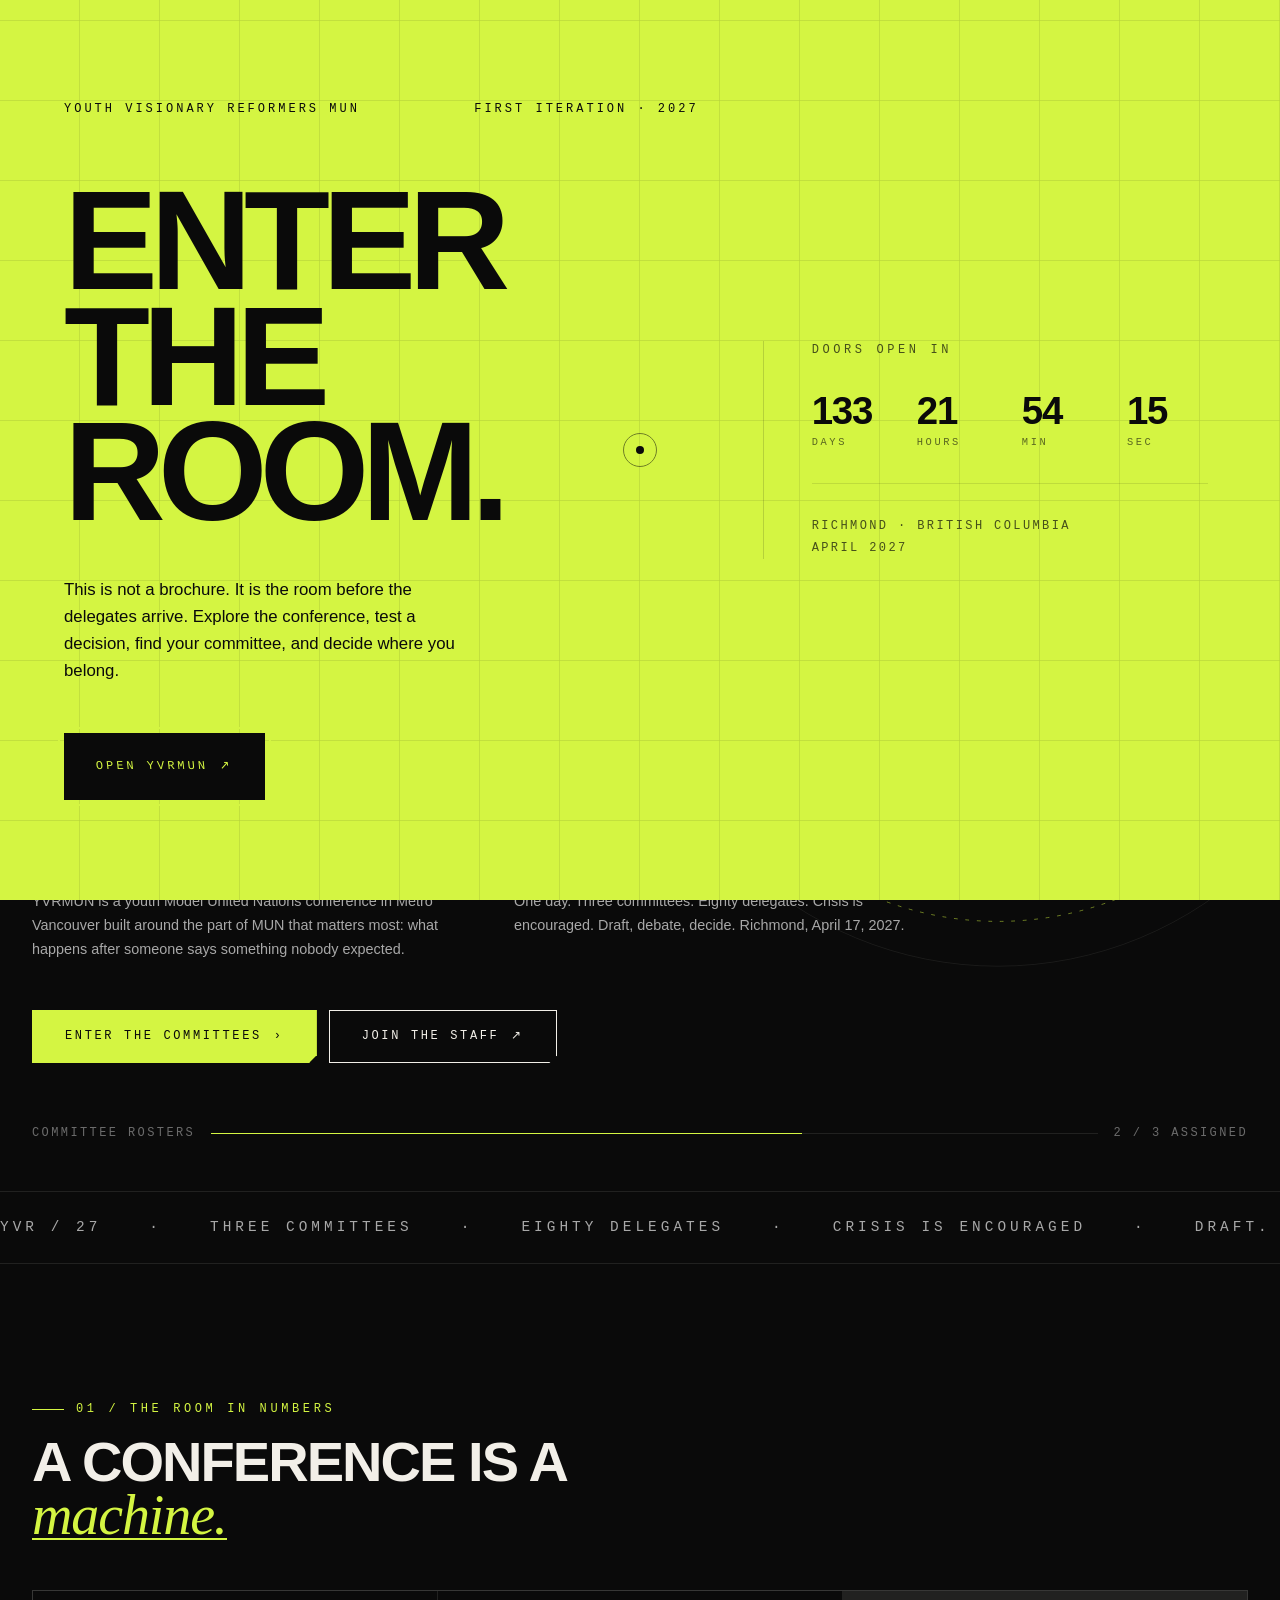
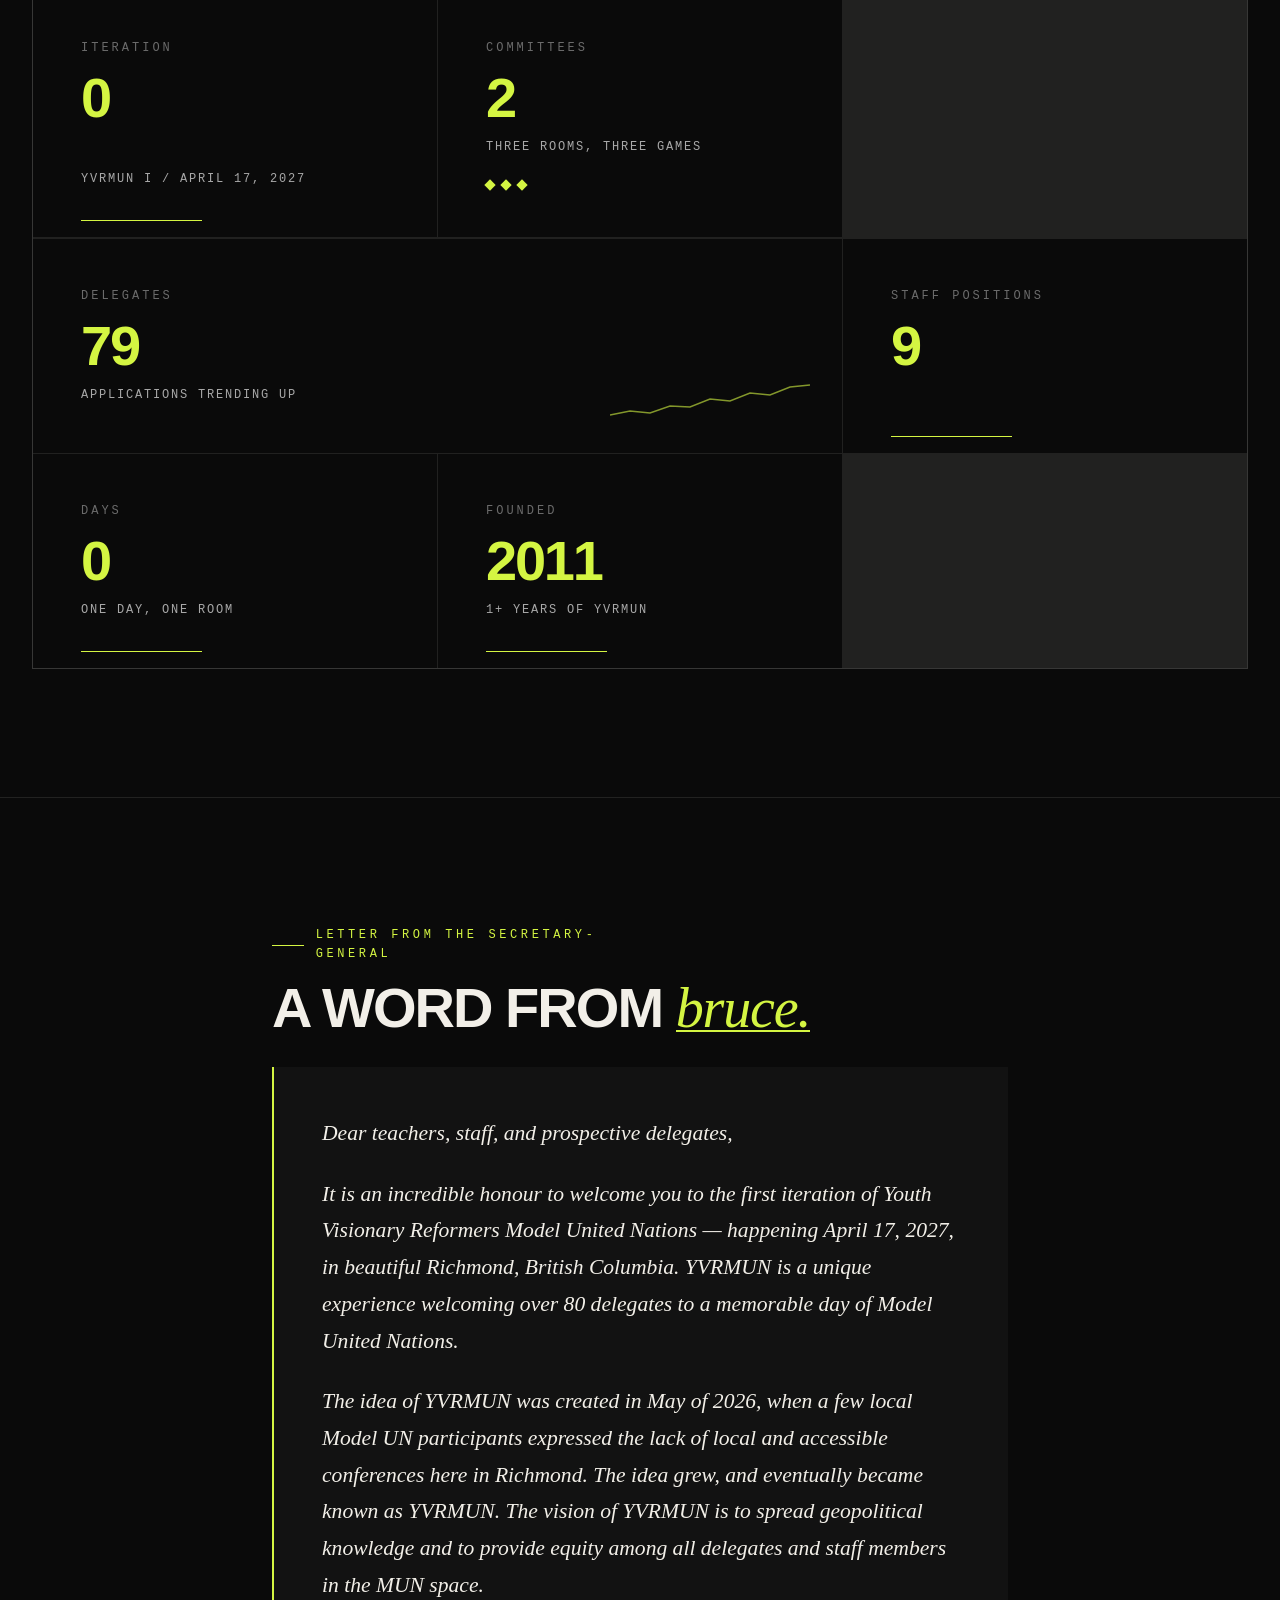
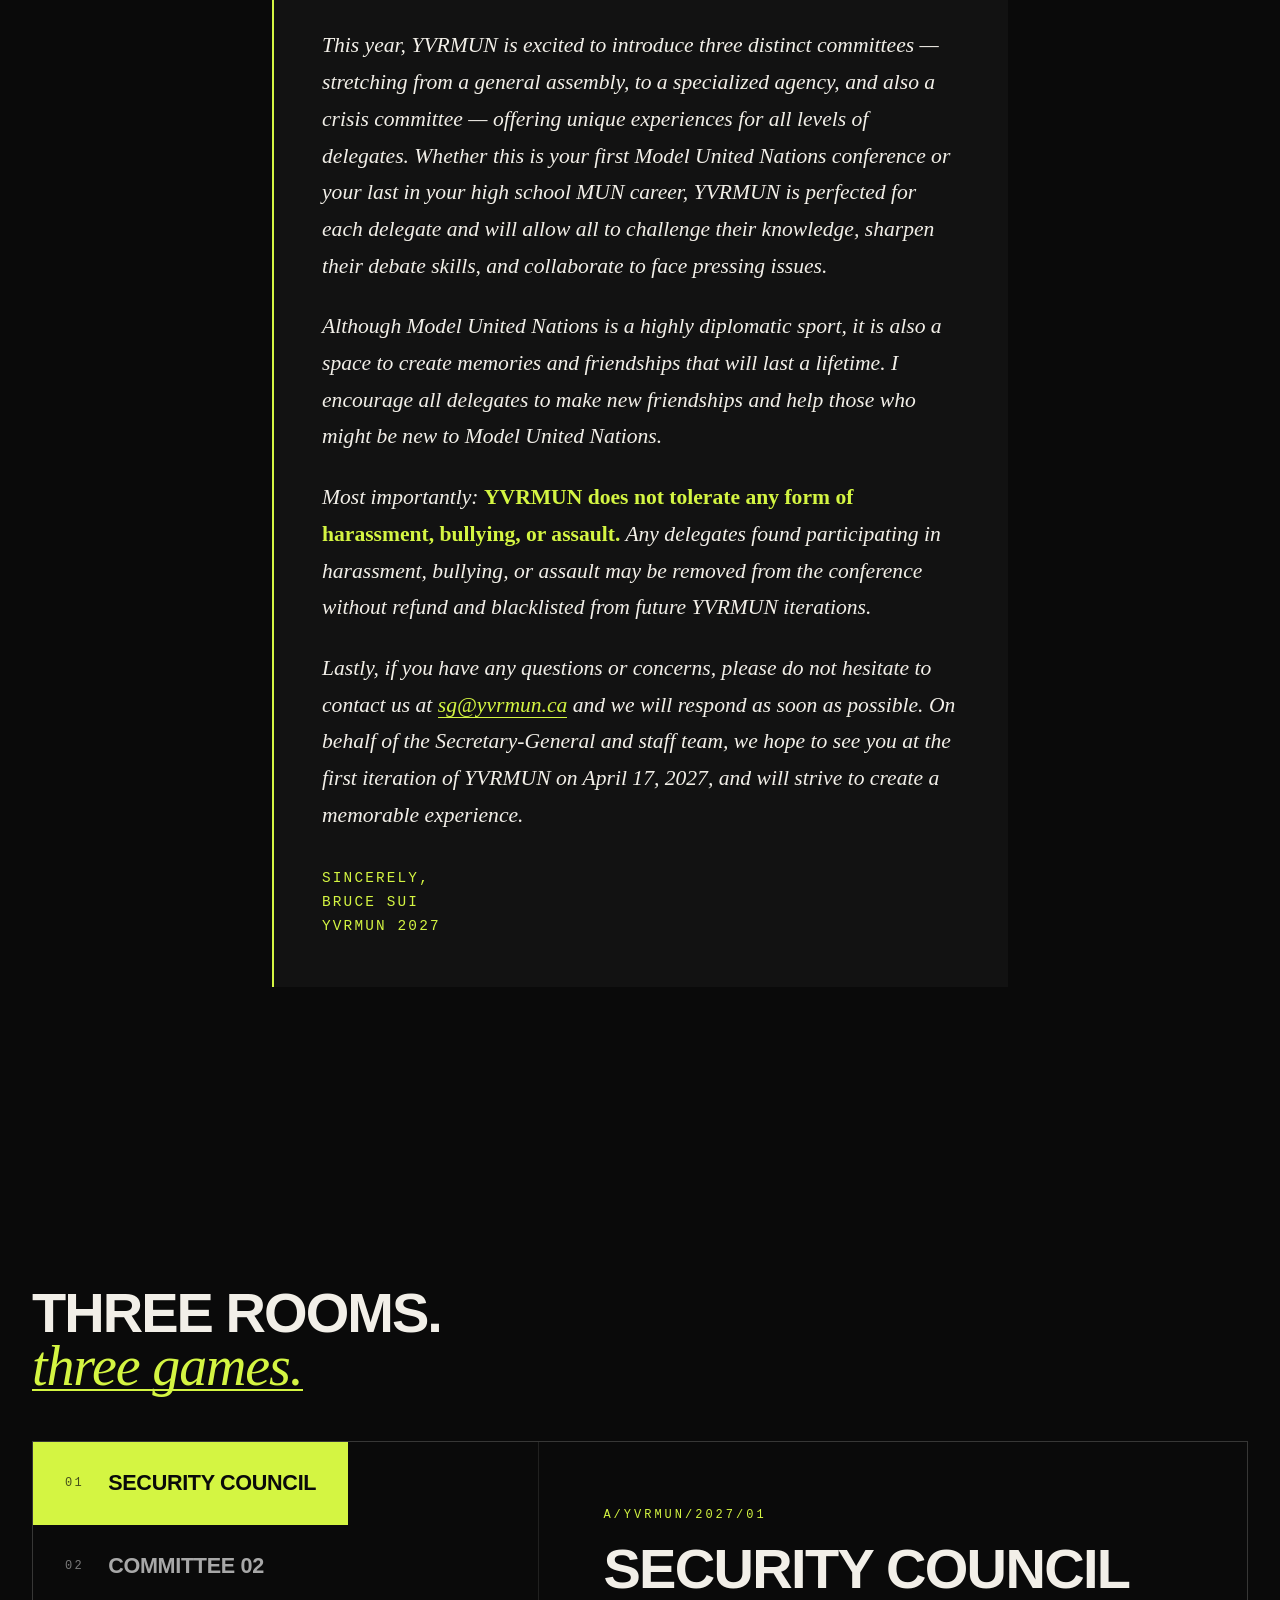
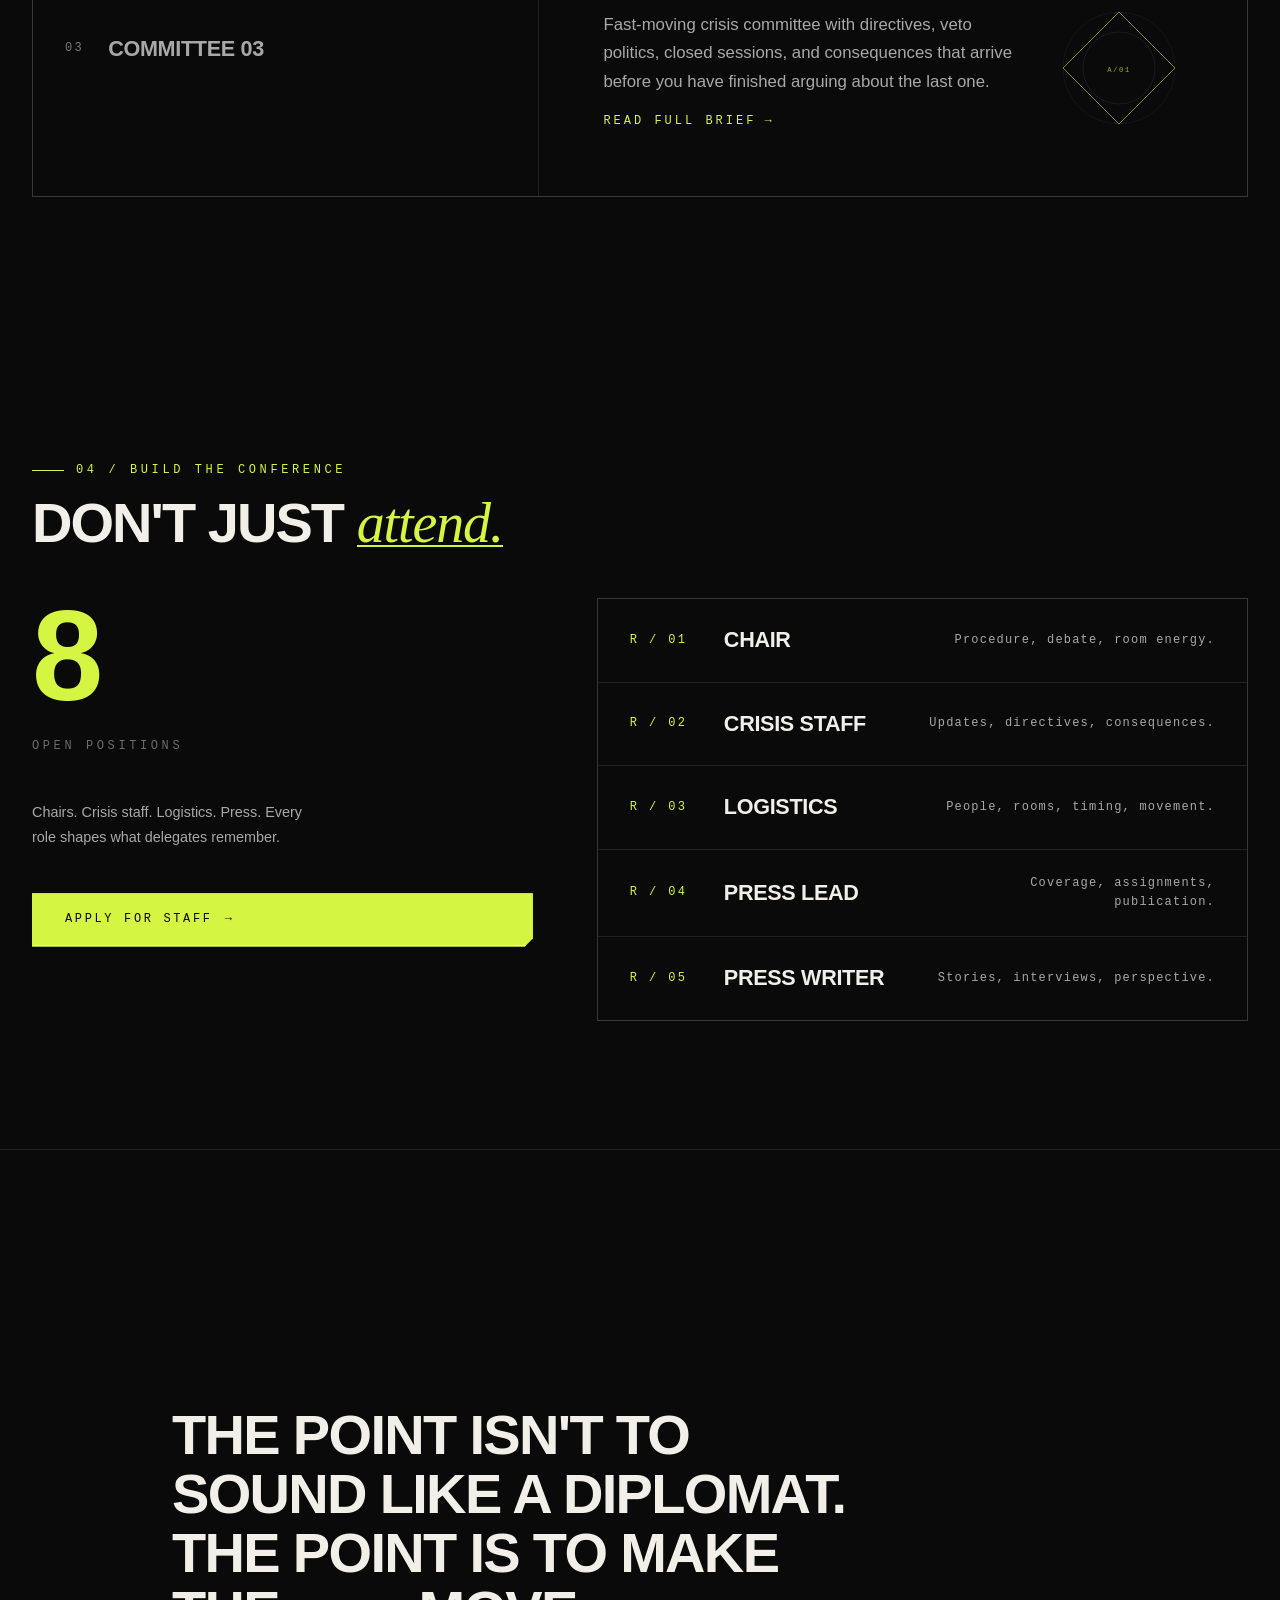
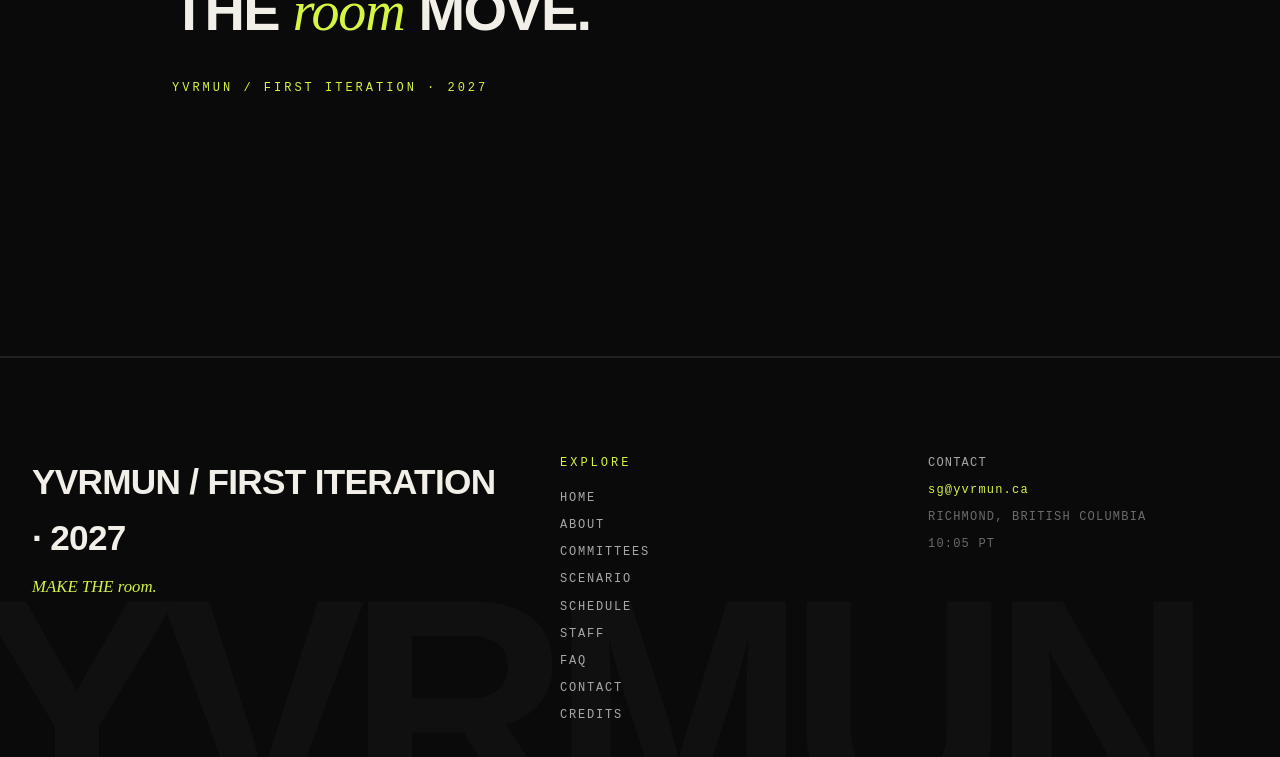
<file: index.html>
<!DOCTYPE html>
<html lang="en">
<head>
  <meta charset="UTF-8" />
  <meta name="viewport" content="width=device-width, initial-scale=1.0" />
  <title>YVRMUN — First Iteration · 2027</title>
  <link rel="icon" type="image/png" href="/images/logo.png" />
  <meta name="description" content="YVRMUN is a youth Model United Nations conference in Metro Vancouver. First Iteration takes over Richmond, BC in April 2027. Three committees. Eighty delegates." />
  <meta name="theme-color" content="#0a0a0a" />
  <meta property="og:title" content="YVRMUN — MAKE THE room." />
  <meta property="og:description" content="First Iteration · April 17, 2027. Richmond, BC. Three committees. Eighty delegates." />
  <meta property="og:type" content="website" />
  <link rel="stylesheet" href="/css/styles.css" />
  <link rel="stylesheet" href="/css/animations.css" />
</head>
<body class="has-lockscreen">

  <div class="lockscreen" id="lockscreen" data-feature="lockscreen">
    <div class="lockscreen__grid" aria-hidden="true"></div>

    <div class="lockscreen__inner">

      <div class="lockscreen__left">
        <div class="lockscreen__top" data-lock-reveal>
          <span>Youth Visionary Reformers MUN</span>
          <span>First Iteration · 2027</span>
        </div>

        <h1 class="lockscreen__title" data-lock-split>
          <span class="lockscreen__title-line">Enter</span>
          <span class="lockscreen__title-line">the</span>
          <span class="lockscreen__title-line">room.</span>
        </h1>

        <p class="lockscreen__lede" data-lock-reveal>
          This is not a brochure. It is the room before the delegates
          arrive. Explore the conference, test a decision, find your
          committee, and decide where you belong.
        </p>

        <button type="button"
                class="lockscreen__enter"
                id="enter-room"
                data-lock-reveal>
          <span>Open YVRMUN</span>
          <span class="lockscreen__arrow" aria-hidden="true">↗</span>
        </button>
      </div>

      <aside class="lockscreen__right" data-lock-reveal>
        <p class="lockscreen__countdown-label">Doors open in</p>
        <div class="lockscreen__countdown" data-countdown>
          <div class="lockscreen__countdown-cell">
            <span class="lockscreen__countdown-value" data-countdown-days>000</span>
            <span class="lockscreen__countdown-key">Days</span>
          </div>
          <div class="lockscreen__countdown-cell">
            <span class="lockscreen__countdown-value" data-countdown-hours>00</span>
            <span class="lockscreen__countdown-key">Hours</span>
          </div>
          <div class="lockscreen__countdown-cell">
            <span class="lockscreen__countdown-value" data-countdown-minutes>00</span>
            <span class="lockscreen__countdown-key">Min</span>
          </div>
          <div class="lockscreen__countdown-cell">
            <span class="lockscreen__countdown-value" data-countdown-seconds>00</span>
            <span class="lockscreen__countdown-key">Sec</span>
          </div>
        </div>
        <p class="lockscreen__stamp">
          Richmond · British Columbia<br>
          April 2027
        </p>
      </aside>

    </div>
  </div>

  <header class="site-header" data-feature="header">
    <div class="site-header__inner">

      <a class="site-header__brand" href="/index.html" aria-label="YVRMUN home">
        <span class="site-header__mark" aria-hidden="true"><img src="/images/logo.png" alt="" width="34" height="34" /></span>
        <span>YVRMUN / 27</span>
      </a>

      <nav class="site-header__nav" aria-label="Primary">
        <span class="site-header__nav-pill" aria-hidden="true"></span>
        
        <a href="/index.html" class="is-active">Home</a>
        <a href="/committees.html">Committees</a>
        <a href="/scenario.html">Experience</a>
        <a href="/schedule.html">Schedule</a>
        <a href="/staff.html">Staff</a>
        <a href="/faq.html">FAQ</a>
      </nav>

      <a class="site-header__cta" href="/staff.html">Apply for Staff</a>

      <button class="site-header__toggle" aria-label="Toggle navigation" aria-expanded="false">
        <span></span><span></span><span></span>
      </button>
    </div>

    <div class="scroll-progress" aria-hidden="true">
      <div class="scroll-progress__bar" data-scroll-progress></div>
    </div>
  </header>

  <main>

    <section class="hero" aria-labelledby="hero-title">

      <div class="hero__art-bg" data-sway aria-hidden="true">
        <svg viewBox="0 0 600 600" xmlns="http://www.w3.org/2000/svg">
          <circle class="art-circle" cx="300" cy="300" r="290" />
          <circle class="art-circle" cx="300" cy="300" r="220" />
          <circle class="art-circle art-circle--inner" cx="300" cy="300" r="150" />
          <circle class="art-orbit" cx="300" cy="300" r="255" />
          <polygon class="art-diamond-dashed"
                   points="300,200 400,300 300,400 200,300" />
          <polygon class="art-diamond"
                   points="300,150 450,300 300,450 150,300" />
          <text class="art-label" x="300" y="305" text-anchor="middle">
            YVR / 27
          </text>
          <circle class="art-dot" cx="300" cy="80" r="4" />
          <circle class="art-dot" cx="300" cy="300" r="4" />
        </svg>
      </div>

      <div class="hero__inner">
        <p class="hero__kicker" data-reveal>First Iteration · April 17, 2027</p>

        <h1 class="hero__title" id="hero-title">
          <span class="hero__title-line" data-split>MAKE</span>
          <span class="hero__title-line" data-split>THE</span>
          <span class="hero__title-line">
            <span class="hero__title-accent" data-split>room.</span>
          </span>
        </h1>

        <div class="hero__grid">
          <div class="hero__col" data-reveal>
            <h3>The point</h3>
            <p>
              YVRMUN is a youth Model United Nations conference in Metro
              Vancouver built around the part of MUN that matters most:
              what happens after someone says something nobody expected.
            </p>
          </div>
          <div class="hero__col" data-reveal>
            <h3>The plan</h3>
            <p>
              One day. Three committees. Eighty delegates. Crisis is
              encouraged. Draft, debate, decide. Richmond, April 17, 2027.
            </p>
          </div>
        </div>

        <div class="hero__cta" data-reveal>
          <a class="btn btn--primary" href="/committees.html">
            Enter the committees <span aria-hidden="true">›</span>
          </a>
          <a class="btn btn--ghost" href="/staff.html">
            Join the staff <span aria-hidden="true">↗</span>
          </a>
        </div>
      </div>

      <div class="hero__progress" data-reveal>
        <span>Committee rosters</span>
        <span class="hero__progress-bar"><span class="hero__progress-fill"></span></span>
        <span>2 / 3 assigned</span>
      </div>

    </section>

    <div class="marquee" aria-hidden="true">
      <div class="marquee__track">
        <span>YVR / 27</span><span>·</span>
        <span>Three committees</span><span>·</span>
        <span>Eighty delegates</span><span>·</span>
        <span>Crisis is encouraged</span><span>·</span>
        <span>Draft. Debate. Decide.</span><span>·</span>
        <span>Richmond · April 17, 2027</span><span>·</span>
        <span>YVR / 27</span><span>·</span>
        <span>Three committees</span><span>·</span>
        <span>Eighty delegates</span><span>·</span>
        <span>Crisis is encouraged</span><span>·</span>
        <span>Draft. Debate. Decide.</span><span>·</span>
        <span>Richmond · April 17, 2027</span><span>·</span>
      </div>
    </div>

    <section class="section" id="numbers" aria-labelledby="numbers-title">
      <div class="section__inner">

        <p class="section__label" data-reveal>01 / THE ROOM IN NUMBERS</p>
        <h2 class="section__title" id="numbers-title" data-reveal>
          A conference is a <span class="section__title-accent">machine.</span>
        </h2>

        <div class="dashboard">

          <div class="dash-tile" data-reveal>
            <p class="dash-tile__label">Iteration</p>
            <p class="dash-tile__value" data-count="1">1</p>
            <p class="dash-tile__note">YVRMUN I / April 17, 2027</p>
            <span class="dash-tile__tick"></span>
          </div>

          <div class="dash-tile" data-reveal>
            <p class="dash-tile__label">Committees</p>
            <p class="dash-tile__value" data-count="3">3</p>
            <p class="dash-tile__note">Three rooms, three games</p>
            <div class="dash-tile__dots" aria-hidden="true">
              <span></span><span></span><span></span>
            </div>
          </div>

          <div class="dash-tile dash-tile--wide" data-reveal>
            <p class="dash-tile__label">Delegates</p>
            <p class="dash-tile__value" data-count="80" data-suffix="+">80+</p>
            <p class="dash-tile__note">Applications trending up</p>
            <svg class="dash-tile__sparkline" viewBox="0 0 200 40" preserveAspectRatio="none" aria-hidden="true">
              <polyline points="0,34 20,30 40,32 60,25 80,26 100,18 120,20 140,12 160,14 180,6 200,4"
                        fill="none" stroke="currentColor" stroke-width="1.5" />
            </svg>
          </div>

          <div class="dash-tile" data-reveal>
            <p class="dash-tile__label">Staff positions</p>
            <p class="dash-tile__value" data-count="10" data-suffix="+">10+</p>
            <p class="dash-tile__note"></p>
            <span class="dash-tile__tick"></span>
          </div>

          <div class="dash-tile" data-reveal>
            <p class="dash-tile__label">Days</p>
            <p class="dash-tile__value" data-count="1">1</p>
            <p class="dash-tile__note">One day, one room</p>
            <span class="dash-tile__tick"></span>
          </div>

          <div class="dash-tile" data-reveal>
            <p class="dash-tile__label">Founded</p>
            <p class="dash-tile__value" data-count="2026">2026</p>
            <p class="dash-tile__note">1+ years of YVRMUN</p>
            <span class="dash-tile__tick"></span>
          </div>

        </div>
      </div>
    </section>

    
    
    <section class="section section--letter" aria-labelledby="letter-title">
      <div class="section__inner section__inner--narrow">

        <p class="section__label" data-reveal>Letter from the Secretary-General</p>

        <h2 class="section__title" id="letter-title" data-reveal>
          A word from <span class="section__title-accent">Bruce.</span>
        </h2>

        <div class="letter" data-reveal>
          <p>
            Dear teachers, staff, and prospective delegates,
          </p>
          <p>
            It is an incredible honour to welcome you to the first iteration of Youth Visionary Reformers Model United Nations — happening April 17, 2027, in beautiful Richmond, British Columbia. YVRMUN is a unique experience welcoming over 80 delegates to a memorable day of Model United Nations.
          </p>
          <p>
            The idea of YVRMUN was created in May of 2026, when a few local Model UN participants expressed the lack of local and accessible conferences here in Richmond. The idea grew, and eventually became known as YVRMUN. The vision of YVRMUN is to spread geopolitical knowledge and to provide equity among all delegates and staff members in the MUN space.
          </p>
          <p>
            This year, YVRMUN is excited to introduce three distinct committees — stretching from a general assembly, to a specialized agency, and also a crisis committee — offering unique experiences for all levels of delegates. Whether this is your first Model United Nations conference or your last in your high school MUN career, YVRMUN is perfected for each delegate and will allow all to challenge their knowledge, sharpen their debate skills, and collaborate to face pressing issues.
          </p>
          <p>
            Although Model United Nations is a highly diplomatic sport, it is also a space to create memories and friendships that will last a lifetime. I encourage all delegates to make new friendships and help those who might be new to Model United Nations.
          </p>
          <p>
            Most importantly: <strong>YVRMUN does not tolerate any form of harassment, bullying, or assault.</strong> Any delegates found participating in harassment, bullying, or assault may be removed from the conference without refund and blacklisted from future YVRMUN iterations.
          </p>
          <p>
            Lastly, if you have any questions or concerns, please do not hesitate to contact us at <a href="mailto:sg@yvrmun.ca">sg@yvrmun.ca</a> and we will respond as soon as possible. On behalf of the Secretary-General and staff team, we hope to see you at the first iteration of YVRMUN on April 17, 2027, and will strive to create a memorable experience.
          </p>
          <p class="letter__sign">
            Sincerely,<br>
            Bruce Sui<br>
            YVRMUN 2027
          </p>
        </div>

      </div>
    </section>

    <section class="section" id="committees" aria-labelledby="committees-title">
      <div class="section__inner">

        <p class="section__label" data-reveal>03 / CHOOSE YOUR ROOM</p>
        <h2 class="section__title" id="committees-title" data-reveal>
          Three rooms. <span class="section__title-accent">Three games.</span>
        </h2>

        <div class="room-selector" data-feature="room-selector">

          <ul class="room-list" role="tablist">
            <li>
              <button type="button" class="room-list__item is-active" data-room="01">
                <span class="room-list__num">01</span>
                <span class="room-list__name">Security Council</span>
              </button>
            </li>
            <li>
              <button type="button" class="room-list__item" data-room="02">
                <span class="room-list__num">02</span>
                <span class="room-list__name">Committee 02</span>
              </button>
            </li>
            <li>
              <button type="button" class="room-list__item" data-room="03">
                <span class="room-list__num">03</span>
                <span class="room-list__name">Committee 03</span>
              </button>
            </li>
          </ul>

          <div class="room-preview">
            <p class="room-preview__code" data-room-code>A/YVRMUN/2027/01</p>
            <h3 class="room-preview__title" data-room-title>Security Council</h3>
            <p class="room-preview__desc" data-room-desc>
              Fast-moving crisis committee with directives, veto politics,
              closed sessions, and consequences that arrive before you have
              finished arguing about the last one.
            </p>
            <a class="room-preview__cta" href="/committees.html">
              Read full brief <span aria-hidden="true">→</span>
            </a>

            <div class="room-preview__diagram" aria-hidden="true">
              <svg viewBox="0 0 200 200">
                <circle cx="100" cy="100" r="70" fill="none"
                        stroke="rgba(242,239,232,0.18)" stroke-width="0.5"/>
                <circle cx="100" cy="100" r="45" fill="none"
                        stroke="rgba(242,239,232,0.25)" stroke-width="0.5"/>
                <polygon points="100,30 170,100 100,170 30,100"
                         fill="none" stroke="currentColor" stroke-width="1"/>
                <text x="100" y="105" text-anchor="middle"
                      font-family="ui-monospace, monospace" font-size="9"
                      fill="currentColor" letter-spacing="2">A/01</text>
              </svg>
            </div>
          </div>

        </div>
      </div>
    </section>

    <section class="section section--dark" id="staff-cta" aria-labelledby="staff-cta-title">
      <div class="section__inner">

        <p class="section__label" data-reveal>04 / BUILD THE CONFERENCE</p>
        <h2 class="section__title" id="staff-cta-title" data-reveal>
          Don't just <span class="section__title-accent">attend.</span>
        </h2>

        <div class="staff-cta">

          <div class="staff-cta__big" data-reveal>
            <p class="staff-cta__number" data-count="10" data-suffix="+">10+</p>
            <p class="staff-cta__number-label">Open positions</p>
            <p class="staff-cta__sub">Chairs. Crisis staff. Logistics. Press. Every role shapes what delegates remember.</p>
            <a class="btn btn--primary staff-cta__btn" href="/staff.html">
              Apply for staff <span aria-hidden="true">→</span>
            </a>
          </div>

          <ul class="staff-roles" data-feature="staff-roles">
            <li>
              <button type="button" class="staff-role" data-role="chair">
                <span class="staff-role__num">R / 01</span>
                <span class="staff-role__name">Chair</span>
                <span class="staff-role__desc">Procedure, debate, room energy.</span>
              </button>
            </li>
            <li>
              <button type="button" class="staff-role" data-role="crisis">
                <span class="staff-role__num">R / 02</span>
                <span class="staff-role__name">Crisis Staff</span>
                <span class="staff-role__desc">Updates, directives, consequences.</span>
              </button>
            </li>
            <li>
              <button type="button" class="staff-role" data-role="logistics">
                <span class="staff-role__num">R / 03</span>
                <span class="staff-role__name">Logistics</span>
                <span class="staff-role__desc">People, rooms, timing, movement.</span>
              </button>
            </li>
            <li>
              <button type="button" class="staff-role" data-role="press-lead">
                <span class="staff-role__num">R / 04</span>
                <span class="staff-role__name">Press Lead</span>
                <span class="staff-role__desc">Coverage, assignments, publication.</span>
              </button>
            </li>
            <li>
              <button type="button" class="staff-role" data-role="press-writer">
                <span class="staff-role__num">R / 05</span>
                <span class="staff-role__name">Press Writer</span>
                <span class="staff-role__desc">Stories, interviews, perspective.</span>
              </button>
            </li>
          </ul>

        </div>
      </div>
    </section>

    <section class="pull-quote-section">
      <blockquote class="pull-quote" data-reveal>
        <p>
          The point isn't to sound like a diplomat. The point is to make
          the <span class="pull-quote__accent">room</span> move.
        </p>
        <cite>YVRMUN / First Iteration · 2027</cite>
      </blockquote>
    </section>

  </main>

  <footer class="site-footer">
    <div class="site-footer__watermark" aria-hidden="true">YVRMUN</div>

    <div class="site-footer__inner">

      <div class="site-footer__brand-block">
        <p class="site-footer__brand">YVRMUN / First Iteration · 2027</p>
        <p class="site-footer__tagline">MAKE THE room.</p>
      </div>

      <div class="site-footer__links-block">
        <p class="site-footer__heading">Explore</p>
        <ul class="site-footer__links">
          <li><a href="/index.html">Home</a></li>
          <li><a href="/about.html">About</a></li>
          <li><a href="/committees.html">Committees</a></li>
          <li><a href="/scenario.html">Scenario</a></li>
          <li><a href="/schedule.html">Schedule</a></li>
          <li><a href="/staff.html">Staff</a></li>
          <li><a href="/faq.html">FAQ</a></li>
          <li><a href="/contact.html">Contact</a></li>
          <li><a href="/credits.html">Credits</a></li>
        </ul>
      </div>

      <div class="site-footer__contact-block">
        <p class="site-footer__heading">Contact</p>
        <p><a href="mailto:sg@yvrmun.ca">sg@yvrmun.ca</a></p>
        <p class="site-footer__location">Richmond, British Columbia</p>
        <p class="site-footer__clock" data-clock>--:-- PT</p>
      </div>

    </div>

  </footer>

  <button class="back-to-top" aria-label="Back to top" data-back-to-top>
    <span aria-hidden="true">↑</span>
  </button>

  <div class="cursor-dot" aria-hidden="true"></div>
  <div class="cursor-ring" aria-hidden="true"></div>
  <div class="cursor-corners" aria-hidden="true">
    <span></span><span></span><span></span><span></span>
  </div>

  <script src="/js/config.js"></script>
  <script src="/js/main.js"></script>
  <script src="/js/lockscreen.js"></script>
  <script src="/js/animations.js"></script>
</body>
</html>
</file>
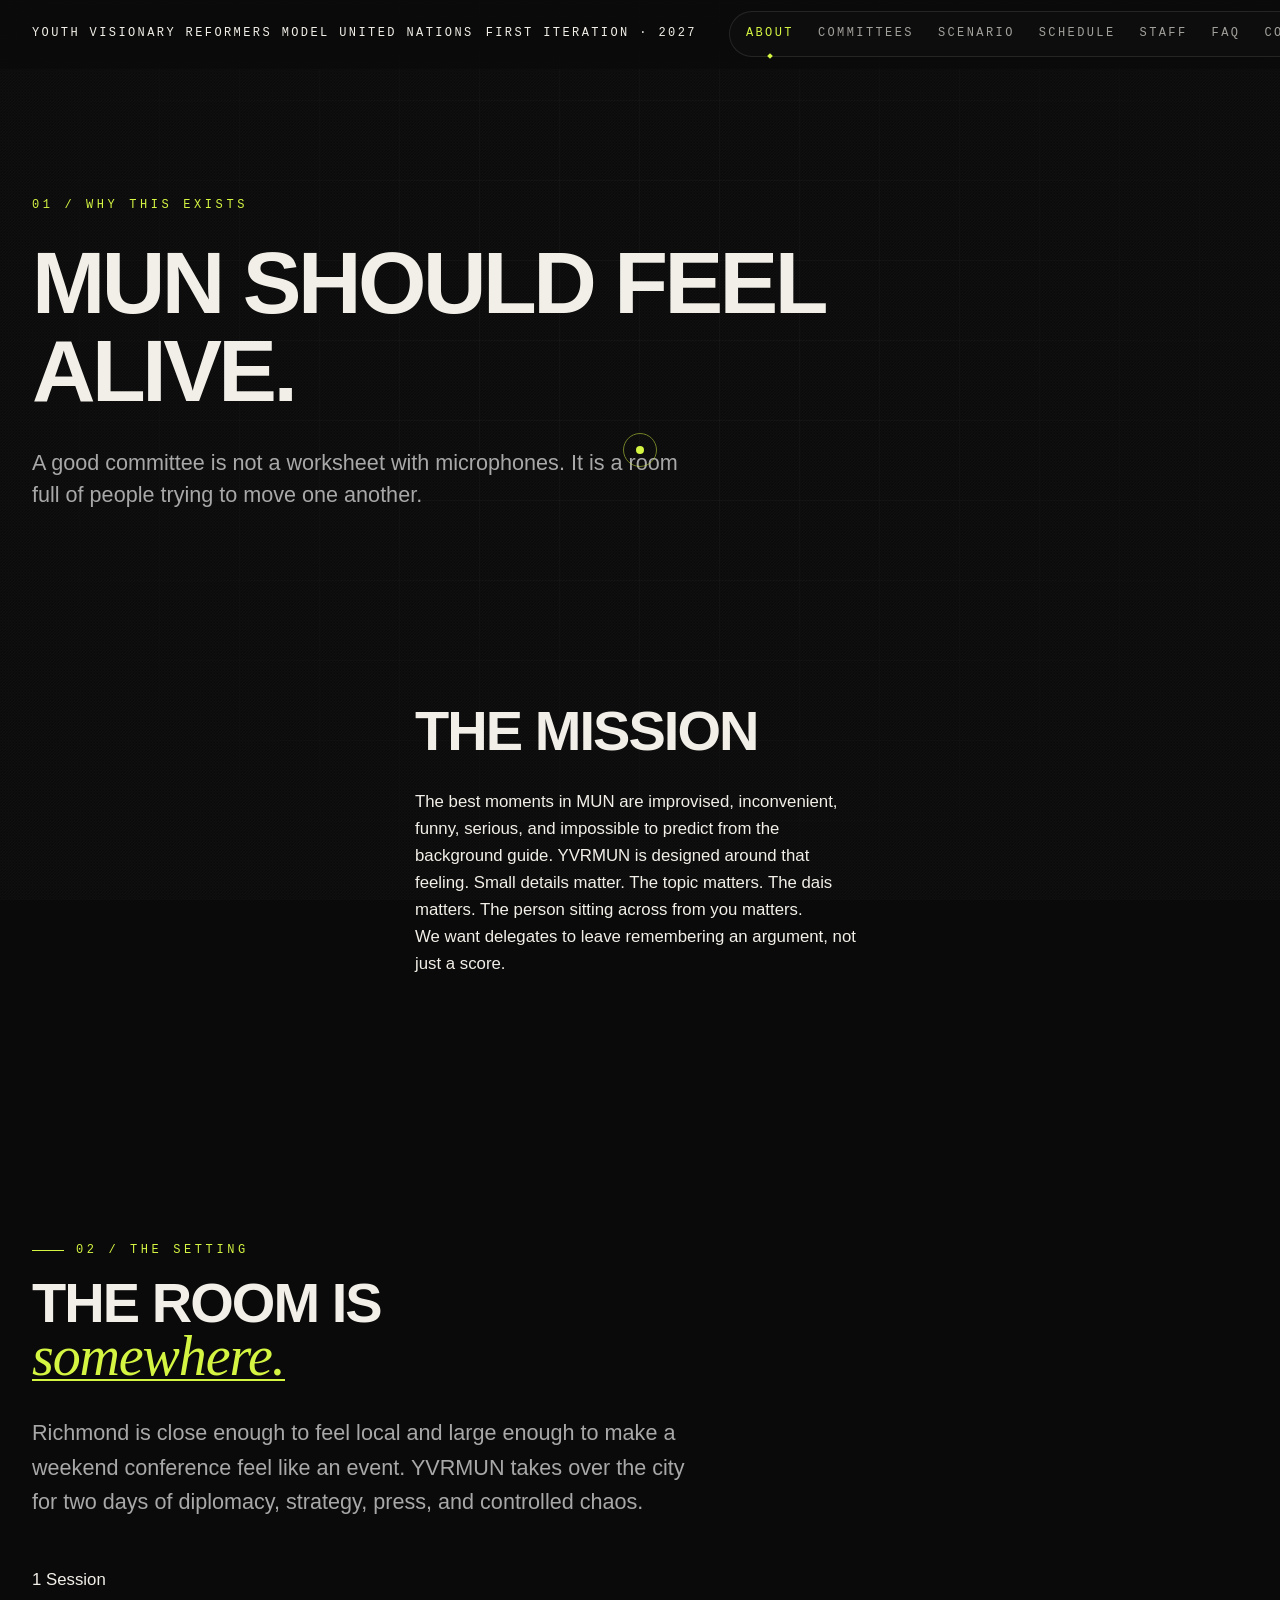
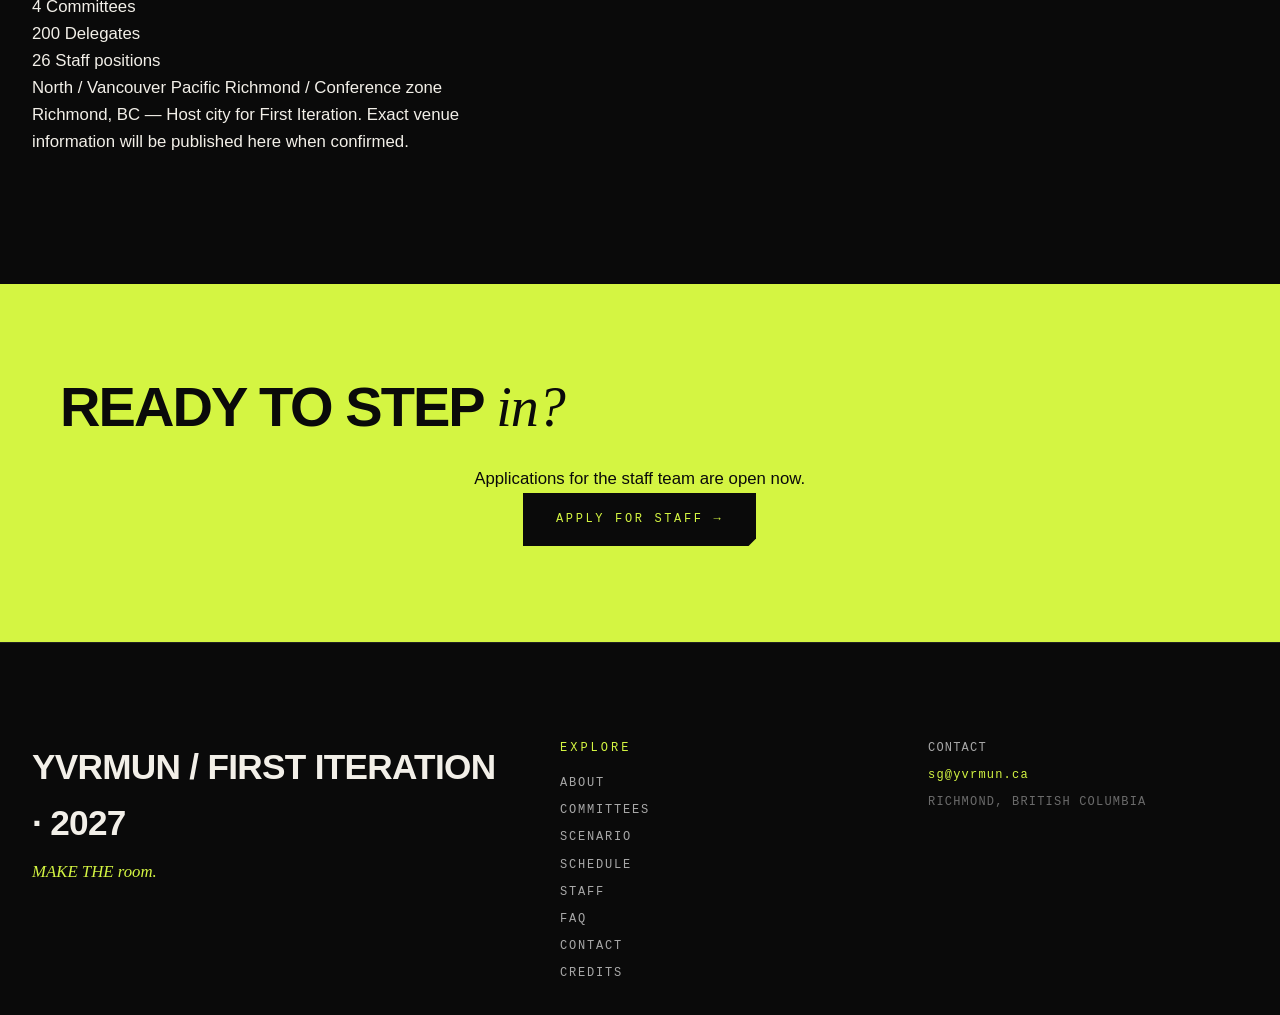
<file: about.html>
<!DOCTYPE html>
<html lang="en">
<head>
  <meta charset="UTF-8" />
  <meta name="viewport" content="width=device-width, initial-scale=1.0" />
  <title>About — YVRMUN First Iteration · 2027</title>
  <link rel="icon" type="image/png" href="/images/logo.png" />
  <meta name="description" content="Why YVRMUN exists, what makes it different, and where First Iteration takes place. A youth Model UN conference in Richmond, BC — April 2027." />
  <meta name="theme-color" content="#0a0a0a" />
  <link rel="stylesheet" href="/css/styles.css" />
  <link rel="stylesheet" href="/css/animations.css" />
</head>
<body>

  <header class="site-header" data-feature="header">
    <div class="site-header__inner">
      <a class="site-header__brand" href="/index.html" aria-label="YVRMUN home">
        <span class="site-header__org">Youth Visionary Reformers Model United Nations</span>
        <span class="site-header__session">First Iteration · 2027</span>
      </a>
      <nav class="site-header__nav" aria-label="Primary">
        <span class="site-header__nav-pill" aria-hidden="true"></span>
        <a href="/about.html" class="is-active">About</a>
        <a href="/committees.html">Committees</a>
        <a href="/scenario.html">Scenario</a>
        <a href="/schedule.html">Schedule</a>
        <a href="/staff.html">Staff</a>
        <a href="/faq.html">FAQ</a>
        <a href="/contact.html">Contact</a>
      </nav>
      <a class="site-header__cta" href="/staff.html">ENTER THE ROOM.</a>
      <button class="site-header__toggle" aria-label="Toggle navigation" aria-expanded="false">
        <span></span><span></span><span></span>
      </button>
    </div>
    <div class="scroll-progress" aria-hidden="true">
      <div class="scroll-progress__bar" data-scroll-progress></div>
    </div>
  </header>

  <main>

    <section class="page-hero" aria-labelledby="page-title">
      <div class="page-hero__inner">
        <p class="page-hero__kicker" data-reveal>01 / WHY THIS EXISTS</p>
        <h1 class="page-hero__title" id="page-title" data-split>
          MUN should feel <span class="page-hero__accent">alive.</span>
        </h1>
        <p class="page-hero__lede" data-reveal>
          A good committee is not a worksheet with microphones. It is a room
          full of people trying to move one another.
        </p>
      </div>
    </section>

    <section class="section" aria-labelledby="why-title">
      <div class="section__inner section__inner--prose">
        <h2 class="section__title section__title--left" id="why-title" data-reveal>The mission</h2>
        <p data-reveal>
          The best moments in MUN are improvised, inconvenient, funny,
          serious, and impossible to predict from the background guide.
          YVRMUN is designed around that feeling. Small details matter.
          The topic matters. The dais matters. The person sitting across
          from you matters.
        </p>
        <p data-reveal>
          We want delegates to leave remembering an argument, not just
          a score.
        </p>
      </div>
    </section>

    <section class="section section--dark" aria-labelledby="setting-title">
      <div class="section__inner">
        <p class="section__label" data-scramble>02 / THE SETTING</p>
        <h2 class="section__title" id="setting-title" data-reveal>
          The room is <span class="section__title-accent">somewhere.</span>
        </h2>
        <p class="section__body" data-reveal>
          Richmond is close enough to feel local and large enough to make
          a weekend conference feel like an event. YVRMUN takes over the
          city for two days of diplomacy, strategy, press, and controlled
          chaos.
        </p>

        <div class="setting-grid">
          <div class="setting-grid__stats">
            <div class="stat" data-count="2">
              <span class="stat__value">0</span>
              <span class="stat__label">Session</span>
            </div>
            <div class="stat" data-count="6">
              <span class="stat__value">0</span>
              <span class="stat__label">Committees</span>
            </div>
            <div class="stat" data-count="300" data-suffix="+">
              <span class="stat__value">0</span>
              <span class="stat__label">Delegates</span>
            </div>
            <div class="stat" data-count="40">
              <span class="stat__value">0</span>
              <span class="stat__label">Staff positions</span>
            </div>
          </div>

          <div class="location-map" aria-label="Location overview">
            <span class="location-map__north">North / Vancouver</span>
            <span class="location-map__pacific">Pacific</span>
            <span class="location-map__zone">Richmond / Conference zone</span>
          </div>
        </div>

        <p class="section__note" data-reveal>
          Richmond, BC — Host city for First Iteration.
          Exact venue information will be published here when confirmed.
        </p>
      </div>
    </section>

    <section class="section section--cta">
      <div class="section__inner section__inner--center">
        <h2 class="section__title" data-reveal>
          Ready to step <span class="section__title-accent">in?</span>
        </h2>
        <p data-reveal>Applications for the staff team are open now.</p>
        <a class="btn btn--primary" href="/staff.html" data-reveal>Apply for staff →</a>
      </div>
    </section>

  </main>

  <footer class="site-footer">
    <div class="site-footer__inner">
      <div class="site-footer__brand-block">
        <p class="site-footer__brand">YVRMUN / First Iteration · 2027</p>
        <p class="site-footer__tagline">MAKE THE room.</p>
      </div>
      <div class="site-footer__links-block">
        <p class="site-footer__heading">Explore</p>
        <ul class="site-footer__links">
          <li><a href="/about.html">About</a></li>
          <li><a href="/committees.html">Committees</a></li>
          <li><a href="/scenario.html">Scenario</a></li>
          <li><a href="/schedule.html">Schedule</a></li>
          <li><a href="/staff.html">Staff</a></li>
          <li><a href="/faq.html">FAQ</a></li>
          <li><a href="/contact.html">Contact</a></li>
          <li><a href="/credits.html">Credits</a></li>
        </ul>
      </div>
      <div class="site-footer__contact-block">
        <p class="site-footer__heading">Contact</p>
        <p><a href="mailto:sg@yvrmun.ca">sg@yvrmun.ca</a></p>
        <p class="site-footer__location">Richmond, British Columbia</p>
      </div>
    </div>
  </footer>

  <button class="back-to-top" aria-label="Back to top" data-back-to-top>
    <span aria-hidden="true">↑</span>
  </button>

  <script src="/js/config.js"></script>
  <script src="/js/main.js"></script>
  <script src="/js/animations.js"></script>
  <div class="cursor-dot" aria-hidden="true"></div>
  <div class="cursor-ring" aria-hidden="true"></div>
  <div class="cursor-corners" aria-hidden="true">
    <span></span><span></span><span></span><span></span>
  </div>

</body>
</html>
</file>
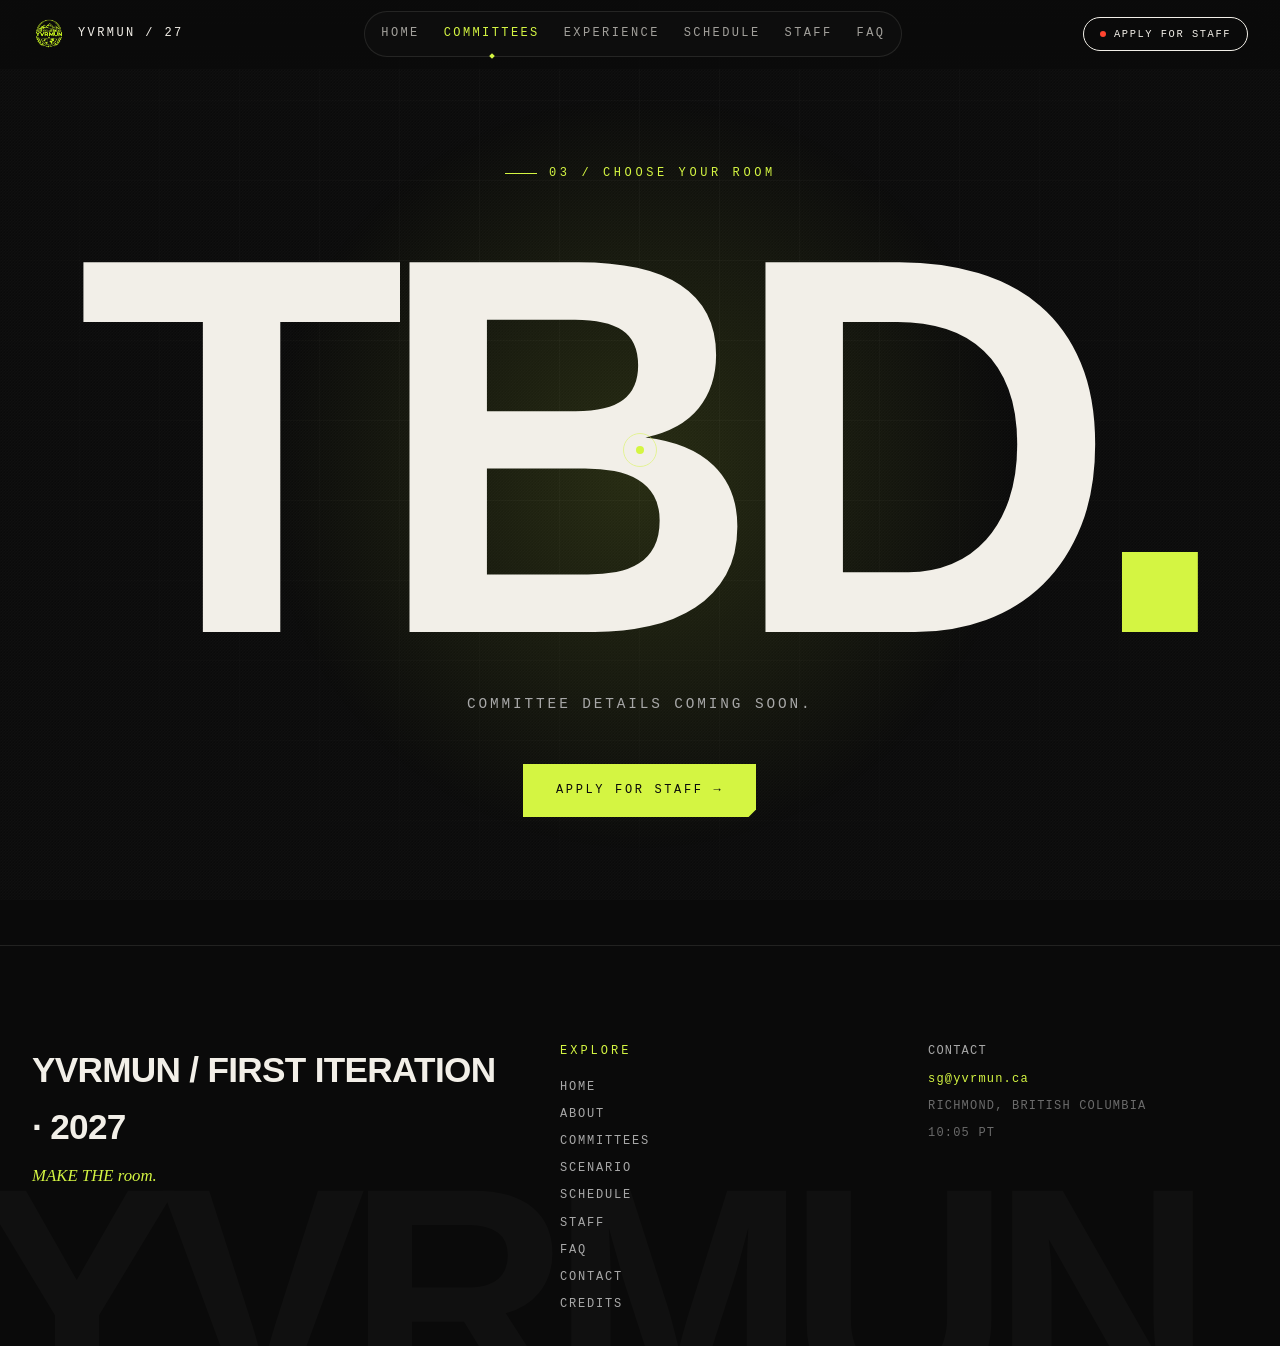
<file: committees.html>
<!DOCTYPE html>
<html lang="en">
<head>
  <meta charset="UTF-8" />
  <meta name="viewport" content="width=device-width, initial-scale=1.0" />
  <title>Committees — YVRMUN First Iteration · 2027</title>
  <link rel="icon" type="image/png" href="/images/logo.png" />
  <meta name="description" content="Committees for YVRMUN First Iteration — coming soon." />
  <meta name="theme-color" content="#0a0a0a" />
  <link rel="stylesheet" href="/css/styles.css" />
  <link rel="stylesheet" href="/css/animations.css" />
</head>
<body>

  <header class="site-header" data-feature="header">
    <div class="site-header__inner">
      <a class="site-header__brand" href="/index.html" aria-label="YVRMUN home">
        <span class="site-header__mark" aria-hidden="true"><img src="/images/logo.png" alt="" width="34" height="34" /></span>
        <span>YVRMUN / 27</span>
      </a>
      <nav class="site-header__nav" aria-label="Primary">
        <span class="site-header__nav-pill" aria-hidden="true"></span>
        
        <a href="/index.html">Home</a>
        <a href="/committees.html" class="is-active">Committees</a>
        <a href="/scenario.html">Experience</a>
        <a href="/schedule.html">Schedule</a>
        <a href="/staff.html">Staff</a>
        <a href="/faq.html">FAQ</a>
      </nav>
      <a class="site-header__cta" href="/staff.html">Apply for Staff</a>
      <button class="site-header__toggle" aria-label="Toggle navigation" aria-expanded="false">
        <span></span><span></span><span></span>
      </button>
    </div>
    <div class="scroll-progress" aria-hidden="true">
      <div class="scroll-progress__bar" data-scroll-progress></div>
    </div>
  </header>

  <main>

    <section class="section--tbd" aria-labelledby="tbd-title">
      <div class="section__inner section__inner--center">

        <p class="section__label" data-reveal>03 / CHOOSE YOUR ROOM</p>

        <h1 class="tbd" id="tbd-title" aria-label="To be determined">
          <span class="tbd__letter" aria-hidden="true">T</span>
          <span class="tbd__letter" aria-hidden="true">B</span>
          <span class="tbd__letter" aria-hidden="true">D</span>
          <span class="tbd__dot" aria-hidden="true">.</span>
        </h1>

        <p class="tbd__sub" data-reveal>
          Committee details coming soon.
        </p>

        <a class="btn btn--primary tbd__cta" href="/staff.html" data-reveal>
          Apply for staff →
        </a>

      </div>
    </section>

  </main>

  <footer class="site-footer">
    <div class="site-footer__watermark" aria-hidden="true">YVRMUN</div>

    <div class="site-footer__inner">
      <div class="site-footer__brand-block">
        <p class="site-footer__brand">YVRMUN / First Iteration · 2027</p>
        <p class="site-footer__tagline">MAKE THE room.</p>
      </div>
      <div class="site-footer__links-block">
        <p class="site-footer__heading">Explore</p>
        <ul class="site-footer__links">
          <li><a href="/index.html">Home</a></li>
          <li><a href="/about.html">About</a></li>
          <li><a href="/committees.html">Committees</a></li>
          <li><a href="/scenario.html">Scenario</a></li>
          <li><a href="/schedule.html">Schedule</a></li>
          <li><a href="/staff.html">Staff</a></li>
          <li><a href="/faq.html">FAQ</a></li>
          <li><a href="/contact.html">Contact</a></li>
          <li><a href="/credits.html">Credits</a></li>
        </ul>
      </div>
      <div class="site-footer__contact-block">
        <p class="site-footer__heading">Contact</p>
        <p><a href="mailto:sg@yvrmun.ca">sg@yvrmun.ca</a></p>
        <p class="site-footer__location">Richmond, British Columbia</p>
        <p class="site-footer__clock" data-clock>--:-- PT</p>
      </div>
    </div>

  </footer>

  <button class="back-to-top" aria-label="Back to top" data-back-to-top>
    <span aria-hidden="true">↑</span>
  </button>

  <div class="cursor-dot" aria-hidden="true"></div>
  <div class="cursor-ring" aria-hidden="true"></div>
  <div class="cursor-corners" aria-hidden="true">
    <span></span><span></span><span></span><span></span>
  </div>

  <script src="/js/config.js"></script>
  <script src="/js/main.js"></script>
  <script src="/js/animations.js"></script>
</body>
</html>
</file>
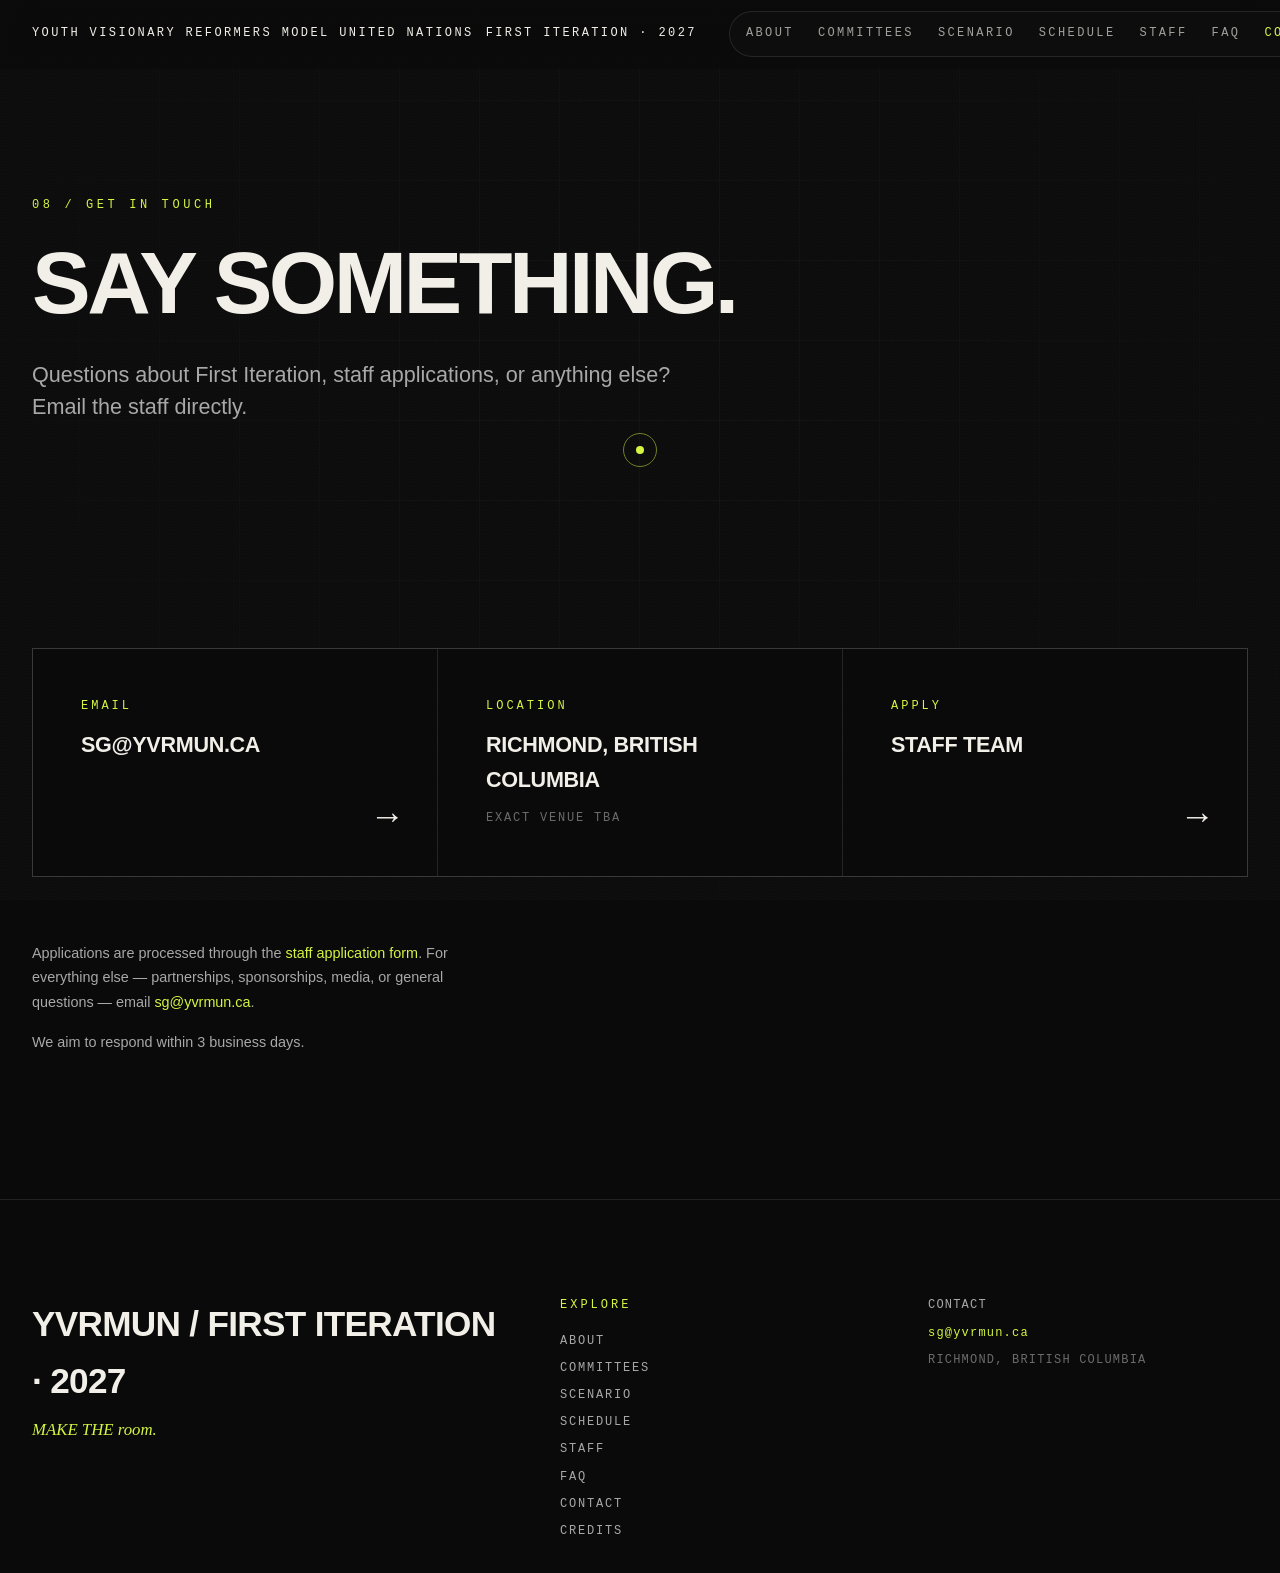
<file: contact.html>
<!DOCTYPE html>
<html lang="en">
<head>
  <meta charset="UTF-8" />
  <meta name="viewport" content="width=device-width, initial-scale=1.0" />
  <title>Contact — YVRMUN First Iteration · 2027</title>
  <link rel="icon" type="image/png" href="/images/logo.png" />
  <meta name="description" content="Get in touch with the YVRMUN staff team. Email sg@yvrmun.ca for questions about First Iteration." />
  <meta name="theme-color" content="#0a0a0a" />
  <link rel="stylesheet" href="/css/styles.css" />
  <link rel="stylesheet" href="/css/animations.css" />
</head>
<body>

  <header class="site-header" data-feature="header">
    <div class="site-header__inner">
      <a class="site-header__brand" href="/index.html" aria-label="YVRMUN home">
        <span class="site-header__org">Youth Visionary Reformers Model United Nations</span>
        <span class="site-header__session">First Iteration · 2027</span>
      </a>
      <nav class="site-header__nav" aria-label="Primary">
        <span class="site-header__nav-pill" aria-hidden="true"></span>
        <a href="/about.html">About</a>
        <a href="/committees.html">Committees</a>
        <a href="/scenario.html">Scenario</a>
        <a href="/schedule.html">Schedule</a>
        <a href="/staff.html">Staff</a>
        <a href="/faq.html">FAQ</a>
        <a href="/contact.html" class="is-active">Contact</a>
      </nav>
      <a class="site-header__cta" href="/staff.html">ENTER THE ROOM.</a>
      <button class="site-header__toggle" aria-label="Toggle navigation" aria-expanded="false">
        <span></span><span></span><span></span>
      </button>
    </div>
    <div class="scroll-progress" aria-hidden="true">
      <div class="scroll-progress__bar" data-scroll-progress></div>
    </div>
  </header>

  <main>

    <section class="page-hero" aria-labelledby="page-title">
      <div class="page-hero__inner">
        <p class="page-hero__kicker" data-reveal>08 / GET IN TOUCH</p>
        <h1 class="page-hero__title" id="page-title" data-split>
          Say <span class="page-hero__accent">something.</span>
        </h1>
        <p class="page-hero__lede" data-reveal>
          Questions about First Iteration, staff applications, or anything else?
          Email the staff directly.
        </p>
      </div>
    </section>

    <section class="section" aria-labelledby="contact-info">
      <div class="section__inner">
        <h2 class="sr-only" id="contact-info">Contact information</h2>

        <div class="contact-grid">

          <a class="contact-card" href="mailto:sg@yvrmun.ca" data-tilt>
            <span class="contact-card__label">Email</span>
            <span class="contact-card__value">sg@yvrmun.ca</span>
            <span class="contact-card__arrow" aria-hidden="true">→</span>
          </a>

          <div class="contact-card contact-card--static">
            <span class="contact-card__label">Location</span>
            <span class="contact-card__value">Richmond, British Columbia</span>
            <span class="contact-card__note">Exact venue TBA</span>
          </div>

          <a class="contact-card" href="/staff.html" data-tilt>
            <span class="contact-card__label">Apply</span>
            <span class="contact-card__value">Staff team</span>
            <span class="contact-card__arrow" aria-hidden="true">→</span>
          </a>

        </div>

        <div class="contact-note" data-reveal>
          <p>
            Applications are processed through the
            <a href="/staff.html">staff application form</a>. For everything
            else — partnerships, sponsorships, media, or general questions —
            email <a href="mailto:sg@yvrmun.ca">sg@yvrmun.ca</a>.
          </p>
          <p>
            We aim to respond within 3 business days.
          </p>
        </div>

      </div>
    </section>

  </main>

  <footer class="site-footer">
    <div class="site-footer__inner">
      <div class="site-footer__brand-block">
        <p class="site-footer__brand">YVRMUN / First Iteration · 2027</p>
        <p class="site-footer__tagline">MAKE THE room.</p>
      </div>
      <div class="site-footer__links-block">
        <p class="site-footer__heading">Explore</p>
        <ul class="site-footer__links">
          <li><a href="/about.html">About</a></li>
          <li><a href="/committees.html">Committees</a></li>
          <li><a href="/scenario.html">Scenario</a></li>
          <li><a href="/schedule.html">Schedule</a></li>
          <li><a href="/staff.html">Staff</a></li>
          <li><a href="/faq.html">FAQ</a></li>
          <li><a href="/contact.html">Contact</a></li>
          <li><a href="/credits.html">Credits</a></li>
        </ul>
      </div>
      <div class="site-footer__contact-block">
        <p class="site-footer__heading">Contact</p>
        <p><a href="mailto:sg@yvrmun.ca">sg@yvrmun.ca</a></p>
        <p class="site-footer__location">Richmond, British Columbia</p>
      </div>
    </div>
  </footer>

  <button class="back-to-top" aria-label="Back to top" data-back-to-top>
    <span aria-hidden="true">↑</span>
  </button>

  <script src="/js/config.js"></script>
  <script src="/js/main.js"></script>
  <script src="/js/animations.js"></script>
  <div class="cursor-dot" aria-hidden="true"></div>
  <div class="cursor-ring" aria-hidden="true"></div>
  <div class="cursor-corners" aria-hidden="true">
    <span></span><span></span><span></span><span></span>
  </div>

</body>
</html>
</file>
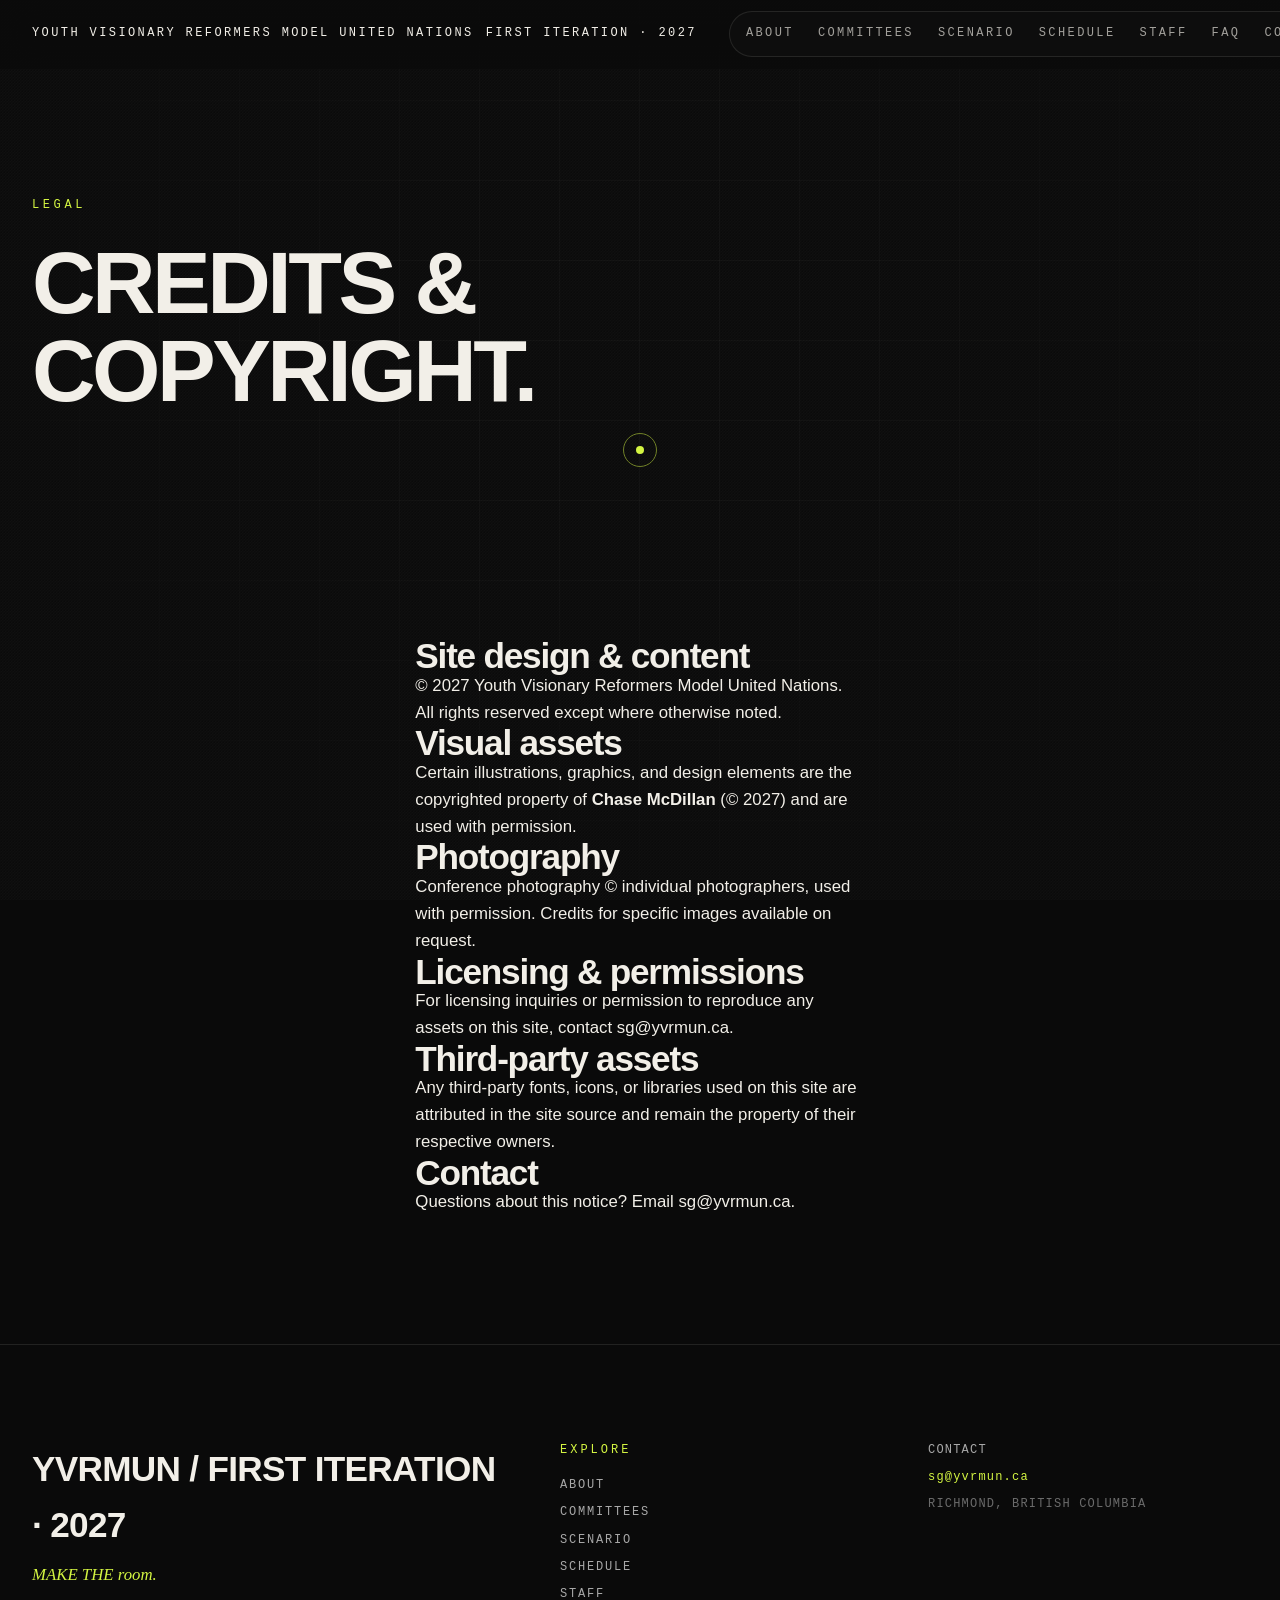
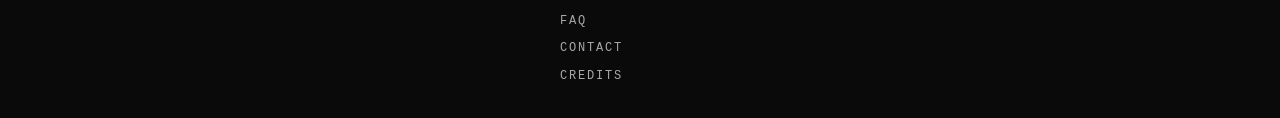
<file: credits.html>
<!DOCTYPE html>
<html lang="en">
<head>
  <meta charset="UTF-8" />
  <meta name="viewport" content="width=device-width, initial-scale=1.0" />
  <title>Credits & Copyright — YVRMUN First Iteration · 2027</title>
  <link rel="icon" type="image/png" href="/images/logo.png" />
  <meta name="description" content="Credits, copyright, and asset licensing for the YVRMUN First Iteration website." />
  <meta name="theme-color" content="#0a0a0a" />
  <link rel="stylesheet" href="/css/styles.css" />
  <link rel="stylesheet" href="/css/animations.css" />
</head>
<body>

  <header class="site-header" data-feature="header">
    <div class="site-header__inner">
      <a class="site-header__brand" href="/index.html" aria-label="YVRMUN home">
        <span class="site-header__org">Youth Visionary Reformers Model United Nations</span>
        <span class="site-header__session">First Iteration · 2027</span>
      </a>
      <nav class="site-header__nav" aria-label="Primary">
        <span class="site-header__nav-pill" aria-hidden="true"></span>
        <a href="/about.html">About</a>
        <a href="/committees.html">Committees</a>
        <a href="/scenario.html">Scenario</a>
        <a href="/schedule.html">Schedule</a>
        <a href="/staff.html">Staff</a>
        <a href="/faq.html">FAQ</a>
        <a href="/contact.html">Contact</a>
      </nav>
      <a class="site-header__cta" href="/staff.html">ENTER THE ROOM.</a>
      <button class="site-header__toggle" aria-label="Toggle navigation" aria-expanded="false">
        <span></span><span></span><span></span>
      </button>
    </div>
    <div class="scroll-progress" aria-hidden="true">
      <div class="scroll-progress__bar" data-scroll-progress></div>
    </div>
  </header>

  <main>

    <section class="page-hero" aria-labelledby="page-title">
      <div class="page-hero__inner">
        <p class="page-hero__kicker" data-reveal>LEGAL</p>
        <h1 class="page-hero__title" id="page-title" data-split>
          Credits & <span class="page-hero__accent">copyright.</span>
        </h1>
      </div>
    </section>

    <section class="section" aria-labelledby="credits-body">
      <div class="section__inner section__inner--prose">
        <h2 class="sr-only" id="credits-body">Credits and copyright information</h2>

        <h3>Site design & content</h3>
        <p>
          © 2027 Youth Visionary Reformers Model United Nations. All rights reserved
          except where otherwise noted.
        </p>

        <h3>Visual assets</h3>
        <p>
          Certain illustrations, graphics, and design elements are the
          copyrighted property of <strong>Chase McDillan</strong>
          (© 2027) and are used with permission.
        </p>

        <h3>Photography</h3>
        <p>
          Conference photography © individual photographers, used with
          permission. Credits for specific images available on request.
        </p>

        <h3>Licensing & permissions</h3>
        <p>
          For licensing inquiries or permission to reproduce any assets
          on this site, contact
          <a href="mailto:sg@yvrmun.ca">sg@yvrmun.ca</a>.
        </p>

        <h3>Third-party assets</h3>
        <p>
          Any third-party fonts, icons, or libraries used on this site are
          attributed in the site source and remain the property of their
          respective owners.
        </p>

        <h3>Contact</h3>
        <p>
          Questions about this notice?
          Email <a href="mailto:sg@yvrmun.ca">sg@yvrmun.ca</a>.
        </p>
      </div>
    </section>

  </main>

  <footer class="site-footer">
    <div class="site-footer__inner">
      <div class="site-footer__brand-block">
        <p class="site-footer__brand">YVRMUN / First Iteration · 2027</p>
        <p class="site-footer__tagline">MAKE THE room.</p>
      </div>
      <div class="site-footer__links-block">
        <p class="site-footer__heading">Explore</p>
        <ul class="site-footer__links">
          <li><a href="/about.html">About</a></li>
          <li><a href="/committees.html">Committees</a></li>
          <li><a href="/scenario.html">Scenario</a></li>
          <li><a href="/schedule.html">Schedule</a></li>
          <li><a href="/staff.html">Staff</a></li>
          <li><a href="/faq.html">FAQ</a></li>
          <li><a href="/contact.html">Contact</a></li>
          <li><a href="/credits.html">Credits</a></li>
        </ul>
      </div>
      <div class="site-footer__contact-block">
        <p class="site-footer__heading">Contact</p>
        <p><a href="mailto:sg@yvrmun.ca">sg@yvrmun.ca</a></p>
        <p class="site-footer__location">Richmond, British Columbia</p>
      </div>
    </div>
  </footer>

  <button class="back-to-top" aria-label="Back to top" data-back-to-top>
    <span aria-hidden="true">↑</span>
  </button>

  <script src="/js/config.js"></script>
  <script src="/js/main.js"></script>
  <script src="/js/animations.js"></script>
  <div class="cursor-dot" aria-hidden="true"></div>
  <div class="cursor-ring" aria-hidden="true"></div>
  <div class="cursor-corners" aria-hidden="true">
    <span></span><span></span><span></span><span></span>
  </div>

</body>
</html>
</file>
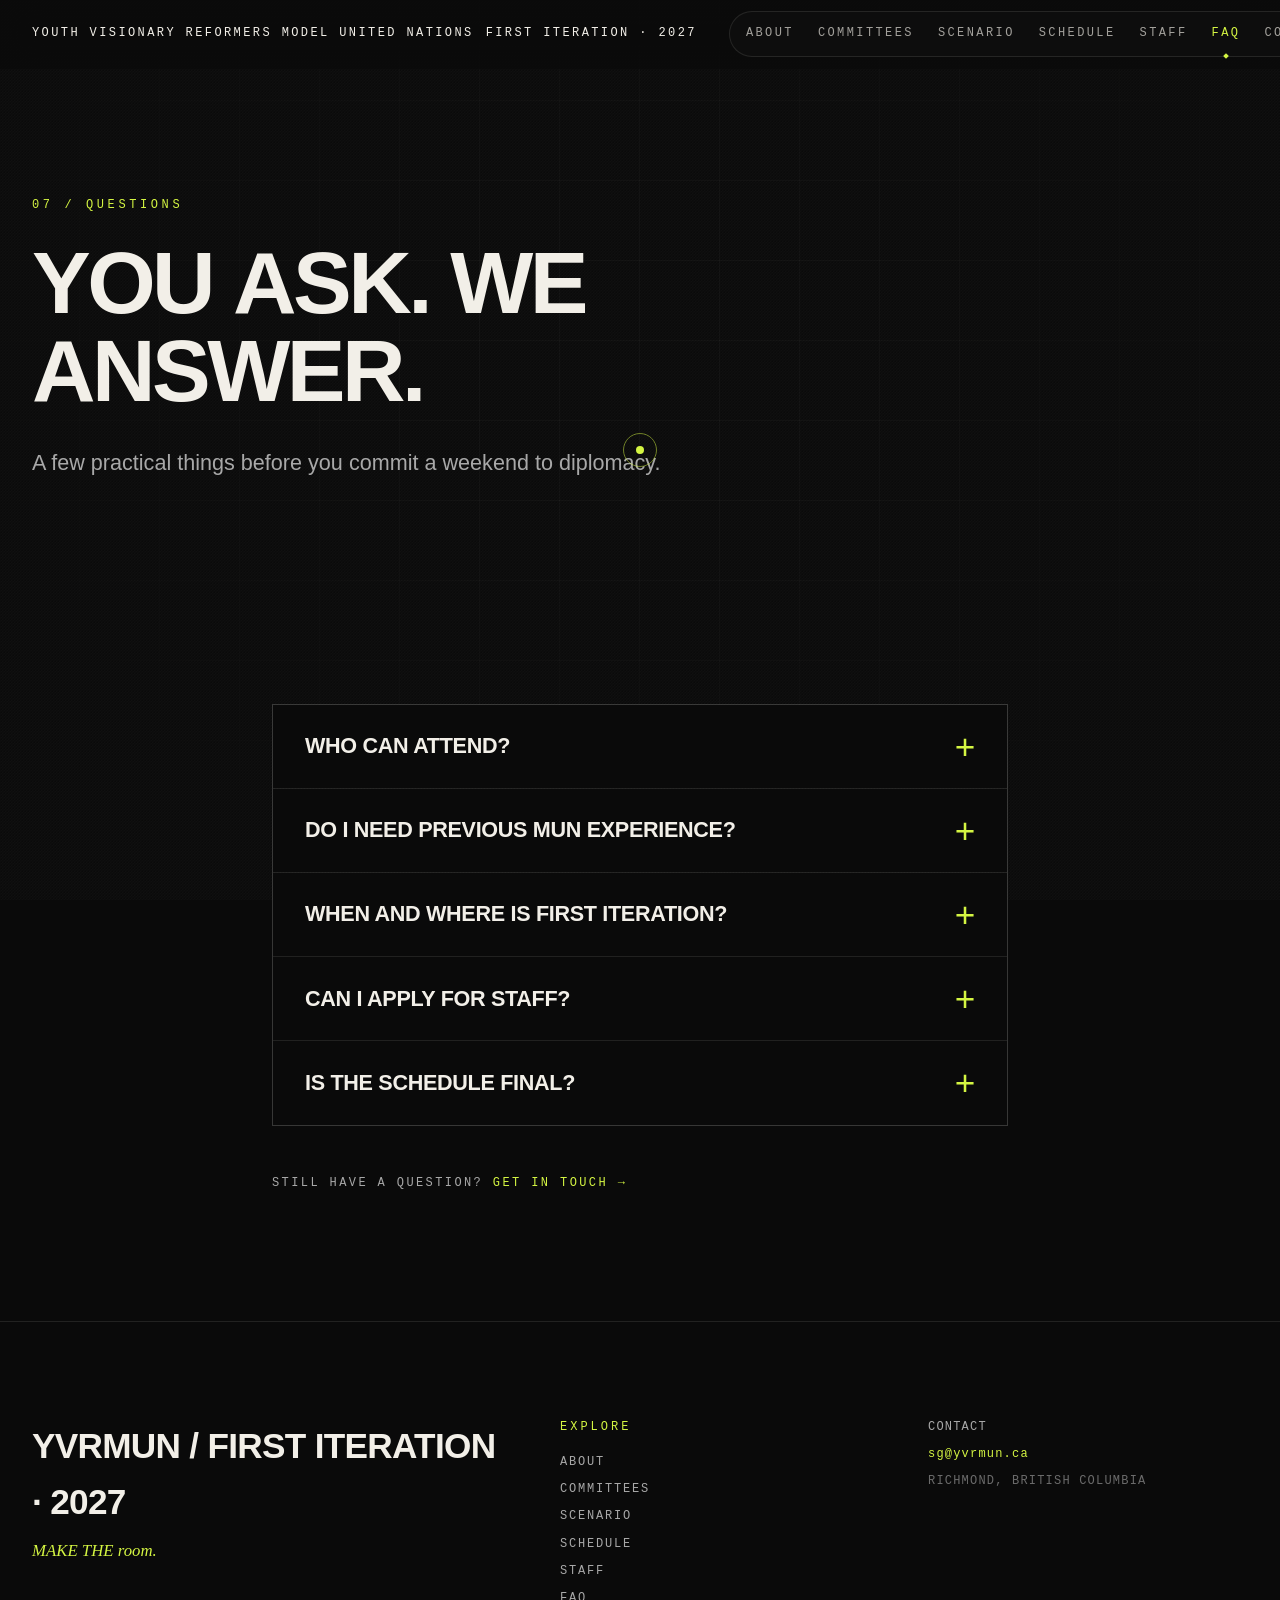
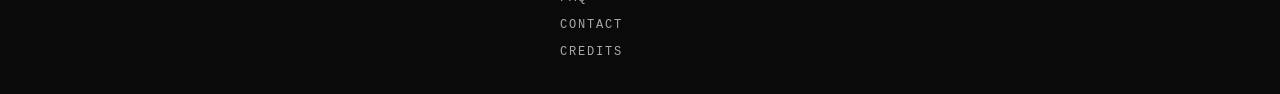
<file: faq.html>
<!DOCTYPE html>
<html lang="en">
<head>
  <meta charset="UTF-8" />
  <meta name="viewport" content="width=device-width, initial-scale=1.0" />
  <title>FAQ — YVRMUN First Iteration · 2027</title>
  <link rel="icon" type="image/png" href="/images/logo.png" />
  <meta name="description" content="Common questions about YVRMUN First Iteration — eligibility, experience, dates, staff applications, the Press Corps, and the schedule." />
  <meta name="theme-color" content="#0a0a0a" />
  <link rel="stylesheet" href="/css/styles.css" />
  <link rel="stylesheet" href="/css/animations.css" />
</head>
<body>

  <header class="site-header" data-feature="header">
    <div class="site-header__inner">
      <a class="site-header__brand" href="/index.html" aria-label="YVRMUN home">
        <span class="site-header__org">Youth Visionary Reformers Model United Nations</span>
        <span class="site-header__session">First Iteration · 2027</span>
      </a>
      <nav class="site-header__nav" aria-label="Primary">
        <span class="site-header__nav-pill" aria-hidden="true"></span>
        <a href="/about.html">About</a>
        <a href="/committees.html">Committees</a>
        <a href="/scenario.html">Scenario</a>
        <a href="/schedule.html">Schedule</a>
        <a href="/staff.html">Staff</a>
        <a href="/faq.html" class="is-active">FAQ</a>
        <a href="/contact.html">Contact</a>
      </nav>
      <a class="site-header__cta" href="/staff.html">ENTER THE ROOM.</a>
      <button class="site-header__toggle" aria-label="Toggle navigation" aria-expanded="false">
        <span></span><span></span><span></span>
      </button>
    </div>
    <div class="scroll-progress" aria-hidden="true">
      <div class="scroll-progress__bar" data-scroll-progress></div>
    </div>
  </header>

  <main>

    <section class="page-hero" aria-labelledby="page-title">
      <div class="page-hero__inner">
        <p class="page-hero__kicker" data-reveal>07 / QUESTIONS</p>
        <h1 class="page-hero__title" id="page-title" data-split>
          You ask. <span class="page-hero__accent">We answer.</span>
        </h1>
        <p class="page-hero__lede" data-reveal>
          A few practical things before you commit a weekend to diplomacy.
        </p>
      </div>
    </section>

    <section class="section" aria-labelledby="faq-list">
      <div class="section__inner section__inner--narrow">
        <h2 class="sr-only" id="faq-list">Frequently asked questions</h2>

        <div class="faq" data-feature="faq">

          <details class="faq__item">
            <summary class="faq__question">
              <span>Who can attend?</span>
              <span class="faq__icon" aria-hidden="true">+</span>
            </summary>
            <div class="faq__answer">
              <p>
                YVRMUN is designed as a youth Model United Nations
                conference for high school students in Metro Vancouver.
                <!-- TODO: confirm official eligibility range -->
                Exact eligibility range will be published here once
                registration policy is finalized.
              </p>
            </div>
          </details>

          <details class="faq__item">
            <summary class="faq__question">
              <span>Do I need previous MUN experience?</span>
              <span class="faq__icon" aria-hidden="true">+</span>
            </summary>
            <div class="faq__answer">
              <p>
                Not necessarily. Committee descriptions indicate experience
                levels, and staff prepare conference materials to help
                delegates get up to speed — whether it's your first
                committee or your tenth.
              </p>
            </div>
          </details>

          <details class="faq__item">
            <summary class="faq__question">
              <span>When and where is First Iteration?</span>
              <span class="faq__icon" aria-hidden="true">+</span>
            </summary>
            <div class="faq__answer">
              <p>
                First Iteration is planned for April 2027 in Richmond, British
                Columbia.
                <!-- TODO: publish exact dates and venue -->
                Exact dates and venue will be announced here once confirmed.
              </p>
            </div>
          </details>

          <details class="faq__item">
            <summary class="faq__question">
              <span>Can I apply for staff?</span>
              <span class="faq__icon" aria-hidden="true">+</span>
            </summary>
            <div class="faq__answer">
              <p>
                Yes. Use the <a href="/staff.html">staff application</a>.
                Open positions include Flex Staff, Assistant Director,
                Chair, and Director.
              </p>
            </div>
          </details>

          

          <details class="faq__item">
            <summary class="faq__question">
              <span>Is the schedule final?</span>
              <span class="faq__icon" aria-hidden="true">+</span>
            </summary>
            <div class="faq__answer">
              <p>
                No. The <a href="/schedule.html">schedule</a> is a working
                outline and will be replaced with the official timetable
                once conference logistics are finalized.
              </p>
            </div>
          </details>

        </div>

        <p class="faq__more" data-reveal>
          Still have a question?
          <a href="/contact.html">Get in touch →</a>
        </p>

      </div>
    </section>

  </main>

  <footer class="site-footer">
    <div class="site-footer__inner">
      <div class="site-footer__brand-block">
        <p class="site-footer__brand">YVRMUN / First Iteration · 2027</p>
        <p class="site-footer__tagline">MAKE THE room.</p>
      </div>
      <div class="site-footer__links-block">
        <p class="site-footer__heading">Explore</p>
        <ul class="site-footer__links">
          <li><a href="/about.html">About</a></li>
          <li><a href="/committees.html">Committees</a></li>
          <li><a href="/scenario.html">Scenario</a></li>
          <li><a href="/schedule.html">Schedule</a></li>
          <li><a href="/staff.html">Staff</a></li>
          <li><a href="/faq.html">FAQ</a></li>
          <li><a href="/contact.html">Contact</a></li>
          <li><a href="/credits.html">Credits</a></li>
        </ul>
      </div>
      <div class="site-footer__contact-block">
        <p class="site-footer__heading">Contact</p>
        <p><a href="mailto:sg@yvrmun.ca">sg@yvrmun.ca</a></p>
        <p class="site-footer__location">Richmond, British Columbia</p>
      </div>
    </div>
  </footer>

  <button class="back-to-top" aria-label="Back to top" data-back-to-top>
    <span aria-hidden="true">↑</span>
  </button>

  <script src="/js/config.js"></script>
  <script src="/js/main.js"></script>
  <script src="/js/animations.js"></script>
  <div class="cursor-dot" aria-hidden="true"></div>
  <div class="cursor-ring" aria-hidden="true"></div>
  <div class="cursor-corners" aria-hidden="true">
    <span></span><span></span><span></span><span></span>
  </div>

</body>
</html>
</file>
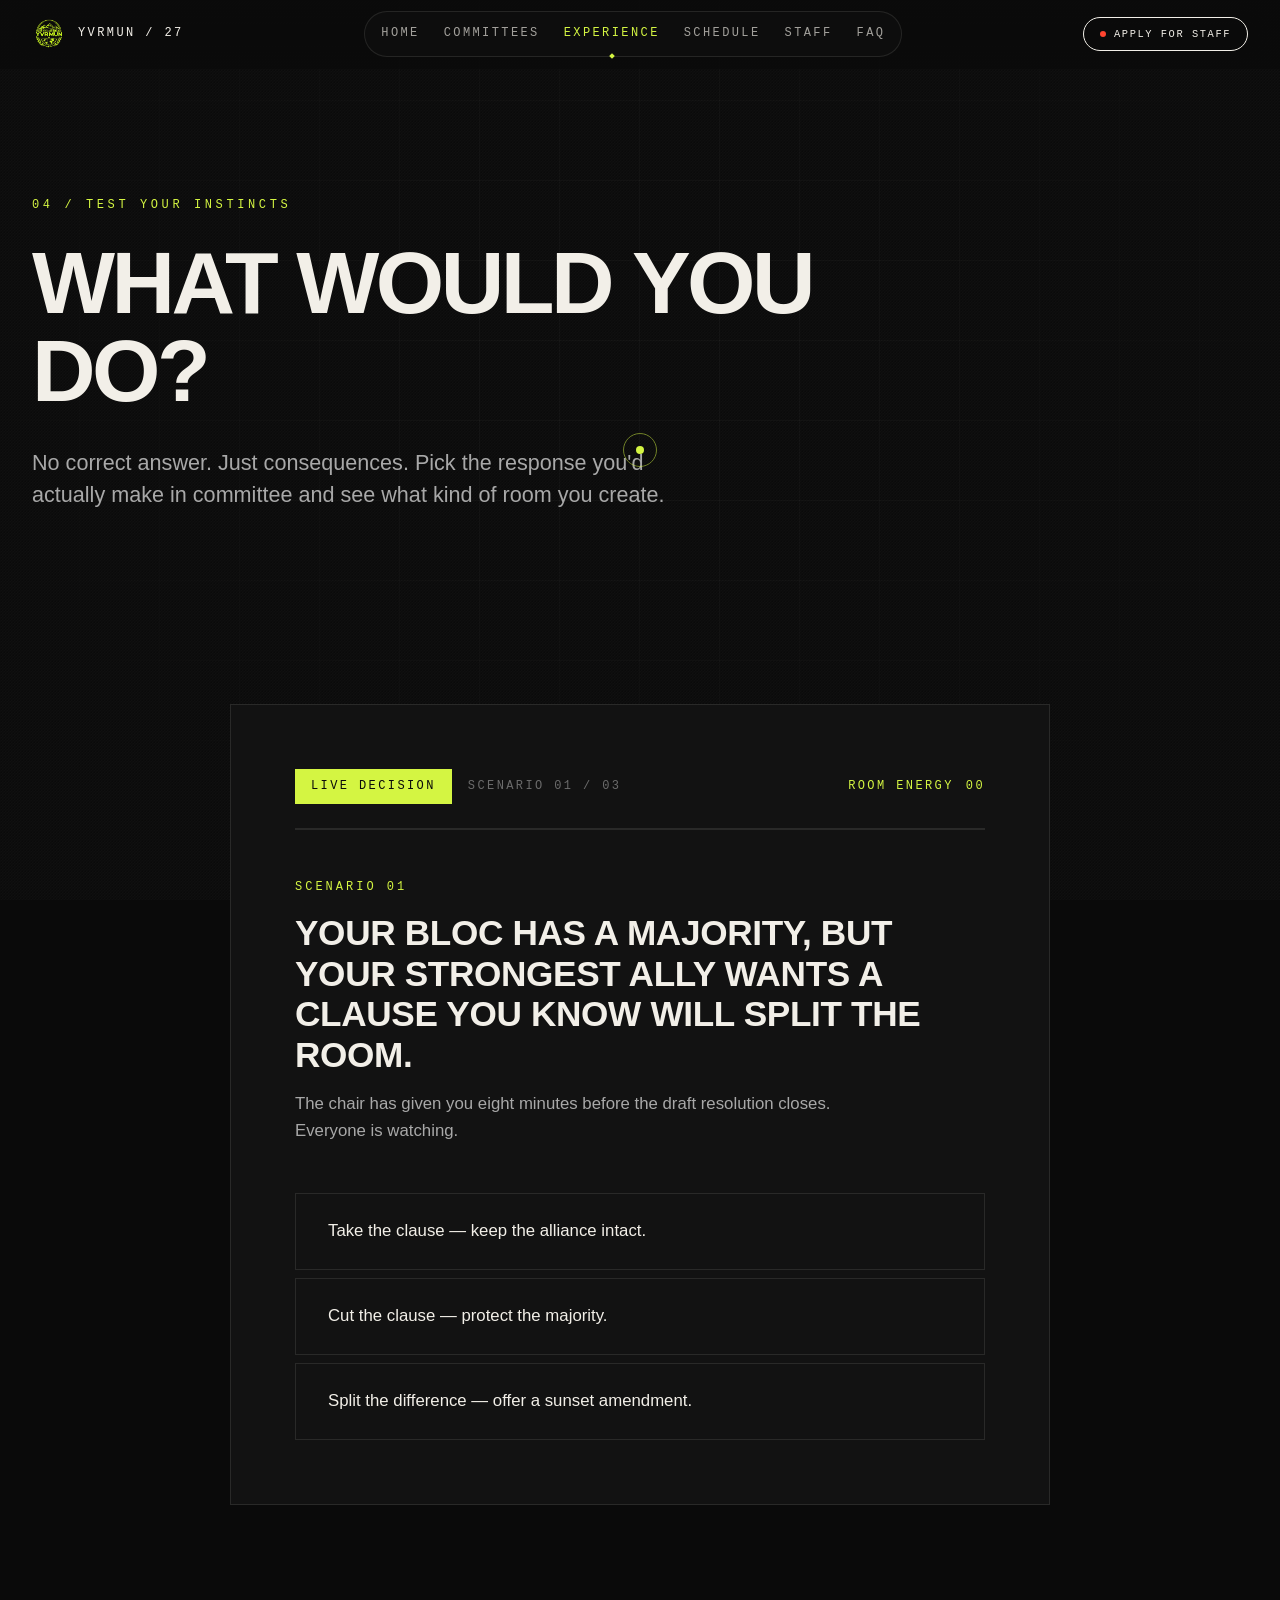
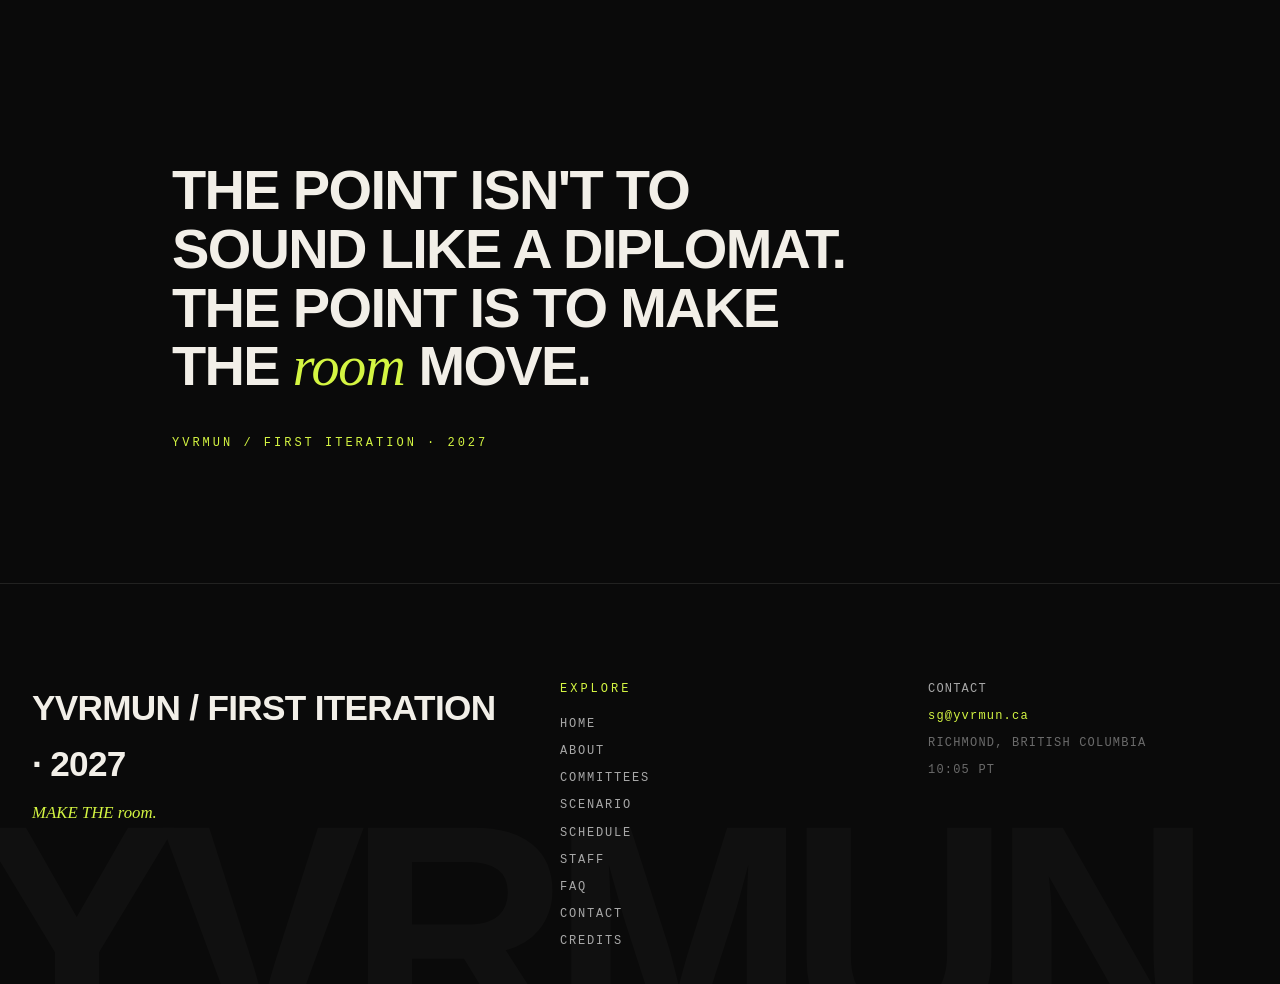
<file: scenario.html>
<!DOCTYPE html>
<html lang="en">
<head>
  <meta charset="UTF-8" />
  <meta name="viewport" content="width=device-width, initial-scale=1.0" />
  <title>Experience — YVRMUN First Iteration · 2027</title>
  <link rel="icon" type="image/png" href="/images/logo.png" />
  <meta name="description" content="Three scenarios. No correct answers. Just consequences. See what kind of room you'd create at YVRMUN." />
  <meta name="theme-color" content="#0a0a0a" />
  <link rel="stylesheet" href="/css/styles.css" />
  <link rel="stylesheet" href="/css/animations.css" />
</head>
<body>

  <header class="site-header" data-feature="header">
    <div class="site-header__inner">
      <a class="site-header__brand" href="/index.html" aria-label="YVRMUN home">
        <span class="site-header__mark" aria-hidden="true"><img src="/images/logo.png" alt="" width="34" height="34" /></span>
        <span>YVRMUN / 27</span>
      </a>
      <nav class="site-header__nav" aria-label="Primary">
        <span class="site-header__nav-pill" aria-hidden="true"></span>
        
        <a href="/index.html">Home</a>
        <a href="/committees.html">Committees</a>
        <a href="/scenario.html" class="is-active">Experience</a>
        <a href="/schedule.html">Schedule</a>
        <a href="/staff.html">Staff</a>
        <a href="/faq.html">FAQ</a>
      </nav>
      <a class="site-header__cta" href="/staff.html">Apply for Staff</a>
      <button class="site-header__toggle" aria-label="Toggle navigation" aria-expanded="false">
        <span></span><span></span><span></span>
      </button>
    </div>
    <div class="scroll-progress" aria-hidden="true">
      <div class="scroll-progress__bar" data-scroll-progress></div>
    </div>
  </header>

  <main>

    <section class="page-hero" aria-labelledby="page-title">
      <div class="page-hero__inner">
        <p class="page-hero__kicker" data-reveal>04 / TEST YOUR INSTINCTS</p>
        <h1 class="page-hero__title" id="page-title" data-split>
          What would <span class="page-hero__accent">you do?</span>
        </h1>
        <p class="page-hero__lede" data-reveal>
          No correct answer. Just consequences. Pick the response you'd
          actually make in committee and see what kind of room you create.
        </p>
      </div>
    </section>

    <section class="section" aria-labelledby="scenario-title">
      <div class="section__inner">
        <h2 class="sr-only" id="scenario-title">Scenario game</h2>

        <div class="scenario" data-feature="scenario">

          <div class="scenario__meta">
            <span class="scenario__badge">Live decision</span>
            <span class="scenario__counter">
              Scenario <span data-scenario-index>01</span> / 03
            </span>
            <span class="scenario__energy">
              Room energy
              <span class="scenario__energy-value" data-scenario-energy>00</span>
            </span>
          </div>

          <span class="scenario__energy-bar" aria-hidden="true">
            <span class="scenario__energy-fill" data-scenario-fill></span>
          </span>

          <!-- SCENARIO 01 -->
          <div class="scenario__card is-active" data-scenario="1">
            <p class="scenario__eyebrow">Scenario 01</p>
            <h3 class="scenario__prompt">
              Your bloc has a majority, but your strongest ally wants a
              clause you know will split the room.
            </h3>
            <p class="scenario__context">
              The chair has given you eight minutes before the draft
              resolution closes. Everyone is watching.
            </p>

            <div class="scenario__choices">
              <button type="button" class="scenario__choice" data-choice="a" data-energy="15">
                Take the clause — keep the alliance intact.
              </button>
              <button type="button" class="scenario__choice" data-choice="b" data-energy="25">
                Cut the clause — protect the majority.
              </button>
              <button type="button" class="scenario__choice" data-choice="c" data-energy="40">
                Split the difference — offer a sunset amendment.
              </button>
            </div>

            <div class="scenario__outcome" hidden>
              <p class="scenario__outcome-title">You chose the room over the moment.</p>
              <p class="scenario__outcome-body">
                Your move creates more space for coalition-building. In a
                live committee, that can be more valuable than winning a
                single clause.
              </p>
              <button type="button" class="scenario__next" data-scenario-next>
                Next scenario →
              </button>
            </div>
          </div>

          <!-- SCENARIO 02 -->
          <div class="scenario__card" data-scenario="2" hidden>
            <p class="scenario__eyebrow">Scenario 02</p>
            <h3 class="scenario__prompt">
              The crisis update just landed and your strongest ally was
              named in it.
            </h3>
            <p class="scenario__context">
              The room is watching you. Whatever you say next sets the tone
              for the rest of the session.
            </p>
            <div class="scenario__choices">
              <button type="button" class="scenario__choice" data-choice="a" data-energy="20">
                Defend them publicly — loyalty first.
              </button>
              <button type="button" class="scenario__choice" data-energy="30" data-choice="b">
                Stay silent and let the room decide.
              </button>
              <button type="button" class="scenario__choice" data-choice="c" data-energy="40">
                Pivot the conversation to your own directive.
              </button>
            </div>
            <div class="scenario__outcome" hidden>
              <p class="scenario__outcome-title">The room noticed.</p>
              <p class="scenario__outcome-body">
                How you handle pressure becomes part of the room's memory.
                That's the part of MUN that sticks.
              </p>
              <button type="button" class="scenario__next" data-scenario-next>Next scenario →</button>
            </div>
          </div>

          <!-- SCENARIO 03 -->
          <div class="scenario__card" data-scenario="3" hidden>
            <p class="scenario__eyebrow">Scenario 03</p>
            <h3 class="scenario__prompt">
              You have the votes. You don't have the room.
            </h3>
            <p class="scenario__context">
              Your draft resolution would pass. But half the committee
              would leave feeling like they weren't heard.
            </p>
            <div class="scenario__choices">
              <button type="button" class="scenario__choice" data-choice="a" data-energy="15">
                Push it through — win the vote.
              </button>
              <button type="button" class="scenario__choice" data-choice="b" data-energy="35">
                Open it up — invite amendments from the floor.
              </button>
              <button type="button" class="scenario__choice" data-choice="c" data-energy="45">
                Withdraw it — start over with everyone at the table.
              </button>
            </div>
            <div class="scenario__outcome" hidden>
              <p class="scenario__outcome-title">You built the room.</p>
              <p class="scenario__outcome-body">
                Winning the vote isn't the same as winning the room. The
                best delegates know the difference.
              </p>
              <button type="button" class="scenario__next" data-scenario-next>See result →</button>
            </div>
          </div>

          <!-- FINAL RESULT -->
          <div class="scenario__result" data-scenario-result hidden>
            <p class="scenario__eyebrow">Final</p>
            <h3 class="scenario__prompt">
              You'd build a room that <span data-scenario-verdict>moves.</span>
            </h3>
            <p class="scenario__context">
              Every committee is a different room, but the ones that matter
              are the ones where people leave remembering an argument.
            </p>
            <div class="scenario__result-actions">
              <button type="button" class="scenario__reset" data-scenario-reset>
                Play again
              </button>
              <a class="btn btn--primary" href="/staff.html">Apply for staff →</a>
            </div>
          </div>

        </div>
      </div>
    </section>

    <blockquote class="pull-quote" data-reveal>
      <p>
        The point isn't to sound like a diplomat. The point is to make
        the <span class="pull-quote__accent">room</span> move.
      </p>
      <cite>YVRMUN / First Iteration · 2027</cite>
    </blockquote>

  </main>

  <footer class="site-footer">
    <div class="site-footer__watermark" aria-hidden="true">YVRMUN</div>

    <div class="site-footer__inner">
      <div class="site-footer__brand-block">
        <p class="site-footer__brand">YVRMUN / First Iteration · 2027</p>
        <p class="site-footer__tagline">MAKE THE room.</p>
      </div>
      <div class="site-footer__links-block">
        <p class="site-footer__heading">Explore</p>
        <ul class="site-footer__links">
          <li><a href="/index.html">Home</a></li>
          <li><a href="/about.html">About</a></li>
          <li><a href="/committees.html">Committees</a></li>
          <li><a href="/scenario.html">Scenario</a></li>
          <li><a href="/schedule.html">Schedule</a></li>
          <li><a href="/staff.html">Staff</a></li>
          <li><a href="/faq.html">FAQ</a></li>
          <li><a href="/contact.html">Contact</a></li>
          <li><a href="/credits.html">Credits</a></li>
        </ul>
      </div>
      <div class="site-footer__contact-block">
        <p class="site-footer__heading">Contact</p>
        <p><a href="mailto:sg@yvrmun.ca">sg@yvrmun.ca</a></p>
        <p class="site-footer__location">Richmond, British Columbia</p>
        <p class="site-footer__clock" data-clock>--:-- PT</p>
      </div>
    </div>

  </footer>

  <button class="back-to-top" aria-label="Back to top" data-back-to-top>
    <span aria-hidden="true">↑</span>
  </button>

  <div class="cursor-dot" aria-hidden="true"></div>
  <div class="cursor-ring" aria-hidden="true"></div>
  <div class="cursor-corners" aria-hidden="true">
    <span></span><span></span><span></span><span></span>
  </div>

  <script src="/js/config.js"></script>
  <script src="/js/main.js"></script>
  <script src="/js/animations.js"></script>
</body>
</html>
</file>
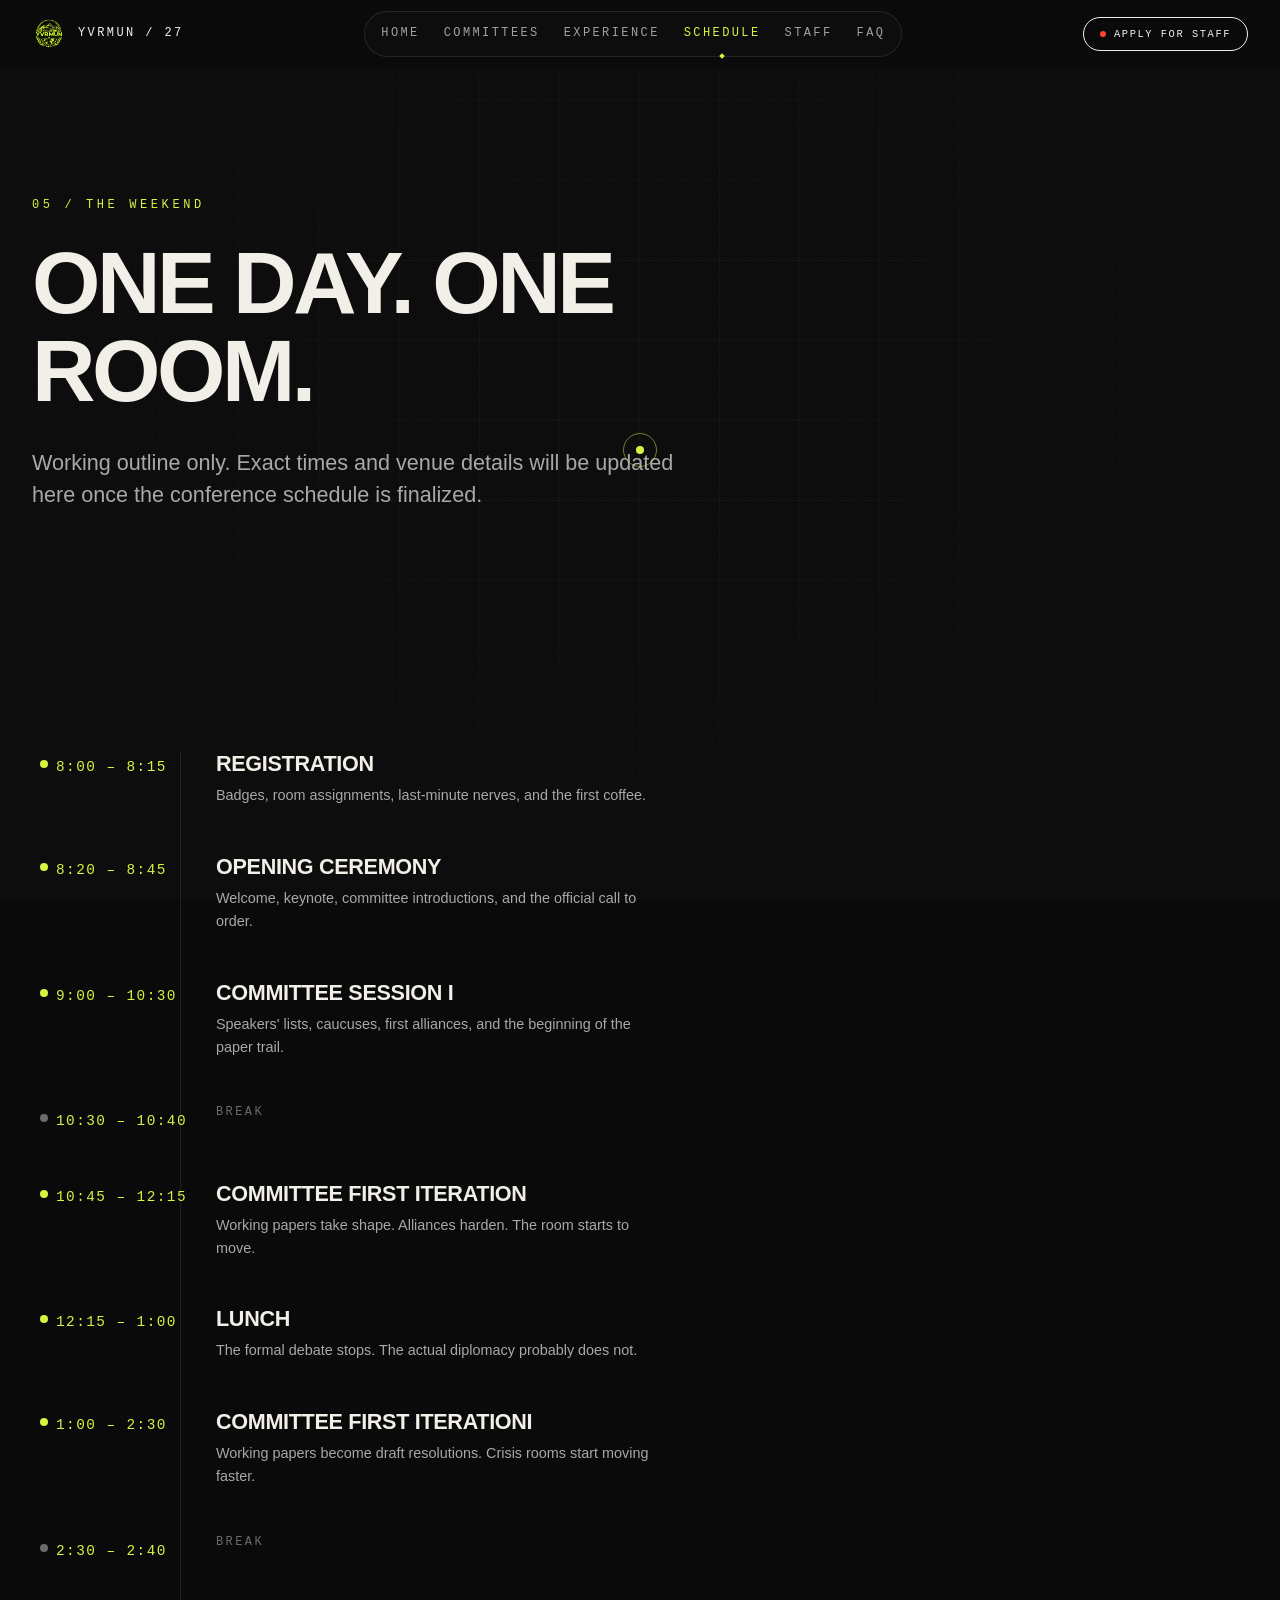
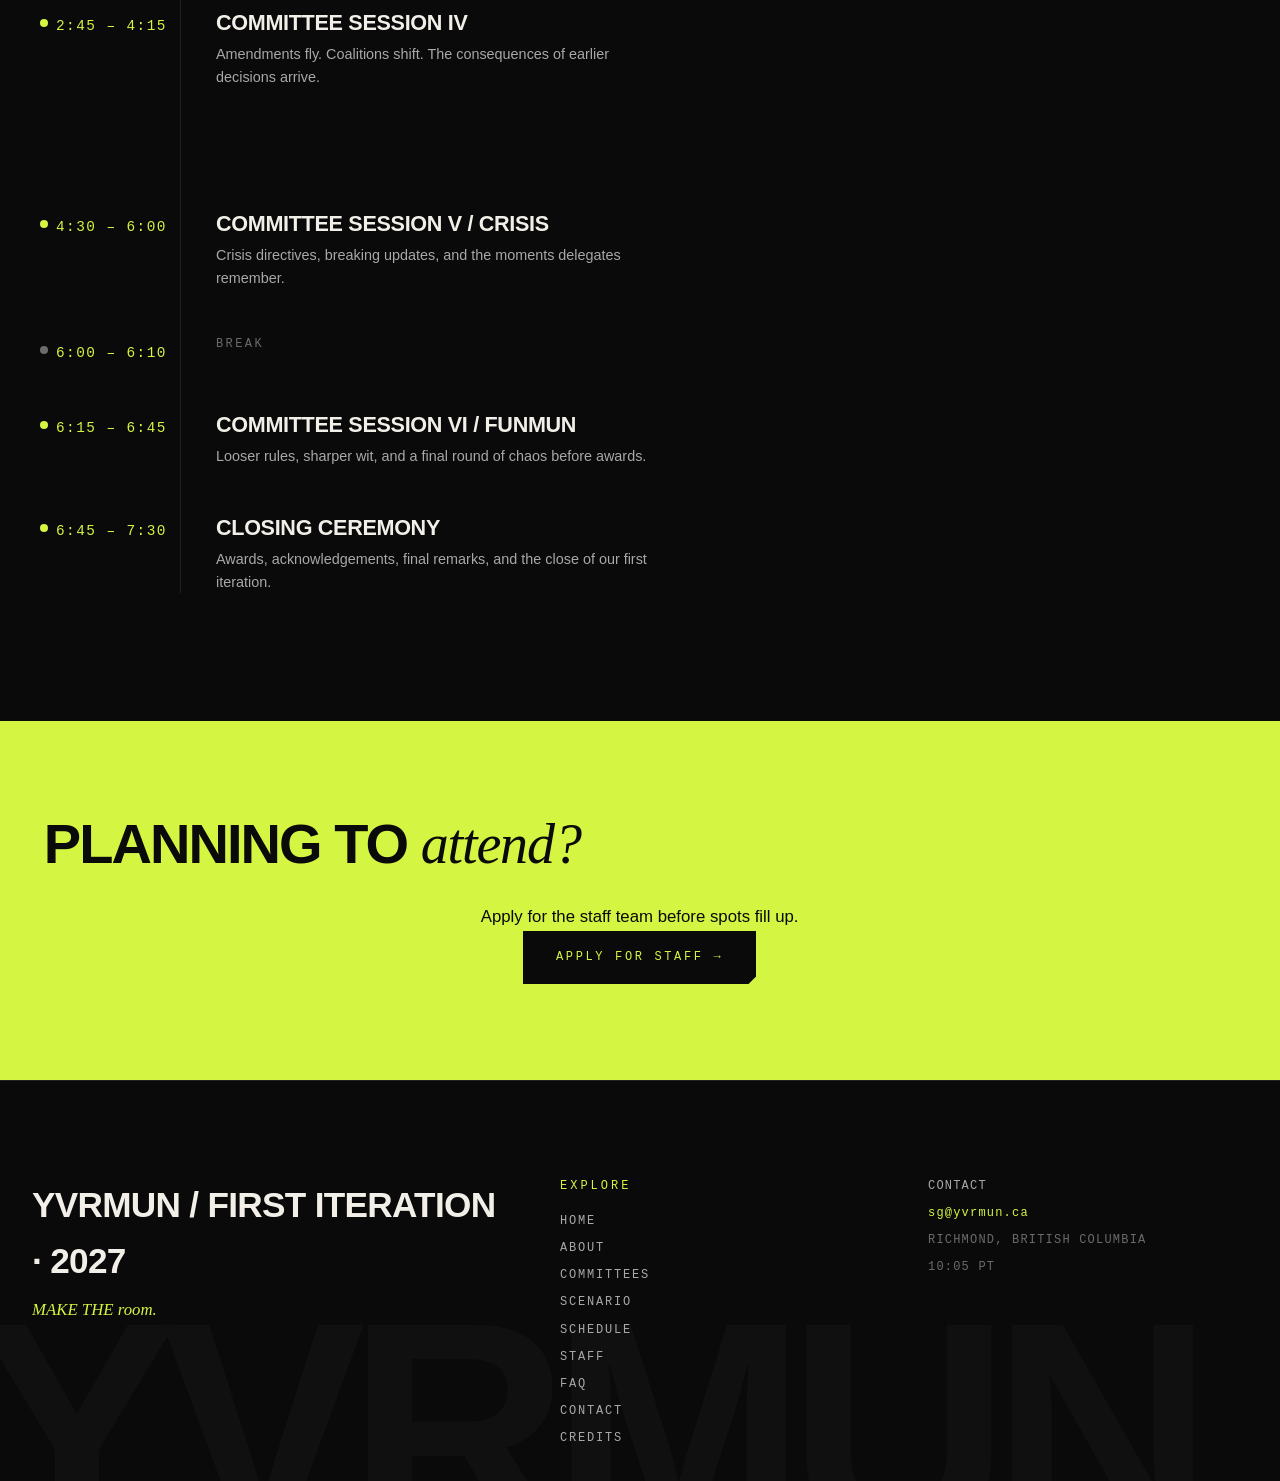
<file: schedule.html>
<!DOCTYPE html>
<html lang="en">
<head>
  <meta charset="UTF-8" />
  <meta name="viewport" content="width=device-width, initial-scale=1.0" />
  <title>Schedule — YVRMUN First Iteration · 2027</title>
  <link rel="icon" type="image/png" href="/images/logo.png" />
  <meta name="description" content="Full schedule for YVRMUN First Iteration — Richmond, BC, April 2027. Registration, opening ceremony, five committee sessions, and closing." />
  <meta name="theme-color" content="#0a0a0a" />
  <link rel="stylesheet" href="/css/styles.css" />
  <link rel="stylesheet" href="/css/animations.css" />
</head>
<body>

  <header class="site-header" data-feature="header">
    <div class="site-header__inner">
      <a class="site-header__brand" href="/index.html" aria-label="YVRMUN home">
        <span class="site-header__mark" aria-hidden="true"><img src="/images/logo.png" alt="" width="34" height="34" /></span>
        <span>YVRMUN / 27</span>
      </a>
      <nav class="site-header__nav" aria-label="Primary">
        <span class="site-header__nav-pill" aria-hidden="true"></span>
        
        <a href="/index.html">Home</a>
        <a href="/committees.html">Committees</a>
        <a href="/scenario.html">Experience</a>
        <a href="/schedule.html" class="is-active">Schedule</a>
        <a href="/staff.html">Staff</a>
        <a href="/faq.html">FAQ</a>
      </nav>
      <a class="site-header__cta" href="/staff.html">Apply for Staff</a>
      <button class="site-header__toggle" aria-label="Toggle navigation" aria-expanded="false">
        <span></span><span></span><span></span>
      </button>
    </div>
    <div class="scroll-progress" aria-hidden="true">
      <div class="scroll-progress__bar" data-scroll-progress></div>
    </div>
  </header>

  <main>

    <section class="page-hero" aria-labelledby="page-title">
      <div class="page-hero__inner">
        <p class="page-hero__kicker" data-reveal>05 / THE WEEKEND</p>
        <h1 class="page-hero__title" id="page-title" data-split>
          One day. <span class="page-hero__accent">One room.</span>
        </h1>
        <p class="page-hero__lede" data-reveal>
          Working outline only. Exact times and venue details will be
          updated here once the conference schedule is finalized.
        </p>
      </div>
    </section>

    <section class="section" aria-labelledby="timeline-title">
      <div class="section__inner">
        <h2 class="sr-only" id="timeline-title">Conference schedule</h2>

        <div class="timeline-wrap">
          <div class="timeline__progress" aria-hidden="true">
            <span class="timeline__progress-line" data-timeline-progress></span>
          </div>

          <ol class="timeline">

            <li class="timeline__item" data-reveal>
              <span class="timeline__time">8:00 – 8:15</span>
              <div class="timeline__content">
                <h3 class="timeline__title">Registration</h3>
                <p class="timeline__desc">Badges, room assignments, last-minute nerves, and the first coffee.</p>
              </div>
            </li>

            <li class="timeline__item" data-reveal>
              <span class="timeline__time">8:20 – 8:45</span>
              <div class="timeline__content">
                <h3 class="timeline__title">Opening Ceremony</h3>
                <p class="timeline__desc">Welcome, keynote, committee introductions, and the official call to order.</p>
              </div>
            </li>

            <li class="timeline__item" data-reveal>
              <span class="timeline__time">9:00 – 10:30</span>
              <div class="timeline__content">
                <h3 class="timeline__title">Committee Session I</h3>
                <p class="timeline__desc">Speakers' lists, caucuses, first alliances, and the beginning of the paper trail.</p>
              </div>
            </li>

            <li class="timeline__item timeline__item--break" data-reveal>
              <span class="timeline__time">10:30 – 10:40</span>
              <div class="timeline__content">
                <h3 class="timeline__title">Break</h3>
              </div>
            </li>

            <li class="timeline__item" data-reveal>
              <span class="timeline__time">10:45 – 12:15</span>
              <div class="timeline__content">
                <h3 class="timeline__title">Committee First Iteration</h3>
                <p class="timeline__desc">Working papers take shape. Alliances harden. The room starts to move.</p>
              </div>
            </li>

            <li class="timeline__item" data-reveal>
              <span class="timeline__time">12:15 – 1:00</span>
              <div class="timeline__content">
                <h3 class="timeline__title">Lunch</h3>
                <p class="timeline__desc">The formal debate stops. The actual diplomacy probably does not.</p>
              </div>
            </li>

            <li class="timeline__item" data-reveal>
              <span class="timeline__time">1:00 – 2:30</span>
              <div class="timeline__content">
                <h3 class="timeline__title">Committee First IterationI</h3>
                <p class="timeline__desc">Working papers become draft resolutions. Crisis rooms start moving faster.</p>
              </div>
            </li>

            <li class="timeline__item timeline__item--break" data-reveal>
              <span class="timeline__time">2:30 – 2:40</span>
              <div class="timeline__content">
                <h3 class="timeline__title">Break</h3>
              </div>
            </li>

            <li class="timeline__item" data-reveal>
              <span class="timeline__time">2:45 – 4:15</span>
              <div class="timeline__content">
                <h3 class="timeline__title">Committee Session IV</h3>
                <p class="timeline__desc">Amendments fly. Coalitions shift. The consequences of earlier decisions arrive.</p>
              </div>
            </li>

            <li class="timeline__item timeline__item--break" data-reveal>
              <span class="timeline__time">4:15 – 4:25</span>
              <div class="timeline__content">
                <h3 class="timeline__title">Break</h3>
              </div>
            </li>

            <li class="timeline__item" data-reveal>
              <span class="timeline__time">4:30 – 6:00</span>
              <div class="timeline__content">
                <h3 class="timeline__title">Committee Session V / Crisis</h3>
                <p class="timeline__desc">Crisis directives, breaking updates, and the moments delegates remember.</p>
              </div>
            </li>

            <li class="timeline__item timeline__item--break" data-reveal>
              <span class="timeline__time">6:00 – 6:10</span>
              <div class="timeline__content">
                <h3 class="timeline__title">Break</h3>
              </div>
            </li>

            <li class="timeline__item" data-reveal>
              <span class="timeline__time">6:15 – 6:45</span>
              <div class="timeline__content">
                <h3 class="timeline__title">Committee Session VI / FunMUN</h3>
                <p class="timeline__desc">Looser rules, sharper wit, and a final round of chaos before awards.</p>
              </div>
            </li>

            <li class="timeline__item" data-reveal>
              <span class="timeline__time">6:45 – 7:30</span>
              <div class="timeline__content">
                <h3 class="timeline__title">Closing Ceremony</h3>
                <p class="timeline__desc">Awards, acknowledgements, final remarks, and the close of our first iteration.</p>
              </div>
            </li>

          </ol>
        </div>
      </div>
    </section>

    <section class="section section--cta">
      <div class="section__inner section__inner--center">
        <h2 class="section__title" data-reveal>
          Planning to <span class="section__title-accent">attend?</span>
        </h2>
        <p data-reveal>Apply for the staff team before spots fill up.</p>
        <a class="btn btn--primary" href="/staff.html" data-reveal>Apply for staff →</a>
      </div>
    </section>

  </main>

  <footer class="site-footer">
    <div class="site-footer__watermark" aria-hidden="true">YVRMUN</div>

    <div class="site-footer__inner">

      <div class="site-footer__brand-block">
        <p class="site-footer__brand">YVRMUN / First Iteration · 2027</p>
        <p class="site-footer__tagline">MAKE THE room.</p>
      </div>

      <div class="site-footer__links-block">
        <p class="site-footer__heading">Explore</p>
        <ul class="site-footer__links">
          <li><a href="/index.html">Home</a></li>
          <li><a href="/about.html">About</a></li>
          <li><a href="/committees.html">Committees</a></li>
          <li><a href="/scenario.html">Scenario</a></li>
          <li><a href="/schedule.html">Schedule</a></li>
          <li><a href="/staff.html">Staff</a></li>
          <li><a href="/faq.html">FAQ</a></li>
          <li><a href="/contact.html">Contact</a></li>
          <li><a href="/credits.html">Credits</a></li>
        </ul>
      </div>

      <div class="site-footer__contact-block">
        <p class="site-footer__heading">Contact</p>
        <p><a href="mailto:sg@yvrmun.ca">sg@yvrmun.ca</a></p>
        <p class="site-footer__location">Richmond, British Columbia</p>
        <p class="site-footer__clock" data-clock>--:-- PT</p>
      </div>

    </div>

  </footer>

  <button class="back-to-top" aria-label="Back to top" data-back-to-top>
    <span aria-hidden="true">↑</span>
  </button>

  <div class="cursor-dot" aria-hidden="true"></div>
  <div class="cursor-ring" aria-hidden="true"></div>
  <div class="cursor-corners" aria-hidden="true">
    <span></span><span></span><span></span><span></span>
  </div>

  <script src="/js/config.js"></script>
  <script src="/js/main.js"></script>
  <script src="/js/animations.js"></script>
</body>
</html>
</file>
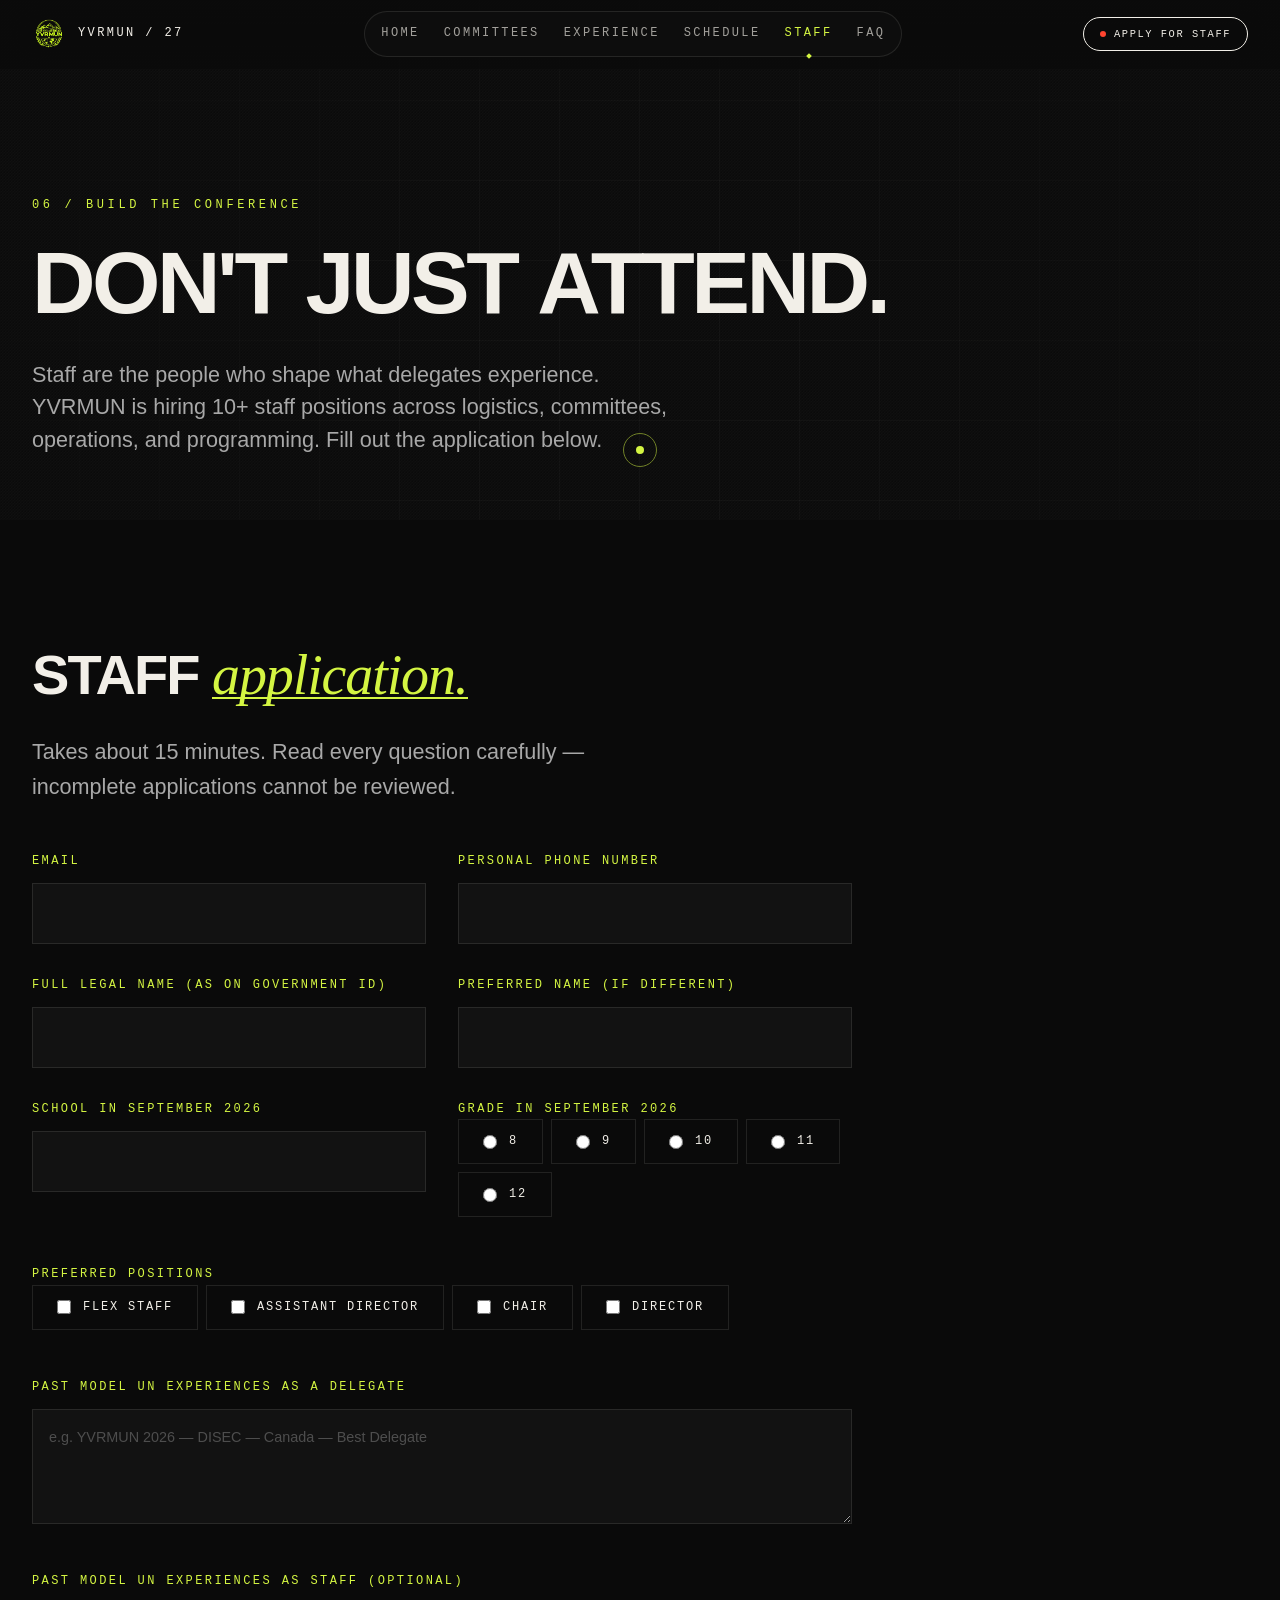
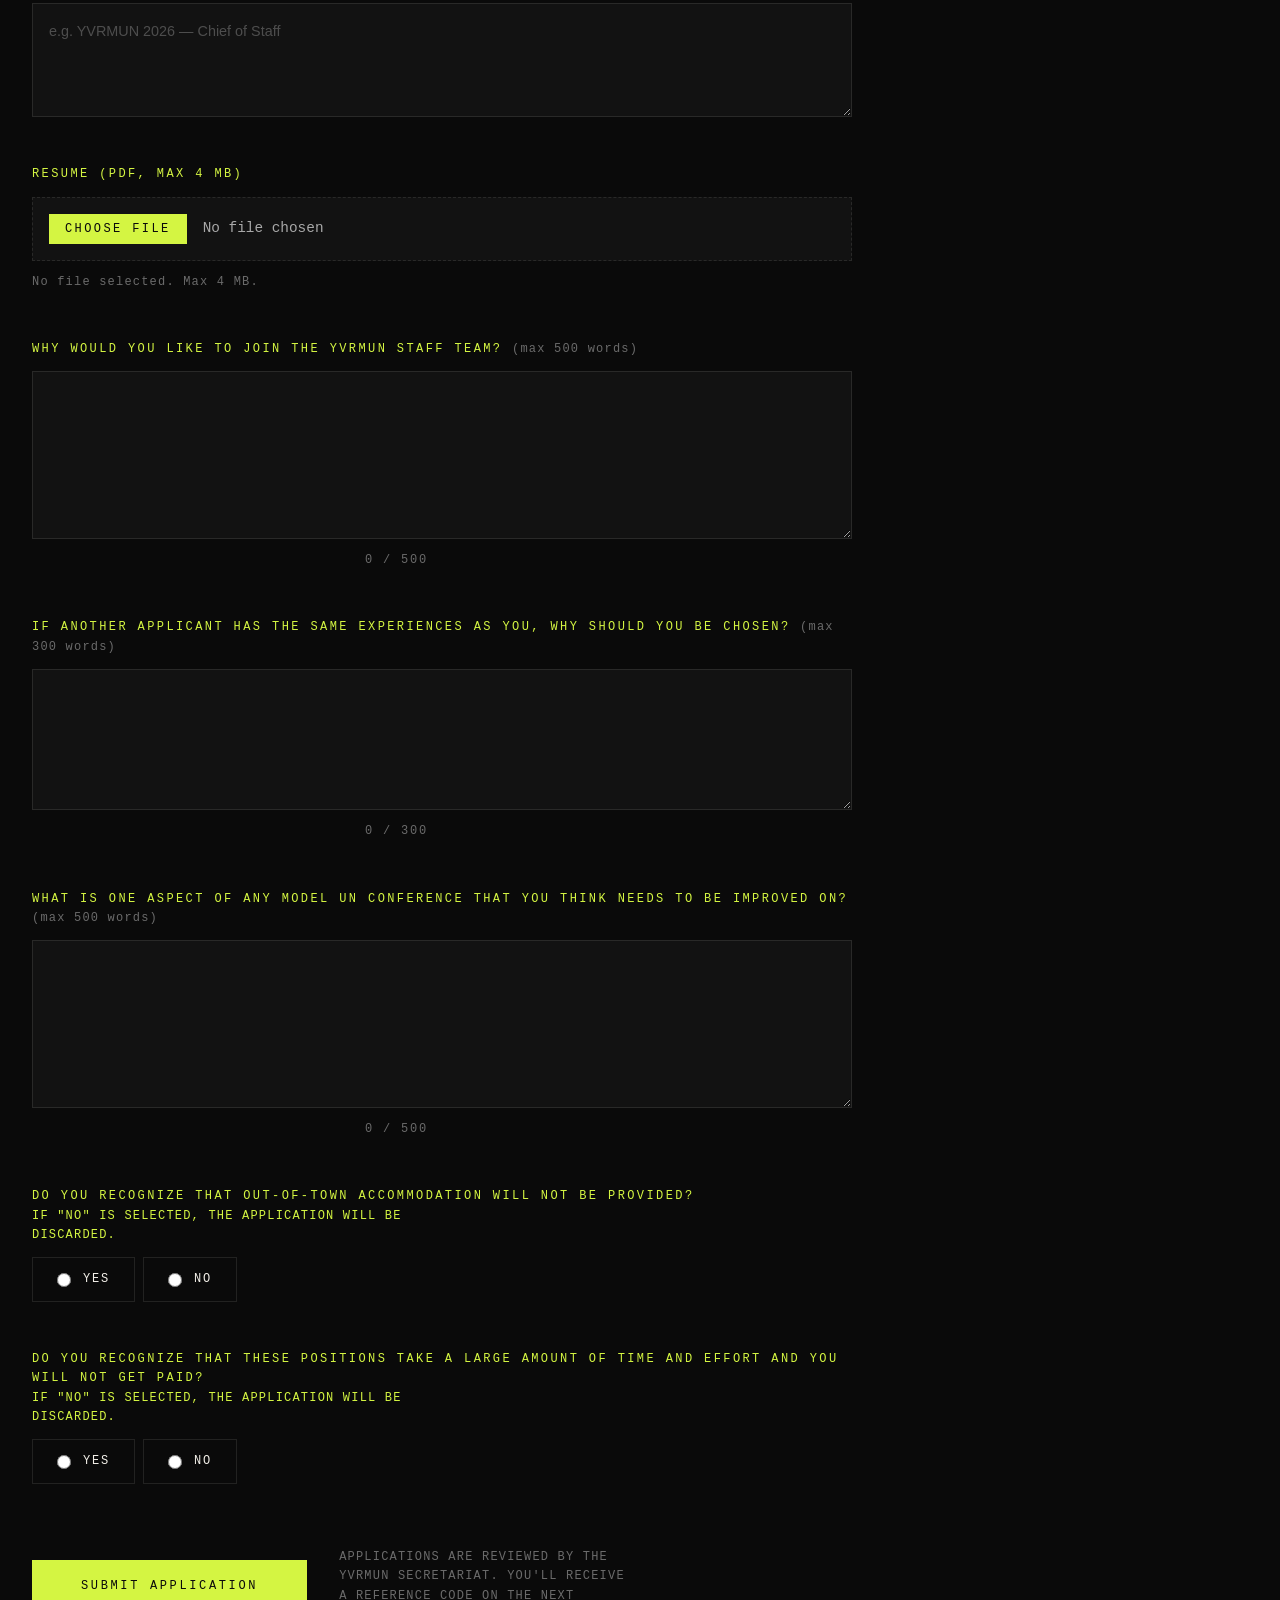
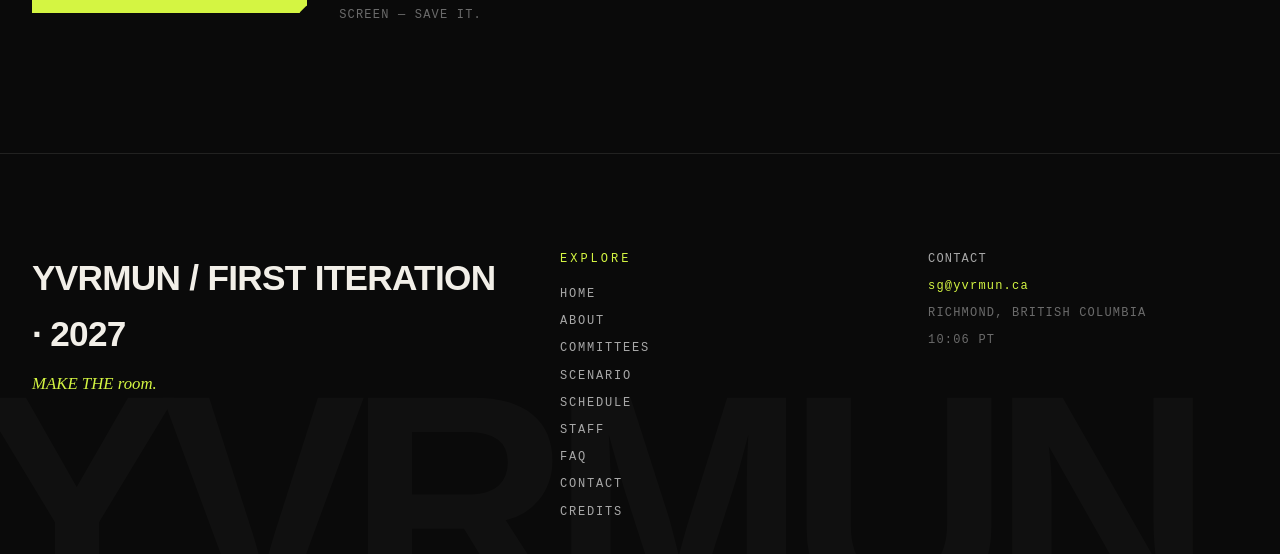
<file: staff.html>
<!DOCTYPE html>
<html lang="en">
<head>
  <meta charset="UTF-8" />
  <meta name="viewport" content="width=device-width, initial-scale=1.0" />
  <title>Staff Application — YVRMUN First Iteration · 2027</title>
  <link rel="icon" type="image/png" href="/images/logo.png" />
  <meta name="description" content="Apply for the YVRMUN First Iteration staff team. Chair, Crisis, Logistics, Press Lead, Press Writer. Applications close April 2027." />
  <meta name="theme-color" content="#0a0a0a" />
  <link rel="stylesheet" href="/css/styles.css" />
  <link rel="stylesheet" href="/css/animations.css" />
  <link rel="stylesheet" href="/css/forms.css" />
</head>
<body>

  <header class="site-header" data-feature="header">
    <div class="site-header__inner">
      <a class="site-header__brand" href="/index.html" aria-label="YVRMUN home">
        <span class="site-header__mark" aria-hidden="true"><img src="/images/logo.png" alt="" width="34" height="34" /></span>
        <span>YVRMUN / 27</span>
      </a>
      <nav class="site-header__nav" aria-label="Primary">
        <span class="site-header__nav-pill" aria-hidden="true"></span>
        
        <a href="/index.html">Home</a>
        <a href="/committees.html">Committees</a>
        <a href="/scenario.html">Experience</a>
        <a href="/schedule.html">Schedule</a>
        <a href="/staff.html" class="is-active">Staff</a>
        <a href="/faq.html">FAQ</a>
      </nav>
      <a class="site-header__cta" href="/staff.html">Apply for Staff</a>
      <button class="site-header__toggle" aria-label="Toggle navigation" aria-expanded="false">
        <span></span><span></span><span></span>
      </button>
    </div>
    <div class="scroll-progress" aria-hidden="true">
      <div class="scroll-progress__bar" data-scroll-progress></div>
    </div>
  </header>

  <main>

    <section class="page-hero" aria-labelledby="page-title">
      <div class="page-hero__inner">
        <p class="page-hero__kicker" data-reveal>06 / BUILD THE CONFERENCE</p>
        <h1 class="page-hero__title" id="page-title" data-split>
          Don't just <span class="page-hero__accent">attend.</span>
        </h1>
        <p class="page-hero__lede" data-reveal>
          Staff are the people who shape what delegates experience. YVRMUN
          is hiring 10+ staff positions across logistics, committees,
          operations, and programming. Fill out the application below.
        </p>
      </div>
    </section>

    <section class="section section--dark" aria-labelledby="form-title">
      <div class="section__inner">
        <h2 class="section__title" id="form-title" data-reveal>
          Staff <span class="section__title-accent">application.</span>
        </h2>
        <p class="section__body" data-reveal>
          Takes about 15 minutes. Read every question carefully — incomplete
          applications cannot be reviewed.
        </p>

        <form class="staff-form" data-feature="staff-form" novalidate>

          <div class="staff-form__grid">

            <div class="staff-form__field">
              <label for="staff-email">Email</label>
              <input type="email" id="staff-email" name="email" required autocomplete="email" />
            </div>

            <div class="staff-form__field">
              <label for="staff-phone">Personal phone number</label>
              <input type="tel" id="staff-phone" name="phone" required autocomplete="tel" />
            </div>

            <div class="staff-form__field">
              <label for="staff-legal">Full legal name (as on government ID)</label>
              <input type="text" id="staff-legal" name="legalName" required autocomplete="name" />
            </div>

            <div class="staff-form__field">
              <label for="staff-preferred">Preferred name (if different)</label>
              <input type="text" id="staff-preferred" name="preferredName" />
            </div>

            <div class="staff-form__field">
              <label for="staff-school">School in September 2026</label>
              <input type="text" id="staff-school" name="school" required autocomplete="organization" />
            </div>

            <div class="staff-form__field staff-form__field--radios">
              <fieldset>
                <legend>Grade in September 2026</legend>
                <div class="radio-row">
                  <label><input type="radio" name="grade" value="8" required /><span>8</span></label>
                  <label><input type="radio" name="grade" value="9" /><span>9</span></label>
                  <label><input type="radio" name="grade" value="10" /><span>10</span></label>
                  <label><input type="radio" name="grade" value="11" /><span>11</span></label>
                  <label><input type="radio" name="grade" value="12" /><span>12</span></label>
                </div>
              </fieldset>
            </div>

          </div>

          <div class="staff-form__field staff-form__field--radios">
            <fieldset>
              <legend>Preferred positions</legend>
              <div class="checkbox-grid">
                <label><input type="checkbox" name="positions" value="Flex Staff" /><span>Flex Staff</span></label>
                <label><input type="checkbox" name="positions" value="Assistant Director" /><span>Assistant Director</span></label>
                <label><input type="checkbox" name="positions" value="Chair" /><span>Chair</span></label>
                <label><input type="checkbox" name="positions" value="Director" /><span>Director</span></label>
              </div>
            </fieldset>
          </div>

          <div class="staff-form__field">
            <label for="staff-delegate-exp">
              Past Model UN experiences as a DELEGATE
            </label>
            <textarea id="staff-delegate-exp" name="delegateExperience" rows="3" required
              placeholder="e.g. YVRMUN 2026 — DISEC — Canada — Best Delegate"></textarea>
          </div>

          <div class="staff-form__field">
            <label for="staff-staff-exp">
              Past Model UN experiences as STAFF (optional)
            </label>
            <textarea id="staff-staff-exp" name="staffExperience" rows="3"
              placeholder="e.g. YVRMUN 2026 — Chief of Staff"></textarea>
          </div>

          <div class="staff-form__field">
            <label for="staff-resume">
              Resume (PDF, max 4 MB)
            </label>
            <input type="file" id="staff-resume" name="resume" accept=".pdf,application/pdf" required />
            <p class="staff-form__hint" data-file-hint>No file selected. Max 4 MB.</p>
          </div>

          <div class="staff-form__field">
            <label for="staff-why-join">
              Why would you like to join the YVRMUN staff team?
              <span class="staff-form__limit">(max 500 words)</span>
            </label>
            <textarea id="staff-why-join" name="whyJoin" rows="5" required
              data-word-limit="500"></textarea>
            <p class="staff-form__counter" data-word-counter>0 / 500</p>
          </div>

          <div class="staff-form__field">
            <label for="staff-why-you">
              If another applicant has the same experiences as you, why
              should you be chosen?
              <span class="staff-form__limit">(max 300 words)</span>
            </label>
            <textarea id="staff-why-you" name="whyYou" rows="4"
              data-word-limit="300"></textarea>
            <p class="staff-form__counter" data-word-counter>0 / 300</p>
          </div>

          <div class="staff-form__field">
            <label for="staff-improve">
              What is one aspect of any Model UN conference that you think
              needs to be improved on?
              <span class="staff-form__limit">(max 500 words)</span>
            </label>
            <textarea id="staff-improve" name="improve" rows="5" required
              data-word-limit="500"></textarea>
            <p class="staff-form__counter" data-word-counter>0 / 500</p>
          </div>

          <div class="staff-form__field staff-form__field--radios">
            <fieldset>
              <legend>
                Do you recognize that out-of-town accommodation will NOT
                be provided?
              </legend>
              <p class="staff-form__warning">
                If "No" is selected, the application will be discarded.
              </p>
              <div class="radio-row">
                <label><input type="radio" name="accommodationOk" value="Yes" required data-reject-if-no /><span>Yes</span></label>
                <label><input type="radio" name="accommodationOk" value="No" data-reject-if-no /><span>No</span></label>
              </div>
            </fieldset>
          </div>

          <div class="staff-form__field staff-form__field--radios">
            <fieldset>
              <legend>
                Do you recognize that these positions take a large amount
                of time and effort and you will NOT get paid?
              </legend>
              <p class="staff-form__warning">
                If "No" is selected, the application will be discarded.
              </p>
              <div class="radio-row">
                <label><input type="radio" name="unpaidOk" value="Yes" required data-reject-if-no /><span>Yes</span></label>
                <label><input type="radio" name="unpaidOk" value="No" data-reject-if-no /><span>No</span></label>
              </div>
            </fieldset>
          </div>

          <p class="staff-form__error" data-form-error hidden>
            Please complete every required field.
          </p>

          <p class="staff-form__error staff-form__error--reject" data-form-reject hidden>
            Your application cannot be submitted. These requirements are
            non-negotiable.
          </p>

          <div class="staff-form__actions">
            <button type="submit" class="btn btn--primary" data-form-submit>
              Submit application
            </button>
            <p class="staff-form__note">
              Applications are reviewed by the YVRMUN secretariat. You'll
              receive a reference code on the next screen — save it.
            </p>
          </div>

        </form>

        <div class="staff-success" data-form-success hidden>
          <p class="staff-success__eyebrow">Application received</p>
          <h3 class="staff-success__title">You're in the queue.</h3>
          <p class="staff-success__code" data-form-ref>A/YVRMUN/2027/000</p>
          <button type="button" class="staff-success__copy" data-copy-ref>
            Copy reference code
          </button>
          <p class="staff-success__body">
            The secretariat will use this code to identify your application.
            Questions? Email
            <a href="mailto:sg@yvrmun.ca">sg@yvrmun.ca</a>.
          </p>
        </div>

      </div>
    </section>

  </main>

  <footer class="site-footer">
    <div class="site-footer__watermark" aria-hidden="true">YVRMUN</div>

    <div class="site-footer__inner">
      <div class="site-footer__brand-block">
        <p class="site-footer__brand">YVRMUN / First Iteration · 2027</p>
        <p class="site-footer__tagline">MAKE THE room.</p>
      </div>
      <div class="site-footer__links-block">
        <p class="site-footer__heading">Explore</p>
        <ul class="site-footer__links">
          <li><a href="/index.html">Home</a></li>
          <li><a href="/about.html">About</a></li>
          <li><a href="/committees.html">Committees</a></li>
          <li><a href="/scenario.html">Scenario</a></li>
          <li><a href="/schedule.html">Schedule</a></li>
          <li><a href="/staff.html">Staff</a></li>
          <li><a href="/faq.html">FAQ</a></li>
          <li><a href="/contact.html">Contact</a></li>
          <li><a href="/credits.html">Credits</a></li>
        </ul>
      </div>
      <div class="site-footer__contact-block">
        <p class="site-footer__heading">Contact</p>
        <p><a href="mailto:sg@yvrmun.ca">sg@yvrmun.ca</a></p>
        <p class="site-footer__location">Richmond, British Columbia</p>
        <p class="site-footer__clock" data-clock>--:-- PT</p>
      </div>
    </div>

  </footer>

  <button class="back-to-top" aria-label="Back to top" data-back-to-top>
    <span aria-hidden="true">↑</span>
  </button>

  <div class="cursor-dot" aria-hidden="true"></div>
  <div class="cursor-ring" aria-hidden="true"></div>
  <div class="cursor-corners" aria-hidden="true">
    <span></span><span></span><span></span><span></span>
  </div>

  <script src="/js/config.js"></script>
  <script src="/js/main.js"></script>
  <script src="/js/animations.js"></script>
  <script src="/js/staff-form.js"></script>
</body>
</html>
</file>
<file: css/styles.css>
/* ============================================================
   YVRMUN — Design System v3
   Dark editorial. Chartreuse. Custom cursor. Watermark footer.
   ============================================================ */

/* ---------- TOKENS ---------- */
:root {
  --ink: #0a0a0a;
  --ink-soft: #121212;
  --ink-elevated: #1a1a1a;
  --paper: #f2efe8;
  --accent: #d4f542;
  --accent-soft: #b8db2a;
  --live: #ff4530;
  --muted: #6b6b6b;
  --muted-dark: #a8a8a8;
  --line: rgba(242, 239, 232, 0.1);
  --line-bright: rgba(212, 245, 66, 0.35);
  --hair: rgba(242, 239, 232, 0.05);

  --font-sans: -apple-system, BlinkMacSystemFont, "Segoe UI", Roboto,
    "Helvetica Neue", Arial, sans-serif;
  --font-display: "Helvetica Neue", "Arial Narrow", Impact, sans-serif;
  --font-serif: "Times New Roman", Georgia, serif;
  --font-mono: ui-monospace, SFMono-Regular, Menlo, Monaco, Consolas,
    "Liberation Mono", "Courier New", monospace;

  --fs-xs: clamp(0.65rem, 0.6rem + 0.2vw, 0.75rem);
  --fs-sm: clamp(0.8rem, 0.75rem + 0.25vw, 0.9rem);
  --fs-base: clamp(0.95rem, 0.9rem + 0.25vw, 1.05rem);
  --fs-lg: clamp(1.1rem, 1rem + 0.6vw, 1.35rem);
  --fs-xl: clamp(1.5rem, 1.2rem + 1.4vw, 2.2rem);
  --fs-2xl: clamp(2rem, 1.5rem + 2.5vw, 3.5rem);
  --fs-3xl: clamp(2.75rem, 1.8rem + 4.75vw, 5.5rem);
  --fs-hero: clamp(4rem, 1.5rem + 12vw, 13rem);

  --space-1: 0.25rem;
  --space-2: 0.5rem;
  --space-3: 0.75rem;
  --space-4: 1rem;
  --space-5: 1.5rem;
  --space-6: 2rem;
  --space-8: 3rem;
  --space-10: 4rem;
  --space-12: 6rem;
  --space-16: 8rem;

  --max-w: 1440px;
  --max-w-narrow: 800px;
  --max-w-prose: 55ch;
  --header-h: 68px;

  --ease-out: cubic-bezier(0.22, 1, 0.36, 1);
  --ease-in-out: cubic-bezier(0.65, 0, 0.35, 1);
  --ease-spring: cubic-bezier(0.34, 1.56, 0.64, 1);
}

/* ---------- RESET ---------- */
*, *::before, *::after { box-sizing: border-box; }
* { margin: 0; padding: 0; }

html {
  scroll-behavior: smooth;
  scroll-padding-top: var(--header-h);
  -webkit-text-size-adjust: 100%;
}

body {
  font-family: var(--font-sans);
  font-size: var(--fs-base);
  line-height: 1.6;
  color: var(--paper);
  background: var(--ink);
  min-height: 100vh;
  overflow-x: hidden;
  -webkit-font-smoothing: antialiased;
  -moz-osx-font-smoothing: grayscale;
  cursor: none;
  position: relative;
}

body::before {
  content: "";
  position: fixed;
  inset: 0;
  z-index: 0;
  pointer-events: none;
  opacity: 0.6;
  background-image:
    repeating-linear-gradient(0deg, transparent 0, transparent 79px,
      var(--hair) 79px, var(--hair) 80px),
    repeating-linear-gradient(90deg, transparent 0, transparent 79px,
      var(--hair) 79px, var(--hair) 80px);
  mask-image: radial-gradient(ellipse at 50% 40%, black 20%, transparent 90%);
  -webkit-mask-image: radial-gradient(ellipse at 50% 40%, black 20%, transparent 90%);
}

body::after {
  content: "";
  position: fixed;
  inset: 0;
  z-index: 1;
  pointer-events: none;
  opacity: 0.035;
  background-image:
    repeating-radial-gradient(circle at 0 0, transparent 0,
      rgba(255, 255, 255, 0.8) 1px, transparent 2px);
  background-size: 3px 3px;
}

main, header, footer { position: relative; z-index: 2; }

@media (hover: none), (pointer: coarse) { body { cursor: auto; } }

img, svg, video { display: block; max-width: 100%; height: auto; }
button, input, textarea, select { font: inherit; color: inherit; }
button { background: none; border: none; cursor: none; }
a {
  color: inherit;
  text-decoration: none;
  cursor: none;
  transition: color 0.25s var(--ease-out);
}
ul, ol { list-style: none; }

@media (hover: none), (pointer: coarse) {
  button, a { cursor: pointer; }
}

::selection { background: var(--accent); color: var(--ink); }

:focus-visible {
  outline: 2px solid var(--accent);
  outline-offset: 4px;
}

::-webkit-scrollbar { width: 8px; height: 8px; }
::-webkit-scrollbar-track { background: var(--ink); }
::-webkit-scrollbar-thumb {
  background: rgba(212, 245, 66, 0.35);
  border-radius: 0;
}
::-webkit-scrollbar-thumb:hover { background: var(--accent); }

/* ---------- TYPE ---------- */
h1, h2, h3, h4, h5, h6 {
  font-family: var(--font-display);
  font-weight: 800;
  line-height: 0.95;
  letter-spacing: -0.035em;
}

h1 { font-size: var(--fs-3xl); }
h2 { font-size: var(--fs-2xl); }
h3 { font-size: var(--fs-xl); }
h4 { font-size: var(--fs-lg); }

p { max-width: var(--max-w-prose); }

.sr-only {
  position: absolute;
  width: 1px; height: 1px;
  padding: 0; margin: -1px;
  overflow: hidden;
  clip: rect(0, 0, 0, 0);
  white-space: nowrap;
  border: 0;
}

/* ---------- LAYOUT ---------- */
.section {
  padding: var(--space-16) 0;
  position: relative;
}

.section--dark { background: var(--ink); color: var(--paper); }

.section__inner {
  max-width: var(--max-w);
  margin: 0 auto;
  padding: 0 var(--space-6);
}

.section__inner--prose { max-width: var(--max-w-prose); }
.section__inner--narrow { max-width: var(--max-w-narrow); }

.section__label {
  display: inline-flex;
  align-items: center;
  gap: var(--space-3);
  font-family: var(--font-mono);
  font-size: var(--fs-xs);
  letter-spacing: 0.3em;
  text-transform: uppercase;
  color: var(--accent);
  margin-bottom: var(--space-4);
  font-weight: 500;
}

.section__label::before {
  content: "";
  display: block;
  width: 32px;
  height: 1px;
  background: var(--accent);
}

.section__title {
  font-size: var(--fs-2xl);
  margin-bottom: var(--space-6);
  max-width: 18ch;
  color: var(--paper);
  text-transform: uppercase;
}

.section__title-accent {
  font-family: var(--font-serif);
  font-style: italic;
  font-weight: 400;
  text-transform: lowercase;
  letter-spacing: -0.02em;
  color: var(--accent);
  position: relative;
  display: inline-block;
}

.section__title-accent::after {
  content: "";
  position: absolute;
  left: 0; right: 0;
  bottom: 0.05em;
  height: 2px;
  background: var(--accent);
  transform-origin: left center;
  transform: scaleX(0);
  transition: transform 1.1s var(--ease-out) 0.5s;
}

[data-reveal].is-visible .section__title-accent::after {
  transform: scaleX(1);
}

.section__body {
  font-size: var(--fs-lg);
  color: var(--muted-dark);
  max-width: var(--max-w-prose);
  margin-bottom: var(--space-8);
}

/* ---------- HEADER ---------- */
.site-header {
  position: fixed;
  top: 0; left: 0; right: 0;
  z-index: 100;
  background: rgba(10, 10, 10, 0.7);
  backdrop-filter: saturate(180%) blur(20px);
  -webkit-backdrop-filter: saturate(180%) blur(20px);
  border-bottom: 1px solid transparent;
  transition: border-color 0.3s var(--ease-out),
              background 0.3s var(--ease-out),
              transform 0.45s var(--ease-out);
}

.site-header.is-scrolled {
  border-bottom-color: var(--line);
  background: rgba(10, 10, 10, 0.92);
}

.site-header.is-hidden { transform: translateY(-100%); }

.site-header__brand:hover { color: var(--accent); }

.site-header__mark {
  display: grid;
  place-items: center;
  width: 34px;
  height: 34px;
  flex-shrink: 0;
  transition: transform 0.4s var(--ease-spring);
}

.site-header__mark img {
  width: 100%;
  height: 100%;
  object-fit: contain;
  display: block;
}

.site-header__brand:hover .site-header__mark {
  transform: scale(1.08);
}

.site-header__brand:hover .site-header__mark,
.site-header.is-scrolled .site-header__mark {
  transform: rotate(225deg);
}



.site-header__brand:hover .site-header__mark span,
.site-header.is-scrolled 

/* Nav with sliding pill */




@keyframes live-pulse {
  0%, 100% { opacity: 1; transform: scale(1); }
  50% { opacity: 0.4; transform: scale(0.7); }
}

.site-header__toggle {
  display: none;
  flex-direction: column;
  gap: 5px;
  padding: var(--space-2);
  margin-left: auto;
}

.site-header__toggle span {
  display: block;
  width: 24px;
  height: 1.5px;
  background: var(--paper);
  transition: transform 0.3s var(--ease-out), opacity 0.3s var(--ease-out);
}

.site-header__toggle[aria-expanded="true"] span:nth-child(1) {
  transform: translateY(6.5px) rotate(45deg);
}
.site-header__toggle[aria-expanded="true"] span:nth-child(2) { opacity: 0; }
.site-header__toggle[aria-expanded="true"] span:nth-child(3) {
  transform: translateY(-6.5px) rotate(-45deg);
}

/* ---------- SCROLL PROGRESS ---------- */
.scroll-progress {
  position: absolute;
  bottom: -1px;
  left: 0; right: 0;
  height: 1px;
  overflow: hidden;
}

.scroll-progress__bar {
  display: block;
  height: 100%;
  width: 0%;
  background: var(--accent);
  transition: width 0.1s linear;
}

/* ---------- BUTTONS ---------- */
.btn {
  display: inline-flex;
  align-items: center;
  gap: var(--space-3);
  padding: var(--space-4) var(--space-6);
  font-family: var(--font-mono);
  font-size: var(--fs-xs);
  font-weight: 500;
  letter-spacing: 0.22em;
  text-transform: uppercase;
  border: 1px solid transparent;
  cursor: none;
  position: relative;
  overflow: hidden;
  clip-path: polygon(0 0, 100% 0, 100% calc(100% - 8px), calc(100% - 8px) 100%, 0 100%);
  transition: color 0.3s var(--ease-out),
              border-color 0.3s var(--ease-out);
  z-index: 1;
}

@media (hover: none) { .btn { cursor: pointer; } }

.btn::before {
  content: "";
  position: absolute;
  inset: 0;
  background: currentColor;
  transform: translateY(100%);
  transition: transform 0.4s var(--ease-out);
  z-index: -1;
}

.btn:hover::before { transform: translateY(0); }

.btn--primary {
  background: var(--accent);
  color: var(--ink);
  border-color: var(--accent);
}

.btn--primary::before { background: var(--paper); }

.btn--ghost {
  background: transparent;
  color: var(--paper);
  border-color: var(--paper);
}

.btn--ghost::before { background: var(--accent); }
.btn--ghost:hover { color: var(--ink); border-color: var(--accent); }

/* ---------- CURSOR ---------- */
.cursor-dot,
.cursor-ring {
  position: fixed;
  top: 0; left: 0;
  pointer-events: none;
  z-index: 9999;
  border-radius: 50%;
}

.cursor-dot {
  width: 8px;
  height: 8px;
  background: var(--accent);
  transition: width 0.25s var(--ease-out),
              height 0.25s var(--ease-out);
  will-change: transform;
}

.cursor-ring {
  width: 34px;
  height: 34px;
  border: 1px solid var(--accent);
  opacity: 0.5;
  transition: width 0.3s var(--ease-out),
              height 0.3s var(--ease-out),
              opacity 0.3s var(--ease-out);
  will-change: transform;
}

.cursor-dot.is-hover { width: 6px; height: 6px; }
.cursor-ring.is-hover {
  width: 56px;
  height: 56px;
  opacity: 0.9;
}

.cursor-corners {
  position: fixed;
  top: 0; left: 0;
  width: 44px;
  height: 44px;
  pointer-events: none;
  z-index: 9998;
  transform: translate(-50%, -50%);
  opacity: 0;
  transition: opacity 0.3s var(--ease-out),
              width 0.35s var(--ease-spring),
              height 0.35s var(--ease-spring);
  will-change: transform;
}

.cursor-corners.is-hover {
  opacity: 1;
  width: 72px;
  height: 72px;
}

.cursor-corners span {
  position: absolute;
  width: 8px;
  height: 8px;
  border-color: var(--accent);
  border-style: solid;
  border-width: 0;
}

.cursor-corners span:nth-child(1) {
  top: 0; left: 0;
  border-top-width: 1px; border-left-width: 1px;
}
.cursor-corners span:nth-child(2) {
  top: 0; right: 0;
  border-top-width: 1px; border-right-width: 1px;
}
.cursor-corners span:nth-child(3) {
  bottom: 0; left: 0;
  border-bottom-width: 1px; border-left-width: 1px;
}
.cursor-corners span:nth-child(4) {
  bottom: 0; right: 0;
  border-bottom-width: 1px; border-right-width: 1px;
}

@media (hover: none), (pointer: coarse) {
  .cursor-dot, .cursor-ring, .cursor-corners { display: none; }
}

/* ---------- LOCKSCREEN ---------- */
.lockscreen {
  position: fixed;
  inset: 0;
  z-index: 1000;
  background: var(--accent);
  color: var(--ink);
  display: flex;
  flex-direction: column;
  padding: var(--space-8) var(--space-10);
  overflow: hidden;
}

body.has-lockscreen { overflow: hidden; }

.lockscreen__grid {
  position: absolute;
  inset: 0;
  pointer-events: none;
  opacity: 0.14;
  background-image:
    repeating-linear-gradient(0deg, transparent 0, transparent 79px,
      rgba(10,10,10,0.6) 79px, rgba(10,10,10,0.6) 80px),
    repeating-linear-gradient(90deg, transparent 0, transparent 79px,
      rgba(10,10,10,0.6) 79px, rgba(10,10,10,0.6) 80px);
  animation: grid-drift 40s linear infinite;
}

@keyframes grid-drift {
  0% { transform: translate(0, 0); }
  100% { transform: translate(80px, 80px); }
}

.lockscreen__inner {
  position: relative;
  flex: 1;
  display: grid;
  grid-template-columns: 1.4fr 1fr;
  gap: var(--space-10);
  align-items: center;
  max-width: 1400px;
  width: 100%;
  margin: 0 auto;
}

.lockscreen__left { display: flex; flex-direction: column; }

.lockscreen__top {
  display: flex;
  justify-content: space-between;
  align-items: baseline;
  font-family: var(--font-mono);
  font-size: var(--fs-xs);
  letter-spacing: 0.25em;
  text-transform: uppercase;
  font-weight: 500;
  margin-bottom: var(--space-10);
}

.lockscreen__title {
  font-family: var(--font-display);
  font-size: clamp(3.5rem, 11vw, 10rem);
  font-weight: 900;
  line-height: 0.82;
  letter-spacing: -0.055em;
  text-transform: uppercase;
  color: var(--ink);
  margin: 0 0 var(--space-8);
}

.lockscreen__title-line {
  display: block;
  overflow: hidden;
}

.lockscreen__lede {
  font-size: var(--fs-base);
  line-height: 1.6;
  color: var(--ink);
  max-width: 44ch;
  margin-bottom: var(--space-8);
}

.lockscreen__enter {
  display: inline-flex;
  align-items: center;
  gap: var(--space-3);
  padding: var(--space-5) var(--space-6);
  font-family: var(--font-mono);
  font-size: var(--fs-xs);
  font-weight: 500;
  letter-spacing: 0.25em;
  text-transform: uppercase;
  background: var(--ink);
  color: var(--accent);
  border: none;
  cursor: none;
  white-space: nowrap;
  align-self: flex-start;
  transform: skewX(-6deg);
  transition: transform 0.3s var(--ease-spring),
              background 0.25s var(--ease-out),
              color 0.25s var(--ease-out),
              box-shadow 0.3s var(--ease-out);
}

.lockscreen__enter > * { transform: skewX(6deg); display: inline-block; }

.lockscreen__enter:hover {
  transform: skewX(-6deg) translate(-2px, -2px);
  background: var(--paper);
  color: var(--ink);
  box-shadow: 6px 6px 0 var(--ink);
}

.lockscreen__enter .lockscreen__arrow {
  transition: transform 0.25s var(--ease-spring);
}

.lockscreen__enter:hover .lockscreen__arrow {
  transform: translate(3px, -3px);
}

.lockscreen__right {
  display: flex;
  flex-direction: column;
  gap: var(--space-6);
  padding-left: var(--space-8);
  border-left: 1px solid rgba(10,10,10,0.15);
}

.lockscreen__countdown-label {
  font-family: var(--font-mono);
  font-size: var(--fs-xs);
  letter-spacing: 0.3em;
  text-transform: uppercase;
  font-weight: 500;
  opacity: 0.7;
}

.lockscreen__countdown {
  display: grid;
  grid-template-columns: repeat(4, 1fr);
  gap: var(--space-4);
}

.lockscreen__countdown-cell {
  display: flex;
  flex-direction: column;
  gap: var(--space-1);
}

.lockscreen__countdown-value {
  font-family: var(--font-display);
  font-size: clamp(1.5rem, 3vw, 2.5rem);
  font-weight: 800;
  letter-spacing: -0.03em;
  font-variant-numeric: tabular-nums;
  line-height: 1;
}

.lockscreen__countdown-key {
  font-family: var(--font-mono);
  font-size: 0.65rem;
  letter-spacing: 0.25em;
  text-transform: uppercase;
  opacity: 0.6;
}

.lockscreen__stamp {
  font-family: var(--font-mono);
  font-size: var(--fs-xs);
  letter-spacing: 0.2em;
  text-transform: uppercase;
  opacity: 0.7;
  margin-top: auto;
  padding-top: var(--space-6);
  border-top: 1px solid rgba(10,10,10,0.15);
  line-height: 1.8;
}

/* ---------- HERO ---------- */
.hero {
  position: relative;
  padding: calc(var(--header-h) + var(--space-12)) 0 var(--space-16);
  min-height: 100vh;
  display: flex;
  flex-direction: column;
  justify-content: center;
  overflow: hidden;
}

.hero__art-bg {
  position: absolute;
  top: 50%;
  right: -8%;
  width: 60vw;
  max-width: 900px;
  aspect-ratio: 1 / 1;
  transform: translateY(-50%);
  z-index: 0;
  opacity: 0.85;
  pointer-events: none;
  transition: transform 0.9s cubic-bezier(0.16, 1, 0.3, 1);
  will-change: transform;
}

.hero__art-bg svg { width: 100%; height: 100%; overflow: visible; }

.art-circle {
  fill: none;
  stroke: rgba(242, 239, 232, 0.14);
  stroke-width: 0.5;
}

.art-circle--inner { stroke: rgba(242, 239, 232, 0.22); }

.art-diamond {
  fill: none;
  stroke: var(--accent);
  stroke-width: 1;
  stroke-dasharray: 1400;
  stroke-dashoffset: 1400;
  animation: draw-line 2.8s var(--ease-out) 0.8s forwards;
}

.art-diamond-dashed {
  fill: none;
  stroke: var(--accent);
  stroke-width: 0.75;
  stroke-dasharray: 4 6;
  opacity: 0;
  animation: fade-in 1s var(--ease-out) 2.4s forwards;
}

.art-label {
  font-family: var(--font-mono);
  font-size: 10px;
  letter-spacing: 0.4em;
  fill: var(--accent);
  text-transform: uppercase;
  opacity: 0;
  animation: fade-in 1s var(--ease-out) 2.8s forwards;
}

.art-dot {
  fill: var(--accent);
  opacity: 0;
  animation: fade-in 0.6s var(--ease-out) 3s forwards,
             dot-pulse 2.6s ease-in-out 3.4s infinite;
  transform-origin: center;
}

.art-orbit {
  fill: none;
  stroke: var(--accent);
  stroke-width: 0.75;
  stroke-dasharray: 3 6;
  transform-origin: 300px 300px;
  animation: orbit-spin 60s linear infinite;
  opacity: 0.6;
}

@keyframes orbit-spin { to { transform: rotate(360deg); } }
@keyframes draw-line { to { stroke-dashoffset: 0; } }
@keyframes fade-in { to { opacity: 1; } }
@keyframes dot-pulse {
  0%, 100% { r: 4; opacity: 1; }
  50% { r: 6; opacity: 0.6; }
}

.hero__inner {
  position: relative;
  z-index: 2;
  max-width: var(--max-w);
  margin: 0 auto;
  padding: 0 var(--space-6);
  width: 100%;
}

.hero__kicker {
  font-family: var(--font-mono);
  font-size: var(--fs-xs);
  letter-spacing: 0.3em;
  text-transform: uppercase;
  color: var(--accent);
  margin-bottom: var(--space-6);
  font-weight: 500;
}

.hero__title {
  font-family: var(--font-display);
  font-size: var(--fs-hero);
  font-weight: 900;
  line-height: 0.82;
  letter-spacing: -0.055em;
  text-transform: uppercase;
  color: var(--paper);
  margin: 0 0 var(--space-8);
  display: block;
  max-width: 12ch;
}

.hero__title-line {
  display: block;
  overflow: hidden;
  position: relative;
}

.hero__title-accent {
  font-family: var(--font-serif);
  font-style: italic;
  font-weight: 400;
  text-transform: lowercase;
  color: var(--accent);
  letter-spacing: -0.03em;
  position: relative;
  display: inline-block;
}

.hero__title-accent::after {
  content: "";
  position: absolute;
  left: 0; right: 0;
  bottom: 0.08em;
  height: 3px;
  background: var(--accent);
  transform-origin: left center;
  transform: scaleX(0);
  animation: hero-underline 1.3s var(--ease-out) 1.6s forwards;
}

@keyframes hero-underline { to { transform: scaleX(1); } }

.hero__grid {
  display: grid;
  grid-template-columns: 1fr 1fr;
  gap: var(--space-10);
  margin-top: var(--space-10);
  padding-top: var(--space-8);
  border-top: 1px solid var(--line);
  max-width: 900px;
}

.hero__col h3 {
  font-family: var(--font-mono);
  font-size: var(--fs-xs);
  letter-spacing: 0.3em;
  text-transform: uppercase;
  color: var(--accent);
  margin-bottom: var(--space-4);
  font-weight: 500;
}

.hero__col p {
  color: var(--muted-dark);
  font-size: var(--fs-sm);
  line-height: 1.65;
}

.hero__cta {
  display: flex;
  gap: var(--space-3);
  flex-wrap: wrap;
  margin-top: var(--space-8);
}

.hero__progress {
  position: absolute;
  bottom: var(--space-8);
  left: var(--space-6);
  right: var(--space-6);
  max-width: var(--max-w);
  margin: 0 auto;
  display: flex;
  align-items: center;
  gap: var(--space-4);
  font-family: var(--font-mono);
  font-size: var(--fs-xs);
  letter-spacing: 0.2em;
  text-transform: uppercase;
  color: var(--muted);
}

.hero__progress-bar {
  flex: 1;
  height: 1px;
  background: var(--line);
  position: relative;
  overflow: hidden;
}

.hero__progress-fill {
  position: absolute;
  inset: 0 100% 0 0;
  background: var(--accent);
  animation: progress-fill 3s var(--ease-out) 1s forwards;
}

@keyframes progress-fill {
  to { inset: 0 33.34% 0 0; }
}

/* ---------- MARQUEE ---------- */
.marquee {
  border-top: 1px solid var(--line);
  border-bottom: 1px solid var(--line);
  padding: var(--space-5) 0;
  overflow: hidden;
}

.marquee__track {
  display: flex;
  align-items: center;
  gap: var(--space-8);
  font-family: var(--font-mono);
  font-size: var(--fs-sm);
  font-weight: 500;
  letter-spacing: 0.28em;
  text-transform: uppercase;
  color: var(--muted-dark);
  animation: marquee-scroll 55s linear infinite;
  white-space: nowrap;
}

.marquee:hover .marquee__track { animation-play-state: paused; }
.marquee__track span { flex-shrink: 0; }

/* ---------- DASHBOARD ---------- */
.dashboard {
  display: grid;
  grid-template-columns: repeat(3, 1fr);
  gap: 1px;
  background: var(--line);
  border: 1px solid var(--line);
  margin-top: var(--space-8);
}

.dash-tile {
  position: relative;
  display: flex;
  flex-direction: column;
  gap: var(--space-3);
  padding: var(--space-8);
  background: var(--ink);
  overflow: hidden;
}

.dash-tile--wide {
  grid-column: span 2;
}

.dash-tile__label {
  font-family: var(--font-mono);
  font-size: var(--fs-xs);
  letter-spacing: 0.25em;
  text-transform: uppercase;
  color: var(--muted);
  font-weight: 500;
}

.dash-tile__value {
  font-family: var(--font-display);
  font-size: var(--fs-2xl);
  font-weight: 800;
  line-height: 1;
  letter-spacing: -0.04em;
  color: var(--accent);
  font-variant-numeric: tabular-nums;
}

.dash-tile__note {
  font-family: var(--font-mono);
  font-size: var(--fs-xs);
  letter-spacing: 0.15em;
  text-transform: uppercase;
  color: var(--muted-dark);
  margin-top: auto;
}

.dash-tile__tick {
  position: absolute;
  left: var(--space-8);
  bottom: var(--space-4);
  width: 0;
  height: 1px;
  background: var(--accent);
  animation: tick-grow 1.6s var(--ease-out) 0.4s forwards;
}

.dash-tile[data-count="2"] .dash-tile__tick { --w: 10%; }
.dash-tile[data-count="40"] .dash-tile__tick { --w: 40%; }
.dash-tile[data-count="300"] .dash-tile__tick { --w: 80%; }
.dash-tile[data-count="2005"] .dash-tile__tick { --w: 60%; }

@keyframes tick-grow { to { width: var(--w, 30%); } }

.dash-tile__dots {
  display: flex;
  gap: var(--space-2);
  margin-top: var(--space-3);
}

.dash-tile__dots span {
  display: block;
  width: 8px;
  height: 8px;
  background: var(--accent);
  transform: rotate(45deg);
}

.dash-tile__dots span.is-empty {
  background: transparent;
  border: 1px solid var(--line);
}

.dash-tile__sparkline {
  position: absolute;
  right: var(--space-6);
  bottom: var(--space-6);
  width: 200px;
  height: 40px;
  color: var(--accent);
  opacity: 0.6;
}

/* ---------- QUOTES TICKER ---------- */
.quotes {
  margin-top: var(--space-10);
  overflow: hidden;
  border-top: 1px solid var(--line);
  border-bottom: 1px solid var(--line);
}

.quotes__track {
  display: flex;
  gap: var(--space-5);
  padding: var(--space-8) 0;
  animation: quotes-scroll 80s linear infinite;
  width: max-content;
}

.quotes:hover .quotes__track { animation-play-state: paused; }

.quote {
  flex-shrink: 0;
  width: 400px;
  padding: var(--space-6);
  border-left: 2px solid var(--accent);
  background: var(--ink-soft);
}

.quote__body {
  font-family: var(--font-serif);
  font-size: var(--fs-lg);
  font-style: italic;
  line-height: 1.4;
  color: var(--paper);
  margin-bottom: var(--space-4);
  max-width: none;
}

.quote__cite {
  font-family: var(--font-mono);
  font-size: var(--fs-xs);
  letter-spacing: 0.2em;
  text-transform: uppercase;
  color: var(--accent);
  font-weight: 500;
}

@keyframes quotes-scroll {
  from { transform: translateX(0); }
  to { transform: translateX(-50%); }
}

/* ---------- ROOM SELECTOR ---------- */
.room-selector {
  display: grid;
  grid-template-columns: 1fr 1.4fr;
  gap: 1px;
  background: var(--line);
  border: 1px solid var(--line);
  margin-top: var(--space-8);
}

.room-list {
  display: flex;
  flex-direction: column;
  background: var(--ink);
}

.room-list__item {
  display: flex;
  align-items: center;
  gap: var(--space-5);
  padding: var(--space-5) var(--space-6);
  border-bottom: 1px solid var(--line);
  text-align: left;
  color: var(--muted-dark);
  font-family: var(--font-display);
  font-size: var(--fs-lg);
  font-weight: 700;
  text-transform: uppercase;
  letter-spacing: -0.015em;
  cursor: none;
  transition: background 0.25s var(--ease-out),
              color 0.25s var(--ease-out);
}

@media (hover: none) { .room-list__item { cursor: pointer; } }

.room-list__item:last-child { border-bottom: none; }

.room-list__item:hover {
  background: var(--ink-soft);
  color: var(--paper);
}

.room-list__item.is-active {
  background: var(--accent);
  color: var(--ink);
}

.room-list__num {
  font-family: var(--font-mono);
  font-size: var(--fs-xs);
  font-weight: 500;
  letter-spacing: 0.2em;
  opacity: 0.7;
}

.room-list__name { flex: 1; }

.room-preview {
  position: relative;
  padding: var(--space-10);
  background: var(--ink);
  display: flex;
  flex-direction: column;
  gap: var(--space-4);
}

.room-preview__code {
  font-family: var(--font-mono);
  font-size: var(--fs-xs);
  letter-spacing: 0.25em;
  text-transform: uppercase;
  color: var(--accent);
}

.room-preview__title {
  font-family: var(--font-display);
  font-size: var(--fs-2xl);
  font-weight: 800;
  text-transform: uppercase;
  letter-spacing: -0.03em;
  color: var(--paper);
}

.room-preview__desc {
  color: var(--muted-dark);
  font-size: var(--fs-base);
  line-height: 1.7;
  max-width: 44ch;
}

.room-preview__cta {
  display: inline-flex;
  align-items: center;
  gap: var(--space-2);
  font-family: var(--font-mono);
  font-size: var(--fs-xs);
  letter-spacing: 0.25em;
  text-transform: uppercase;
  color: var(--accent);
  font-weight: 500;
  margin-top: auto;
  align-self: flex-start;
  transition: gap 0.25s var(--ease-out);
}

.room-preview__cta:hover { gap: var(--space-4); }

.room-preview__diagram {
  position: absolute;
  right: var(--space-8);
  bottom: var(--space-8);
  width: 160px;
  height: 160px;
  color: var(--accent);
  opacity: 0.7;
}

/* ---------- STAFF CTA ---------- */
.staff-cta {
  display: grid;
  grid-template-columns: 1fr 1.3fr;
  gap: var(--space-10);
  margin-top: var(--space-8);
  align-items: start;
}

.staff-cta__number {
  font-family: var(--font-display);
  font-size: clamp(4rem, 10vw, 8rem);
  font-weight: 900;
  line-height: 0.9;
  letter-spacing: -0.05em;
  color: var(--accent);
  font-variant-numeric: tabular-nums;
}

.staff-cta__number-label {
  font-family: var(--font-mono);
  font-size: var(--fs-xs);
  letter-spacing: 0.3em;
  text-transform: uppercase;
  color: var(--muted);
  margin-top: var(--space-3);
}

.staff-cta__sub {
  color: var(--muted-dark);
  font-size: var(--fs-sm);
  line-height: 1.7;
  margin-top: var(--space-6);
  max-width: 36ch;
}

.staff-cta__btn { margin-top: var(--space-6); }

.staff-roles {
  display: flex;
  flex-direction: column;
  gap: 1px;
  background: var(--line);
  border: 1px solid var(--line);
}

.staff-role {
  display: grid;
  grid-template-columns: 60px 1fr 1.4fr;
  gap: var(--space-5);
  align-items: center;
  padding: var(--space-5) var(--space-6);
  background: var(--ink);
  text-align: left;
  color: var(--paper);
  cursor: none;
  transition: background 0.25s var(--ease-out), color 0.25s var(--ease-out);
}

@media (hover: none) { .staff-role { cursor: pointer; } }

.staff-role:hover {
  background: var(--accent);
  color: var(--ink);
}

.staff-role__num {
  font-family: var(--font-mono);
  font-size: var(--fs-xs);
  letter-spacing: 0.2em;
  color: var(--accent);
  font-weight: 500;
}

.staff-role:hover .staff-role__num { color: var(--ink); }

.staff-role__name {
  font-family: var(--font-display);
  font-size: var(--fs-lg);
  font-weight: 800;
  text-transform: uppercase;
  letter-spacing: -0.015em;
}

.staff-role__desc {
  font-family: var(--font-mono);
  font-size: var(--fs-xs);
  letter-spacing: 0.1em;
  color: var(--muted-dark);
  text-align: right;
}

.staff-role:hover .staff-role__desc { color: var(--ink); }

/* ---------- PULL QUOTE ---------- */
.pull-quote-section {
  padding: var(--space-16) 0;
  background: var(--ink);
  border-top: 1px solid var(--line);
  border-bottom: 1px solid var(--line);
}

.pull-quote {
  max-width: 1000px;
  margin: 0 auto;
  padding: 0 var(--space-6);
}

.pull-quote p {
  font-family: var(--font-display);
  font-size: var(--fs-2xl);
  line-height: 1.05;
  font-weight: 700;
  letter-spacing: -0.03em;
  margin: 0 0 var(--space-6);
  max-width: 22ch;
  color: var(--paper);
  text-transform: uppercase;
}

.pull-quote__accent {
  font-family: var(--font-serif);
  font-style: italic;
  font-weight: 400;
  text-transform: lowercase;
  color: var(--accent);
  letter-spacing: -0.02em;
}

.pull-quote cite {
  font-family: var(--font-mono);
  font-size: var(--fs-xs);
  letter-spacing: 0.25em;
  text-transform: uppercase;
  color: var(--accent);
  font-style: normal;
  font-weight: 500;
}

/* ---------- BACK TO TOP ---------- */
.back-to-top {
  position: fixed;
  bottom: var(--space-6);
  right: var(--space-6);
  width: 44px;
  height: 44px;
  background: var(--accent);
  color: var(--ink);
  display: grid;
  place-items: center;
  font-size: var(--fs-base);
  z-index: 50;
  opacity: 0;
  transform: translateY(20px);
  pointer-events: none;
  transition: opacity 0.3s var(--ease-out),
              transform 0.3s var(--ease-out),
              background 0.2s var(--ease-out);
  cursor: none;
}

@media (hover: none) { .back-to-top { cursor: pointer; } }

.back-to-top.is-visible {
  opacity: 1;
  transform: translateY(0);
  pointer-events: auto;
}

.back-to-top:hover {
  background: var(--paper);
  transform: translateY(-3px);
}

/* ---------- FOOTER ---------- */
.site-footer {
  position: relative;
  background: var(--ink);
  color: var(--paper);
  padding: var(--space-12) 0 var(--space-6);
  border-top: 1px solid var(--line);
  overflow: hidden;
}

.site-footer__watermark {
  position: absolute;
  left: -2%;
  bottom: -18%;
  font-family: var(--font-display);
  font-size: clamp(8rem, 24vw, 24rem);
  font-weight: 900;
  letter-spacing: -0.06em;
  color: var(--paper);
  opacity: 0.025;
  line-height: 0.8;
  pointer-events: none;
  user-select: none;
  white-space: nowrap;
}

.site-footer__inner {
  position: relative;
  z-index: 1;
  max-width: var(--max-w);
  margin: 0 auto;
  padding: 0 var(--space-6);
  display: grid;
  grid-template-columns: 1.5fr 1fr 1fr;
  gap: var(--space-8);
}

.site-footer__brand {
  font-family: var(--font-display);
  font-size: var(--fs-xl);
  font-weight: 800;
  letter-spacing: -0.02em;
  text-transform: uppercase;
  margin-bottom: var(--space-2);
}

.site-footer__tagline {
  font-family: var(--font-serif);
  font-style: italic;
  color: var(--accent);
  font-size: var(--fs-base);
}

.site-footer__heading {
  font-family: var(--font-mono);
  font-size: var(--fs-xs);
  letter-spacing: 0.25em;
  text-transform: uppercase;
  color: var(--accent);
  margin-bottom: var(--space-4);
  font-weight: 500;
}

.site-footer__links {
  display: flex;
  flex-direction: column;
  gap: var(--space-2);
  font-family: var(--font-mono);
  font-size: var(--fs-xs);
  letter-spacing: 0.15em;
  text-transform: uppercase;
}

.site-footer__links a { color: var(--muted-dark); }
.site-footer__links a:hover { color: var(--accent); }

.site-footer__contact-block p {
  font-family: var(--font-mono);
  font-size: var(--fs-xs);
  letter-spacing: 0.1em;
  color: var(--muted-dark);
  margin-bottom: var(--space-2);
}

.site-footer__contact-block a { color: var(--accent); }
.site-footer__contact-block a:hover { color: var(--paper); }

.site-footer__location {
  text-transform: uppercase;
  color: var(--muted) !important;
}

.site-footer__clock {
  text-transform: uppercase;
  color: var(--muted) !important;
  letter-spacing: 0.2em;
}

.site-footer__legal-block {
  position: relative;
  z-index: 1;
  max-width: var(--max-w);
  margin: var(--space-10) auto 0;
  padding: var(--space-6) var(--space-6) 0;
  border-top: 1px solid var(--line);
  display: flex;
  flex-wrap: wrap;
  justify-content: space-between;
  align-items: center;
  gap: var(--space-4);
}

.site-footer__legal {
  font-family: var(--font-mono);
  font-size: var(--fs-xs);
  letter-spacing: 0.05em;
  color: var(--muted);
  line-height: 1.7;
  margin: 0;
}

.site-footer__legal--assets {
  color: var(--paper);
  font-weight: 600;
  letter-spacing: 0.08em;
}

.site-footer__legal--assets strong {
  color: var(--accent);
  font-weight: 700;
  letter-spacing: 0.1em;
}

/* ---------- RESPONSIVE ---------- */
@media (max-width: 1024px) {
  .dashboard { grid-template-columns: repeat(2, 1fr); }
  .dash-tile--wide { grid-column: span 2; }
  .room-selector { grid-template-columns: 1fr; }
  .staff-cta { grid-template-columns: 1fr; }
  .lockscreen__inner { grid-template-columns: 1fr; }
  .lockscreen__right { padding-left: 0; padding-top: var(--space-8); border-left: none; border-top: 1px solid rgba(10,10,10,0.15); }
  .hero__art-bg { opacity: 0.4; right: -20%; }
  .site-footer__inner { grid-template-columns: 1fr 1fr; }
}

@media (max-width: 720px) {
  :root { --header-h: 56px; }

    .site-header__toggle { display: flex; }

  .section { padding: var(--space-12) 0; }

  .lockscreen { padding: var(--space-5); }
  .lockscreen__title { font-size: clamp(3rem, 16vw, 6rem); }
  .lockscreen__countdown-value { font-size: 1.5rem; }

  .hero { padding-top: calc(var(--header-h) + var(--space-8)); }
  .hero__grid { grid-template-columns: 1fr; gap: var(--space-6); }
  .hero__progress { position: static; margin-top: var(--space-10); padding: 0 var(--space-6); }

  .dashboard { grid-template-columns: 1fr; }
  .dash-tile--wide { grid-column: span 1; }
  .dash-tile__sparkline { display: none; }

  .quote { width: 280px; }

  .room-list__item { font-size: var(--fs-base); }

  .staff-role { grid-template-columns: 40px 1fr; }
  .staff-role__desc { grid-column: 1 / -1; text-align: left; }

  .pull-quote p { font-size: var(--fs-xl); }

  .site-footer__inner { grid-template-columns: 1fr; }
}
/* ---------- TIMELINE ---------- */
.timeline-wrap {
  position: relative;
  margin-top: var(--space-8);
}

.timeline__progress {
  position: absolute;
  left: 148px;
  top: 0;
  bottom: 0;
  width: 1px;
  background: var(--line);
  pointer-events: none;
}

.timeline__progress-line {
  display: block;
  width: 100%;
  height: 0%;
  background: var(--accent);
  transition: height 0.15s linear;
}

.timeline {
  display: flex;
  flex-direction: column;
  gap: var(--space-8);
}

.timeline__item {
  display: grid;
  grid-template-columns: 128px 1fr;
  gap: var(--space-6);
  align-items: start;
  position: relative;
  padding-left: 24px;
}

.timeline__item::before {
  content: "";
  position: absolute;
  left: 8px;
  top: 8px;
  width: 8px;
  height: 8px;
  background: var(--accent);
  border-radius: 50%;
}

.timeline__time {
  font-family: var(--font-mono);
  font-size: var(--fs-sm);
  font-weight: 500;
  letter-spacing: 0.1em;
  color: var(--accent);
  padding-top: 4px;
  white-space: nowrap;
}

.timeline__content h3,
.timeline__title {
  font-family: var(--font-display);
  font-size: var(--fs-lg);
  font-weight: 800;
  letter-spacing: -0.015em;
  margin-bottom: var(--space-2);
  text-transform: uppercase;
  color: var(--paper);
  line-height: 1.1;
}

.timeline__desc {
  color: var(--muted-dark);
  line-height: 1.6;
  font-size: var(--fs-sm);
}

/* Break rows — quieter, muted */
.timeline__item--break .timeline__title {
  font-size: var(--fs-xs);
  letter-spacing: 0.2em;
  color: var(--muted);
  font-family: var(--font-mono);
  font-weight: 500;
  text-transform: uppercase;
}

.timeline__item--break::before {
  background: var(--muted);
}

.timeline__item--break .timeline__desc {
  display: none;
}

@media (max-width: 720px) {
  .timeline__progress { left: 4px; }
  .timeline__item {
    grid-template-columns: 1fr;
    gap: var(--space-2);
    padding-left: 24px;
  }
  .timeline__time { font-size: var(--fs-xs); }
}
/* Cursor on lock screen — swap to ink for contrast on chartreuse */
body.has-lockscreen .cursor-dot {
  background: var(--ink);
}

body.has-lockscreen .cursor-ring {
  border-color: var(--ink);
}

body.has-lockscreen .cursor-corners span {
  border-color: var(--ink);
}
/* Cursor on lock screen — swap to ink for contrast on chartreuse */
body.has-lockscreen .cursor-dot {
  background: var(--ink);
}

body.has-lockscreen .cursor-ring {
  border-color: var(--ink);
}

body.has-lockscreen .cursor-corners span {
  border-color: var(--ink);
}

/* ============================================================
   INNER PAGES — page hero, committees, FAQ, contact, staff
   ============================================================ */

/* ---------- PAGE HERO ---------- */
.page-hero {
  padding: calc(var(--header-h) + var(--space-16)) 0 var(--space-10);
  position: relative;
}

.page-hero__inner {
  max-width: var(--max-w);
  margin: 0 auto;
  padding: 0 var(--space-6);
}

.page-hero__kicker {
  font-family: var(--font-mono);
  font-size: var(--fs-xs);
  letter-spacing: 0.3em;
  text-transform: uppercase;
  color: var(--accent);
  margin-bottom: var(--space-5);
  font-weight: 500;
}

.page-hero__title {
  font-family: var(--font-display);
  font-size: var(--fs-3xl);
  font-weight: 900;
  line-height: 0.9;
  letter-spacing: -0.04em;
  text-transform: uppercase;
  margin-bottom: var(--space-6);
  max-width: 18ch;
  color: var(--paper);
}

.page-hero__accent {
  font-family: var(--font-serif);
  font-style: italic;
  font-weight: 400;
  text-transform: lowercase;
  color: var(--accent);
  letter-spacing: -0.02em;
}

.page-hero__lede {
  font-size: var(--fs-lg);
  color: var(--muted-dark);
  max-width: 55ch;
  line-height: 1.5;
}

/* ---------- COMMITTEES GRID ---------- */
.committees {
  display: grid;
  grid-template-columns: repeat(auto-fit, minmax(320px, 1fr));
  gap: 1px;
  background: var(--line);
  border: 1px solid var(--line);
  margin-top: var(--space-8);
}

.committee-card {
  display: flex;
  flex-direction: column;
  gap: var(--space-4);
  padding: var(--space-8);
  background: var(--ink);
  cursor: none;
  text-align: left;
  transition: background 0.3s var(--ease-out);
  position: relative;
  overflow: hidden;
}

@media (hover: none) { .committee-card { cursor: pointer; } }

.committee-card::before {
  content: "";
  position: absolute;
  left: 0;
  top: 0;
  bottom: 0;
  width: 0;
  background: var(--accent);
  transition: width 0.3s var(--ease-out);
}

.committee-card:hover { background: var(--ink-soft); }
.committee-card:hover::before { width: 3px; }

.committee-card__code {
  font-family: var(--font-mono);
  font-size: var(--fs-xs);
  letter-spacing: 0.2em;
  color: var(--muted);
  text-transform: uppercase;
}

.committee-card__title {
  font-family: var(--font-display);
  font-size: var(--fs-xl);
  font-weight: 800;
  letter-spacing: -0.02em;
  text-transform: uppercase;
  color: var(--paper);
  line-height: 1;
}

.committee-card__premise {
  color: var(--muted-dark);
  line-height: 1.6;
  font-size: var(--fs-sm);
  max-width: none;
}

.committee-card__open {
  font-family: var(--font-mono);
  font-size: var(--fs-xs);
  letter-spacing: 0.2em;
  text-transform: uppercase;
  color: var(--accent);
  font-weight: 500;
  margin-top: auto;
  transition: transform 0.3s var(--ease-spring);
}

.committee-card:hover .committee-card__open {
  transform: translateX(6px);
}

/* ---------- FAQ ACCORDION ---------- */
.faq {
  display: flex;
  flex-direction: column;
  gap: 1px;
  margin-top: var(--space-6);
  background: var(--line);
  border: 1px solid var(--line);
}

.faq__item {
  background: var(--ink);
  overflow: hidden;
}

.faq__question {
  display: flex;
  align-items: center;
  justify-content: space-between;
  gap: var(--space-5);
  padding: var(--space-5) var(--space-6);
  cursor: none;
  font-family: var(--font-display);
  font-size: var(--fs-lg);
  font-weight: 700;
  letter-spacing: -0.015em;
  text-transform: uppercase;
  list-style: none;
  transition: background 0.2s var(--ease-out), color 0.2s var(--ease-out);
  color: var(--paper);
}

@media (hover: none) { .faq__question { cursor: pointer; } }

.faq__question::-webkit-details-marker { display: none; }
.faq__question:hover { background: var(--ink-soft); color: var(--accent); }

.faq__icon {
  font-size: var(--fs-xl);
  font-weight: 300;
  line-height: 1;
  color: var(--accent);
  transition: transform 0.3s var(--ease-spring);
  flex-shrink: 0;
}

.faq__item[open] .faq__icon { transform: rotate(45deg); }

.faq__answer {
  padding: 0 var(--space-6) var(--space-6);
  color: var(--muted-dark);
  line-height: 1.7;
  font-size: var(--fs-sm);
}

.faq__answer a { color: var(--accent); font-weight: 500; }
.faq__answer a:hover { text-decoration: underline; }

.faq__more {
  margin-top: var(--space-8);
  font-family: var(--font-mono);
  font-size: var(--fs-xs);
  letter-spacing: 0.2em;
  text-transform: uppercase;
  color: var(--muted-dark);
}

.faq__more a { color: var(--accent); font-weight: 500; }

/* ---------- CONTACT CARDS ---------- */
.contact-grid {
  display: grid;
  grid-template-columns: repeat(auto-fit, minmax(240px, 1fr));
  gap: 1px;
  background: var(--line);
  border: 1px solid var(--line);
  margin-top: var(--space-6);
}

.contact-card {
  display: flex;
  flex-direction: column;
  gap: var(--space-3);
  padding: var(--space-8);
  background: var(--ink);
  color: var(--paper);
  transition: background 0.3s var(--ease-out), color 0.3s var(--ease-out);
  position: relative;
  overflow: hidden;
  cursor: none;
}

@media (hover: none) { .contact-card { cursor: pointer; } }

.contact-card:hover { background: var(--accent); color: var(--ink); }
.contact-card--static { cursor: default; }
.contact-card--static:hover { background: var(--ink); color: var(--paper); }

.contact-card__label {
  font-family: var(--font-mono);
  font-size: var(--fs-xs);
  letter-spacing: 0.25em;
  text-transform: uppercase;
  color: var(--accent);
  font-weight: 500;
}

.contact-card:hover .contact-card__label { color: var(--ink); }

.contact-card__value {
  font-family: var(--font-display);
  font-size: var(--fs-lg);
  font-weight: 700;
  letter-spacing: -0.015em;
  text-transform: uppercase;
}

.contact-card__note {
  font-family: var(--font-mono);
  font-size: var(--fs-xs);
  letter-spacing: 0.15em;
  text-transform: uppercase;
  color: var(--muted);
}

.contact-card:hover .contact-card__note { color: var(--ink); }

.contact-card__arrow {
  position: absolute;
  bottom: var(--space-6);
  right: var(--space-6);
  font-size: var(--fs-xl);
  transition: transform 0.3s var(--ease-spring);
}

.contact-card:hover .contact-card__arrow {
  transform: translate(6px, -6px);
}

.contact-note {
  margin-top: var(--space-10);
  max-width: var(--max-w-prose);
}

.contact-note p {
  color: var(--muted-dark);
  line-height: 1.7;
  margin-bottom: var(--space-4);
  font-size: var(--fs-sm);
}

.contact-note a { color: var(--accent); font-weight: 500; }
.contact-note a:hover { text-decoration: underline; }

/* ---------- SECTION WRAPPERS FOR INNER PAGES ---------- */
.section--cta {
  background: var(--accent);
  color: var(--ink);
  padding: var(--space-12) 0;
  text-align: center;
}

.section--cta .section__title,
.section--cta .section__title-accent { color: var(--ink); }

.section--cta p {
  color: var(--ink);
  margin-left: auto;
  margin-right: auto;
}

.section__inner--center { text-align: center; }
.section__inner--center p { margin-left: auto; margin-right: auto; }
.section__inner--narrow { max-width: var(--max-w-narrow); }

/* CTA button inside yellow section — invert */
.section--cta .btn--primary {
  background: var(--ink);
  color: var(--accent);
  border-color: var(--ink);
}
.section--cta .btn--primary::before { background: var(--accent); }
.section--cta .btn--primary:hover { color: var(--ink); }

/* ---------- PAGE-LEVEL HEADER FIX (side pages) ---------- */
@media (max-width: 1100px) {
  }


/* ============================================================
   INNER PAGES v2 — staff CTA, staff roles, room selector,
   page hero, committees, FAQ, contact
   ============================================================ */

/* ---------- PAGE HERO ---------- */
.page-hero {
  padding: calc(var(--header-h) + var(--space-16)) 0 var(--space-10);
  position: relative;
}

.page-hero__inner {
  max-width: var(--max-w);
  margin: 0 auto;
  padding: 0 var(--space-6);
}

.page-hero__kicker {
  font-family: var(--font-mono);
  font-size: var(--fs-xs);
  letter-spacing: 0.3em;
  text-transform: uppercase;
  color: var(--accent);
  margin-bottom: var(--space-5);
  font-weight: 500;
}

.page-hero__title {
  font-family: var(--font-display);
  font-size: var(--fs-3xl);
  font-weight: 900;
  line-height: 0.9;
  letter-spacing: -0.04em;
  text-transform: uppercase;
  margin-bottom: var(--space-6);
  max-width: 18ch;
  color: var(--paper);
}

.page-hero__accent {
  font-family: var(--font-serif);
  font-style: italic;
  font-weight: 400;
  text-transform: lowercase;
  color: var(--accent);
  letter-spacing: -0.02em;
}

.page-hero__lede {
  font-size: var(--fs-lg);
  color: var(--muted-dark);
  max-width: 55ch;
  line-height: 1.5;
}

/* ---------- COMMITTEES GRID ---------- */
.committees {
  display: grid;
  grid-template-columns: repeat(auto-fit, minmax(320px, 1fr));
  gap: 1px;
  background: var(--line);
  border: 1px solid var(--line);
  margin-top: var(--space-8);
}

.committee-card {
  display: flex;
  flex-direction: column;
  gap: var(--space-4);
  padding: var(--space-8);
  background: var(--ink);
  cursor: none;
  text-align: left;
  transition: background 0.3s var(--ease-out);
  position: relative;
  overflow: hidden;
}

@media (hover: none) { .committee-card { cursor: pointer; } }

.committee-card::before {
  content: "";
  position: absolute;
  left: 0; top: 0; bottom: 0;
  width: 0;
  background: var(--accent);
  transition: width 0.3s var(--ease-out);
}

.committee-card:hover { background: var(--ink-soft); }
.committee-card:hover::before { width: 3px; }

.committee-card__code {
  font-family: var(--font-mono);
  font-size: var(--fs-xs);
  letter-spacing: 0.2em;
  color: var(--muted);
  text-transform: uppercase;
}

.committee-card__title {
  font-family: var(--font-display);
  font-size: var(--fs-xl);
  font-weight: 800;
  letter-spacing: -0.02em;
  text-transform: uppercase;
  color: var(--paper);
  line-height: 1;
}

.committee-card__premise {
  color: var(--muted-dark);
  line-height: 1.6;
  font-size: var(--fs-sm);
  max-width: none;
}

.committee-card__open {
  font-family: var(--font-mono);
  font-size: var(--fs-xs);
  letter-spacing: 0.2em;
  text-transform: uppercase;
  color: var(--accent);
  font-weight: 500;
  margin-top: auto;
  transition: transform 0.3s var(--ease-spring);
}

.committee-card:hover .committee-card__open {
  transform: translateX(6px);
}

/* ---------- STAFF CTA ---------- */
.staff-cta {
  display: grid;
  grid-template-columns: 1fr 1.3fr;
  gap: var(--space-10);
  margin-top: var(--space-8);
  align-items: start;
}

.staff-cta__big {
  display: flex;
  flex-direction: column;
  gap: var(--space-3);
}

.staff-cta__number {
  font-family: var(--font-display);
  font-size: clamp(4rem, 10vw, 8rem);
  font-weight: 900;
  line-height: 0.9;
  letter-spacing: -0.05em;
  color: var(--accent);
  font-variant-numeric: tabular-nums;
}

.staff-cta__number-label {
  font-family: var(--font-mono);
  font-size: var(--fs-xs);
  letter-spacing: 0.3em;
  text-transform: uppercase;
  color: var(--muted);
  margin-top: var(--space-3);
}

.staff-cta__sub {
  color: var(--muted-dark);
  font-size: var(--fs-sm);
  line-height: 1.7;
  margin-top: var(--space-6);
  max-width: 36ch;
}

.staff-cta__btn { margin-top: var(--space-6); }

/* Staff roles — vertical list */
.staff-roles {
  display: flex;
  flex-direction: column;
  gap: 1px;
  background: var(--line);
  border: 1px solid var(--line);
}

.staff-roles li { display: block; }

.staff-role {
  display: grid;
  grid-template-columns: 70px 1fr 1.6fr;
  gap: var(--space-5);
  align-items: center;
  padding: var(--space-5) var(--space-6);
  background: var(--ink);
  text-align: left;
  color: var(--paper);
  cursor: none;
  width: 100%;
  transition: background 0.25s var(--ease-out), color 0.25s var(--ease-out);
}

@media (hover: none) { .staff-role { cursor: pointer; } }

.staff-role:hover {
  background: var(--accent);
  color: var(--ink);
}

.staff-role__num {
  font-family: var(--font-mono);
  font-size: var(--fs-xs);
  letter-spacing: 0.2em;
  color: var(--accent);
  font-weight: 500;
}

.staff-role:hover .staff-role__num { color: var(--ink); }

.staff-role__name {
  font-family: var(--font-display);
  font-size: var(--fs-lg);
  font-weight: 800;
  text-transform: uppercase;
  letter-spacing: -0.015em;
  color: inherit;
}

.staff-role__desc {
  font-family: var(--font-mono);
  font-size: var(--fs-xs);
  letter-spacing: 0.1em;
  color: var(--muted-dark);
  text-align: right;
}

.staff-role:hover .staff-role__desc { color: var(--ink); }

/* ---------- FAQ ACCORDION ---------- */
.faq {
  display: flex;
  flex-direction: column;
  gap: 1px;
  margin-top: var(--space-6);
  background: var(--line);
  border: 1px solid var(--line);
}

.faq__item { background: var(--ink); overflow: hidden; }

.faq__question {
  display: flex;
  align-items: center;
  justify-content: space-between;
  gap: var(--space-5);
  padding: var(--space-5) var(--space-6);
  cursor: none;
  font-family: var(--font-display);
  font-size: var(--fs-lg);
  font-weight: 700;
  letter-spacing: -0.015em;
  text-transform: uppercase;
  list-style: none;
  transition: background 0.2s var(--ease-out), color 0.2s var(--ease-out);
  color: var(--paper);
}

@media (hover: none) { .faq__question { cursor: pointer; } }

.faq__question::-webkit-details-marker { display: none; }
.faq__question:hover { background: var(--ink-soft); color: var(--accent); }

.faq__icon {
  font-size: var(--fs-xl);
  font-weight: 300;
  line-height: 1;
  color: var(--accent);
  transition: transform 0.3s var(--ease-spring);
  flex-shrink: 0;
}

.faq__item[open] .faq__icon { transform: rotate(45deg); }

.faq__answer {
  padding: 0 var(--space-6) var(--space-6);
  color: var(--muted-dark);
  line-height: 1.7;
  font-size: var(--fs-sm);
}

.faq__answer a { color: var(--accent); font-weight: 500; }
.faq__answer a:hover { text-decoration: underline; }

.faq__more {
  margin-top: var(--space-8);
  font-family: var(--font-mono);
  font-size: var(--fs-xs);
  letter-spacing: 0.2em;
  text-transform: uppercase;
  color: var(--muted-dark);
}

.faq__more a { color: var(--accent); font-weight: 500; }

/* ---------- CONTACT CARDS ---------- */
.contact-grid {
  display: grid;
  grid-template-columns: repeat(auto-fit, minmax(240px, 1fr));
  gap: 1px;
  background: var(--line);
  border: 1px solid var(--line);
  margin-top: var(--space-6);
}

.contact-card {
  display: flex;
  flex-direction: column;
  gap: var(--space-3);
  padding: var(--space-8);
  background: var(--ink);
  color: var(--paper);
  transition: background 0.3s var(--ease-out), color 0.3s var(--ease-out);
  position: relative;
  overflow: hidden;
  cursor: none;
}

@media (hover: none) { .contact-card { cursor: pointer; } }

.contact-card:hover { background: var(--accent); color: var(--ink); }
.contact-card--static { cursor: default; }
.contact-card--static:hover { background: var(--ink); color: var(--paper); }

.contact-card__label {
  font-family: var(--font-mono);
  font-size: var(--fs-xs);
  letter-spacing: 0.25em;
  text-transform: uppercase;
  color: var(--accent);
  font-weight: 500;
}

.contact-card:hover .contact-card__label { color: var(--ink); }

.contact-card__value {
  font-family: var(--font-display);
  font-size: var(--fs-lg);
  font-weight: 700;
  letter-spacing: -0.015em;
  text-transform: uppercase;
}

.contact-card__note {
  font-family: var(--font-mono);
  font-size: var(--fs-xs);
  letter-spacing: 0.15em;
  text-transform: uppercase;
  color: var(--muted);
}

.contact-card:hover .contact-card__note { color: var(--ink); }

.contact-card__arrow {
  position: absolute;
  bottom: var(--space-6);
  right: var(--space-6);
  font-size: var(--fs-xl);
  transition: transform 0.3s var(--ease-spring);
}

.contact-card:hover .contact-card__arrow {
  transform: translate(6px, -6px);
}

.contact-note {
  margin-top: var(--space-10);
  max-width: var(--max-w-prose);
}

.contact-note p {
  color: var(--muted-dark);
  line-height: 1.7;
  margin-bottom: var(--space-4);
  font-size: var(--fs-sm);
}

.contact-note a { color: var(--accent); font-weight: 500; }

/* ---------- SECTION-LEVEL CTA ---------- */
.section--cta {
  background: var(--accent);
  color: var(--ink);
  padding: var(--space-12) 0;
  text-align: center;
}

.section--cta .section__title,
.section--cta .section__title-accent { color: var(--ink); }

.section--cta p {
  color: var(--ink);
  margin-left: auto;
  margin-right: auto;
}

.section__inner--center { text-align: center; }
.section__inner--center p { margin-left: auto; margin-right: auto; }
.section__inner--narrow { max-width: var(--max-w-narrow); }

.section--cta .btn--primary {
  background: var(--ink);
  color: var(--accent);
  border-color: var(--ink);
}
.section--cta .btn--primary::before { background: var(--accent); }
.section--cta .btn--primary:hover { color: var(--ink); }

/* ---------- HEADER OVERFLOW FIX ---------- */
@media (max-width: 1100px) {
  }

@media (max-width: 900px) {
  .staff-cta { grid-template-columns: 1fr; }
  .staff-role { grid-template-columns: 60px 1fr; }
  .staff-role__desc { grid-column: 1 / -1; text-align: left; }
}


/* ---------- SCENARIO GAME ---------- */
.scenario {
  background: var(--ink-soft);
  color: var(--paper);
  padding: var(--space-10);
  max-width: 820px;
  margin: 0 auto;
  border: 1px solid var(--line);
}

.scenario__meta {
  display: flex;
  flex-wrap: wrap;
  gap: var(--space-4);
  align-items: center;
  font-family: var(--font-mono);
  font-size: var(--fs-xs);
  letter-spacing: 0.2em;
  text-transform: uppercase;
  margin-bottom: var(--space-5);
}

.scenario__badge {
  padding: var(--space-2) var(--space-4);
  background: var(--accent);
  color: var(--ink);
  font-weight: 500;
}

.scenario__counter { color: var(--muted); }

.scenario__energy {
  margin-left: auto;
  display: inline-flex;
  align-items: center;
  gap: var(--space-3);
  color: var(--accent);
  font-weight: 500;
}

.scenario__energy-value { font-variant-numeric: tabular-nums; }

.scenario__energy-bar {
  display: block;
  width: 100%;
  height: 2px;
  background: var(--line);
  overflow: hidden;
  margin-bottom: var(--space-8);
}

.scenario__energy-fill {
  display: block;
  height: 100%;
  width: 0%;
  background: var(--accent);
  transition: width 0.8s var(--ease-out);
}

.scenario__card + .scenario__card { margin-top: var(--space-6); }

.scenario__eyebrow {
  font-family: var(--font-mono);
  font-size: var(--fs-xs);
  letter-spacing: 0.25em;
  text-transform: uppercase;
  color: var(--accent);
  margin-bottom: var(--space-4);
  font-weight: 500;
}

.scenario__prompt {
  font-family: var(--font-display);
  font-size: var(--fs-xl);
  line-height: 1.15;
  margin-bottom: var(--space-4);
  color: var(--paper);
  text-transform: uppercase;
  letter-spacing: -0.01em;
}

.scenario__context {
  color: var(--muted-dark);
  margin-bottom: var(--space-8);
  max-width: 60ch;
  line-height: 1.6;
  font-size: var(--fs-base);
}

.scenario__choices {
  display: flex;
  flex-direction: column;
  gap: var(--space-2);
}

.scenario__choice {
  padding: var(--space-5) var(--space-6);
  text-align: left;
  background: transparent;
  color: var(--paper);
  border: 1px solid var(--line);
  font-size: var(--fs-base);
  font-family: inherit;
  cursor: none;
  transition: background 0.2s var(--ease-out),
              border-color 0.2s var(--ease-out),
              color 0.2s var(--ease-out),
              padding-left 0.2s var(--ease-out);
}

@media (hover: none) { .scenario__choice { cursor: pointer; } }

.scenario__choice:hover {
  background: var(--accent);
  color: var(--ink);
  border-color: var(--accent);
  padding-left: var(--space-8);
}

.scenario__choice.is-selected {
  background: var(--accent);
  color: var(--ink);
  border-color: var(--accent);
  padding-left: var(--space-8);
}

.scenario__outcome {
  padding: var(--space-6);
  background: var(--ink-elevated);
  border-left: 2px solid var(--accent);
  margin-top: var(--space-6);
}

.scenario__outcome-title {
  font-family: var(--font-display);
  font-weight: 700;
  font-size: var(--fs-lg);
  color: var(--accent);
  margin-bottom: var(--space-3);
  text-transform: uppercase;
  letter-spacing: -0.01em;
}

.scenario__outcome-body {
  color: var(--muted-dark);
  margin-bottom: var(--space-5);
  line-height: 1.6;
  font-size: var(--fs-sm);
}

.scenario__next,
.scenario__reset {
  font-family: var(--font-mono);
  font-size: var(--fs-xs);
  letter-spacing: 0.2em;
  text-transform: uppercase;
  color: var(--accent);
  font-weight: 500;
  padding: var(--space-2) 0;
  background: none;
  border: none;
  cursor: none;
  transition: opacity 0.2s var(--ease-out);
}

@media (hover: none) {
  .scenario__next, .scenario__reset { cursor: pointer; }
}

.scenario__next:hover,
.scenario__reset:hover { opacity: 0.6; }

.scenario__result-actions {
  display: flex;
  gap: var(--space-5);
  flex-wrap: wrap;
  align-items: center;
  margin-top: var(--space-6);
}

/* ---------- PULL QUOTE ---------- */
.pull-quote {
  max-width: 1000px;
  margin: 0 auto;
  padding: var(--space-16) var(--space-6);
  text-align: left;
}

.pull-quote p {
  font-family: var(--font-display);
  font-size: var(--fs-2xl);
  line-height: 1.05;
  font-weight: 700;
  letter-spacing: -0.03em;
  margin: 0 0 var(--space-6);
  max-width: 22ch;
  color: var(--paper);
  text-transform: uppercase;
}

.pull-quote__accent {
  font-family: var(--font-serif);
  font-style: italic;
  font-weight: 400;
  text-transform: lowercase;
  color: var(--accent);
}

.pull-quote cite {
  font-family: var(--font-mono);
  font-size: var(--fs-xs);
  letter-spacing: 0.25em;
  text-transform: uppercase;
  color: var(--accent);
  font-style: normal;
  font-weight: 500;
}


/* ---------- TBD MEGA SECTION ---------- */
.section--tbd {
  position: relative;
  min-height: 100vh;
  padding: calc(var(--header-h) + var(--space-12)) var(--space-6) var(--space-16);
  display: flex;
  flex-direction: column;
  align-items: center;
  justify-content: center;
  overflow: hidden;
  text-align: center;
}

.section--tbd .section__inner {
  position: relative;
  z-index: 1;
  max-width: none;
  padding: 0;
  display: flex;
  flex-direction: column;
  align-items: center;
  gap: var(--space-6);
}

/* Chartreuse glow behind the TBD */
.section--tbd::before {
  content: "";
  position: absolute;
  top: 50%;
  left: 50%;
  width: 70vw;
  height: 70vw;
  max-width: 1000px;
  max-height: 1000px;
  background: radial-gradient(circle, rgba(212, 245, 66, 0.14) 0%, transparent 60%);
  transform: translate(-50%, -50%);
  pointer-events: none;
  z-index: 0;
  animation: tbd-glow 6s ease-in-out infinite;
}

@keyframes tbd-glow {
  0%, 100% { opacity: 0.6; transform: translate(-50%, -50%) scale(1); }
  50%      { opacity: 1;   transform: translate(-50%, -50%) scale(1.08); }
}

.tbd {
  font-family: var(--font-display);
  font-size: clamp(10rem, 42vw, 34rem);
  font-weight: 900;
  line-height: 0.8;
  letter-spacing: -0.06em;
  text-transform: uppercase;
  color: var(--paper);
  display: inline-flex;
  align-items: baseline;
  justify-content: center;
  margin: 0;
  user-select: none;
}

.tbd__letter {
  display: inline-block;
  transform-origin: 50% 80%;
  animation: tbd-breathe 4s var(--ease-in-out) infinite;
}

.tbd__letter:nth-child(1) { animation-delay: 0s; }
.tbd__letter:nth-child(2) { animation-delay: 0.15s; }
.tbd__letter:nth-child(3) { animation-delay: 0.3s; }

@keyframes tbd-breathe {
  0%, 100% { transform: translateY(0) scale(1); }
  50%      { transform: translateY(-2%) scale(1.03); }
}

.tbd__dot {
  display: inline-block;
  color: var(--accent);
  animation: tbd-pulse 2s var(--ease-in-out) infinite;
  transform-origin: 50% 90%;
}

@keyframes tbd-pulse {
  0%, 100% { transform: scale(1); opacity: 1; }
  50%      { transform: scale(1.18); opacity: 0.65; }
}

.tbd__sub {
  font-family: var(--font-mono);
  font-size: var(--fs-sm);
  letter-spacing: 0.2em;
  text-transform: uppercase;
  color: var(--muted-dark);
  margin: 0;
  max-width: 50ch;
}

.tbd__cta { margin-top: var(--space-4); }

/* Reduced motion safety */
@media (prefers-reduced-motion: reduce) {
  .tbd__letter,
  .tbd__dot,
  .section--tbd::before { animation: none; }
}

@media (max-width: 720px) {
  .tbd { font-size: clamp(6rem, 45vw, 14rem); }
}

/* ============================================================
   HEADER — canonical definitions (single source of truth)
   ============================================================ */

/* ============================================================
   HEADER — canonical (do not duplicate below this line)
   ============================================================ */

.site-header {
  position: fixed;
  top: 0; left: 0; right: 0;
  z-index: 100;
  background: rgba(10, 10, 10, 0.7);
  backdrop-filter: saturate(180%) blur(20px);
  -webkit-backdrop-filter: saturate(180%) blur(20px);
  border-bottom: 1px solid transparent;
  transition: border-color 0.3s var(--ease-out),
              background 0.3s var(--ease-out),
              transform 0.45s var(--ease-out);
}

.site-header.is-scrolled {
  border-bottom-color: var(--line);
  background: rgba(10, 10, 10, 0.92);
}

.site-header.is-hidden { transform: translateY(-100%); }

.site-header__inner {
  max-width: var(--max-w);
  margin: 0 auto;
  padding: 0 var(--space-6);
  height: var(--header-h);
  display: flex;
  align-items: center;
  gap: var(--space-6);
  width: 100%;
  box-sizing: border-box;
}

.site-header__brand {
  display: flex;
  align-items: center;
  gap: var(--space-3);
  font-family: var(--font-mono);
  font-size: var(--fs-xs);
  font-weight: 500;
  letter-spacing: 0.2em;
  text-transform: uppercase;
  flex-shrink: 0;
  color: var(--paper);
  margin: 0;
  text-decoration: none;
}

.site-header__mark {
  display: grid;
  place-items: center;
  width: 34px;
  height: 34px;
  flex-shrink: 0;
  transition: transform 0.4s var(--ease-spring);
}

.site-header__mark img {
  width: 100%;
  height: 100%;
  object-fit: contain;
  display: block;
}

.site-header__brand:hover .site-header__mark {
  transform: scale(1.08);
}

/* ---------- NAV HOVER (clean) ---------- */

/* ============================================================
   NAV — canonical (only definition in the file)
   ============================================================ */

.site-header__nav {
  position: relative;
  display: flex;
  gap: 0;
  margin: 0 auto;
  font-family: var(--font-mono);
  font-size: var(--fs-xs);
  font-weight: 500;
  letter-spacing: 0.2em;
  text-transform: uppercase;
  padding: 4px;
  border: 1px solid var(--line);
  border-radius: 999px;
  background: rgba(18, 18, 18, 0.6);
}

.site-header__nav a {
  position: relative;
  padding: 0.5rem 0.75rem;
  color: rgba(242, 239, 232, 0.65);
  text-decoration: none;
  border-radius: 999px;
  z-index: 1;
  transition: color 0.2s var(--ease-out);
}

.site-header__nav a:hover {
  color: var(--accent);
}

.site-header__nav a.is-active {
  color: var(--accent);
}

.site-header__nav a.is-active::after {
  content: "";
  position: absolute;
  bottom: -6px;
  left: 50%;
  width: 4px;
  height: 4px;
  background: var(--accent);
  transform: translateX(-50%) rotate(45deg);
}

@media (max-width: 720px) {
  .site-header__nav {
    padding: 3px;
  }
  .site-header__nav a {
    font-size: 0.65rem;
    padding: 0.4rem 0.5rem;
  }
}

/* ============================================================
   NAV SLIDING PILL — pure CSS, no JS
   The pill is positioned under whichever link is hovered,
   using data-pill-x and data-pill-w attributes set at build time.
   We compute per-link widths with CSS `:has()`.
   ============================================================ */

.site-header__nav {
  position: relative;
  isolation: isolate;
}

.site-header__nav-pill {
  position: absolute;
  top: 4px;
  bottom: 4px;
  left: 0;
  width: var(--pill-w, 0);
  transform: translateX(var(--pill-x, 0));
  background: var(--accent);
  border-radius: 999px;
  pointer-events: none;
  opacity: 0;
  z-index: 0;
  transition: transform 0.35s var(--ease-spring),
              width 0.35s var(--ease-spring),
              opacity 0.2s var(--ease-out);
}

/* Show the pill when the nav is hovered */
.site-header__nav:hover .site-header__nav-pill { opacity: 1; }

/* Each link's hover drives the pill position via CSS variable overrides */
.site-header__nav:has(a:nth-child(2):hover) .site-header__nav-pill { --pill-x: 0; --pill-w: var(--pill-1-w, 60px); }
.site-header__nav:has(a:nth-child(3):hover) .site-header__nav-pill { --pill-x: var(--pill-2-x, 80px); --pill-w: var(--pill-2-w, 100px); }
.site-header__nav:has(a:nth-child(4):hover) .site-header__nav-pill { --pill-x: var(--pill-3-x, 200px); --pill-w: var(--pill-3-w, 100px); }
.site-header__nav:has(a:nth-child(5):hover) .site-header__nav-pill { --pill-x: var(--pill-4-x, 320px); --pill-w: var(--pill-4-w, 100px); }
.site-header__nav:has(a:nth-child(6):hover) .site-header__nav-pill { --pill-x: var(--pill-5-x, 440px); --pill-w: var(--pill-5-w, 100px); }
.site-header__nav:has(a:nth-child(7):hover) .site-header__nav-pill { --pill-x: var(--pill-6-x, 540px); --pill-w: var(--pill-6-w, 100px); }

/* Text sits above the pill */
.site-header__nav a {
  position: relative;
  z-index: 1;
}

/* When the nav is hovered, links over the pill turn ink */
.site-header__nav a:hover {
  color: var(--ink);
}

/* ---------- HEADER CTA (clean) ---------- */
.site-header__cta {
  display: inline-flex;
  align-items: center;
  gap: 0.5rem;
  font-family: var(--font-mono);
  font-size: 0.65rem;
  font-weight: 500;
  letter-spacing: 0.15em;
  text-transform: uppercase;
  padding: 0.5rem 1rem;
  background: transparent;
  color: var(--paper);
  border: 1.5px solid var(--paper);
  border-radius: 999px;
  text-decoration: none;
  white-space: nowrap;
  flex-shrink: 0;
  transition: background 0.25s var(--ease-out),
              color 0.25s var(--ease-out),
              border-color 0.25s var(--ease-out);
}

.site-header__cta:hover {
  background: var(--accent);
  color: var(--ink);
  border-color: var(--accent);
}

.site-header__cta::before {
  content: "";
  display: block;
  width: 6px;
  height: 6px;
  background: var(--live);
  border-radius: 50%;
  animation: live-pulse 1.8s ease-in-out infinite;
  flex-shrink: 0;
}

.site-header__cta:hover::before {
  background: var(--ink);
}

/* ---------- LETTER FROM THE SG ---------- */
.section--letter {
  padding: var(--space-16) 0;
  background: var(--ink);
  border-top: 1px solid var(--line);
}

.letter {
  margin-top: var(--space-6);
  padding: var(--space-8) var(--space-8);
  border-left: 2px solid var(--accent);
  background: var(--ink-soft);
}

.letter p {
  font-family: var(--font-serif);
  font-size: var(--fs-lg);
  font-style: italic;
  line-height: 1.7;
  color: var(--paper);
  margin-bottom: var(--space-5);
  max-width: none;
}

.letter__sign {
  font-family: var(--font-mono) !important;
  font-style: normal !important;
  font-size: var(--fs-sm) !important;
  letter-spacing: 0.15em;
  text-transform: uppercase;
  color: var(--accent) !important;
  margin-top: var(--space-6) !important;
  margin-bottom: 0 !important;
}


/* Link inside the SG letter */
.letter a {
  color: var(--accent);
  text-decoration: none;
  border-bottom: 1px solid var(--accent);
  transition: opacity 0.2s var(--ease-out);
}

.letter a:hover { opacity: 0.7; }

.letter strong {
  color: var(--accent);
  font-weight: 700;
  font-style: normal;
}

/* ---------- FOOTER SOCIAL ---------- */
.site-footer__social {
  max-width: var(--max-w);
  margin: 0 auto;
  padding: 0 var(--space-6) var(--space-6);
  display: flex;
  align-items: center;
  gap: var(--space-4);
}

.site-footer__social .site-footer__heading {
  margin-bottom: 0;
}

.site-footer__social-link {
  font-family: var(--font-mono);
  font-size: var(--fs-xs);
  letter-spacing: 0.15em;
  text-transform: uppercase;
  color: var(--accent);
  font-weight: 500;
  display: inline-flex;
  align-items: center;
  gap: 0.5rem;
  transition: opacity 0.2s var(--ease-out);
}

.site-footer__social-link:hover {
  opacity: 0.7;
}
</file>
<file: css/animations.css>
/* ============================================================
   YVRMUN — Motion
   Reveals, splits, marquee, cursor physics, timeline, parallax.
   ============================================================ */

@media (prefers-reduced-motion: reduce) {
  *, *::before, *::after {
    animation-duration: 0.01ms !important;
    animation-iteration-count: 1 !important;
    transition-duration: 0.01ms !important;
    scroll-behavior: auto !important;
  }
}

/* ---------- SCROLL REVEAL ---------- */
[data-reveal] {
  opacity: 0;
  transform: translateY(20px);
  transition: opacity 0.7s var(--ease-out),
              transform 0.7s var(--ease-out);
  will-change: opacity, transform;
}

[data-reveal].is-visible {
  opacity: 1;
  transform: translateY(0);
}

[data-reveal][data-delay="1"] { transition-delay: 0.1s; }
[data-reveal][data-delay="2"] { transition-delay: 0.2s; }
[data-reveal][data-delay="3"] { transition-delay: 0.3s; }
[data-reveal][data-delay="4"] { transition-delay: 0.4s; }

/* ---------- WORD SPLIT ---------- */
.split-word {
  display: inline-block;
  overflow: hidden;
  vertical-align: top;
  line-height: 1;
}

.split-word__inner {
  display: inline-block;
  transform: translateY(105%);
  opacity: 0;
  animation: split-rise 1s var(--ease-out) forwards;
}

@keyframes split-rise {
  to { transform: translateY(0); opacity: 1; }
}

/* ---------- LOCKSCREEN ENTRANCE ---------- */
[data-lock-reveal] {
  opacity: 0;
  transform: translateY(12px);
  animation: lock-fade 0.9s var(--ease-out) forwards;
}

[data-lock-reveal]:nth-child(1) { animation-delay: 0.1s; }
[data-lock-reveal]:nth-child(2) { animation-delay: 0.3s; }
[data-lock-reveal]:nth-child(3) { animation-delay: 0.5s; }
[data-lock-reveal]:nth-child(4) { animation-delay: 0.7s; }
[data-lock-reveal]:nth-child(5) { animation-delay: 0.9s; }

@keyframes lock-fade {
  to { opacity: 1; transform: translateY(0); }
}

.lockscreen.is-exiting {
  animation: lock-exit 0.75s var(--ease-in-out) forwards;
  pointer-events: none;
}

@keyframes lock-exit {
  0%   { opacity: 1; filter: blur(0); transform: scale(1); }
  100% { opacity: 0; filter: blur(16px); transform: scale(1.06); }
}

/* ---------- MARQUEE ---------- */
@keyframes marquee-scroll {
  from { transform: translateX(0); }
  to   { transform: translateX(-50%); }
}

/* ---------- STAT COUNT PULSE ---------- */
.stat.is-counting .stat__value,
.dash-tile.is-counting .dash-tile__value,
.staff-cta.is-counting .staff-cta__number {
  animation: stat-pulse 0.4s var(--ease-out);
}

@keyframes stat-pulse {
  0%   { transform: scale(1); }
  50%  { transform: scale(1.06); }
  100% { transform: scale(1); }
}

/* ---------- REDUCED MOTION ---------- */
@media (prefers-reduced-motion: reduce) {
  [data-reveal], [data-lock-reveal] {
    opacity: 1; transform: none; animation: none;
  }
  .split-word__inner {
    transform: none; opacity: 1; animation: none;
  }
  .cursor-dot, .cursor-ring, .cursor-corners { display: none; }
  body, a, button { cursor: auto; }
  .lockscreen__grid { animation: none; }
  .art-orbit { animation: none; }
}
</file>
<file: css/forms.css>
/* ============================================================
   YVRMUN — Staff Application Form
   Dark theme. Mono labels. No border radius. Editorial.
   ============================================================ */

.staff-form {
  margin-top: var(--space-8);
  display: flex;
  flex-direction: column;
  gap: var(--space-8);
  max-width: 820px;
}

.staff-form__grid {
  display: grid;
  grid-template-columns: 1fr 1fr;
  gap: var(--space-6);
}

.staff-form__field {
  display: flex;
  flex-direction: column;
  gap: var(--space-3);
}

.staff-form__field--radios { gap: var(--space-3); }

.staff-form__field label,
.staff-form legend {
  font-family: var(--font-mono);
  font-size: var(--fs-xs);
  letter-spacing: 0.2em;
  text-transform: uppercase;
  color: var(--accent);
  font-weight: 500;
}

.staff-form__field fieldset {
  border: none;
  padding: 0;
  margin: 0;
  display: flex;
  flex-direction: column;
  gap: var(--space-3);
}

.staff-form__field input[type="text"],
.staff-form__field input[type="email"],
.staff-form__field input[type="tel"],
.staff-form__field textarea,
.staff-form__field select {
  width: 100%;
  padding: var(--space-4) var(--space-4);
  background: var(--ink-soft);
  color: var(--paper);
  border: 1px solid var(--line);
  font-size: var(--fs-base);
  font-family: inherit;
  transition: border-color 0.2s var(--ease-out),
              background 0.2s var(--ease-out);
  resize: vertical;
  border-radius: 0;
}

.staff-form__field input:focus,
.staff-form__field textarea:focus,
.staff-form__field select:focus {
  outline: none;
  border-color: var(--accent);
  background: var(--ink);
}

.staff-form__field input::placeholder,
.staff-form__field textarea::placeholder {
  color: rgba(168, 168, 168, 0.4);
  font-size: var(--fs-sm);
}

.staff-form__field textarea {
  min-height: 100px;
  line-height: 1.6;
}

/* ---------- RADIO / CHECKBOX ROWS ---------- */
.radio-row,
.checkbox-grid {
  display: flex;
  flex-wrap: wrap;
  gap: var(--space-2);
}

.radio-row label,
.checkbox-grid label {
  display: inline-flex;
  align-items: center;
  gap: var(--space-3);
  padding: var(--space-3) var(--space-5);
  background: transparent;
  border: 1px solid var(--line);
  cursor: none;
  font-family: var(--font-mono);
  font-size: var(--fs-xs);
  font-weight: 500;
  text-transform: uppercase;
  letter-spacing: 0.15em;
  color: var(--paper);
  transition: border-color 0.2s var(--ease-out),
              background 0.2s var(--ease-out),
              color 0.2s var(--ease-out);
}

@media (hover: none) { .radio-row label, .checkbox-grid label { cursor: pointer; } }

.radio-row label:hover,
.checkbox-grid label:hover {
  border-color: var(--accent);
  color: var(--accent);
}

.radio-row input,
.checkbox-grid input {
  accent-color: var(--accent);
  width: 14px;
  height: 14px;
}

.radio-row label:has(input:checked),
.checkbox-grid label:has(input:checked) {
  background: var(--accent);
  color: var(--ink);
  border-color: var(--accent);
}

/* ---------- WORD COUNTER ---------- */
.staff-form__limit {
  font-family: var(--font-mono);
  font-size: var(--fs-xs);
  color: var(--muted);
  font-weight: 400;
  text-transform: none;
  letter-spacing: 0.1em;
}

.staff-form__counter {
  font-family: var(--font-mono);
  font-size: var(--fs-xs);
  letter-spacing: 0.15em;
  color: var(--muted);
  text-align: right;
}

.staff-form__counter.is-over { color: var(--accent); font-weight: 700; }

/* ---------- FILE INPUT ---------- */
.staff-form__field input[type="file"] {
  padding: var(--space-4);
  background: var(--ink-soft);
  border: 1px dashed var(--line);
  color: var(--muted-dark);
  cursor: none;
  font-size: var(--fs-sm);
  transition: border-color 0.2s var(--ease-out),
              background 0.2s var(--ease-out);
  font-family: var(--font-mono);
  border-radius: 0;
}

@media (hover: none) { .staff-form__field input[type="file"] { cursor: pointer; } }

.staff-form__field input[type="file"]:hover {
  border-color: var(--accent);
  background: var(--ink);
}

.staff-form__field input[type="file"]::file-selector-button {
  padding: var(--space-2) var(--space-4);
  margin-right: var(--space-4);
  background: var(--accent);
  color: var(--ink);
  border: none;
  font-family: var(--font-mono);
  font-size: var(--fs-xs);
  letter-spacing: 0.2em;
  text-transform: uppercase;
  font-weight: 500;
  cursor: none;
}

.staff-form__hint {
  font-family: var(--font-mono);
  font-size: var(--fs-xs);
  letter-spacing: 0.1em;
  color: var(--muted);
}

.staff-form__hint.is-error { color: var(--accent); font-weight: 500; }

/* ---------- WARNINGS / ERRORS ---------- */
.staff-form__warning {
  font-family: var(--font-mono);
  font-size: var(--fs-xs);
  letter-spacing: 0.1em;
  text-transform: uppercase;
  color: var(--accent);
}

.staff-form__error {
  padding: var(--space-4) var(--space-5);
  background: rgba(212, 245, 66, 0.08);
  border-left: 2px solid var(--accent);
  color: var(--accent);
  font-family: var(--font-mono);
  font-size: var(--fs-xs);
  letter-spacing: 0.15em;
  text-transform: uppercase;
}

.staff-form__error--reject {
  background: rgba(212, 245, 66, 0.15);
  animation: shake 0.4s var(--ease-out);
}

@keyframes shake {
  0%, 100% { transform: translateX(0); }
  20%      { transform: translateX(-6px); }
  40%      { transform: translateX(6px); }
  60%      { transform: translateX(-4px); }
  80%      { transform: translateX(4px); }
}

/* ---------- ACTIONS ---------- */
.staff-form__actions {
  display: flex;
  flex-wrap: wrap;
  align-items: center;
  gap: var(--space-6);
  margin-top: var(--space-4);
}

.staff-form__note {
  font-family: var(--font-mono);
  font-size: var(--fs-xs);
  letter-spacing: 0.1em;
  color: var(--muted);
  max-width: 40ch;
  line-height: 1.6;
  text-transform: uppercase;
}

.staff-form button[type="submit"] {
  padding: var(--space-4) var(--space-8);
  font-size: var(--fs-xs);
}

.staff-form button[type="submit"]:disabled {
  opacity: 0.3;
  cursor: not-allowed;
}

/* ---------- SUCCESS STATE ---------- */
.staff-success {
  margin-top: var(--space-8);
  padding: var(--space-10);
  background: var(--ink-soft);
  border: 1px solid var(--accent);
  text-align: left;
  max-width: 640px;
  animation: success-in 0.6s var(--ease-spring);
}

@keyframes success-in {
  0%   { opacity: 0; transform: translateY(20px); }
  100% { opacity: 1; transform: translateY(0); }
}

.staff-success__eyebrow {
  font-family: var(--font-mono);
  font-size: var(--fs-xs);
  letter-spacing: 0.25em;
  text-transform: uppercase;
  color: var(--accent);
  margin-bottom: var(--space-4);
  font-weight: 500;
}

.staff-success__title {
  font-family: var(--font-display);
  font-size: var(--fs-2xl);
  color: var(--paper);
  letter-spacing: -0.03em;
  text-transform: uppercase;
  margin-bottom: var(--space-5);
}

.staff-success__code {
  font-family: var(--font-mono);
  font-size: var(--fs-lg);
  font-weight: 500;
  letter-spacing: 0.2em;
  color: var(--accent);
  padding: var(--space-5);
  background: var(--ink);
  border: 1px solid var(--line);
  margin-bottom: var(--space-4);
  user-select: all;
}

.staff-success__copy {
  font-family: var(--font-mono);
  font-size: var(--fs-xs);
  letter-spacing: 0.2em;
  text-transform: uppercase;
  color: var(--accent);
  font-weight: 500;
  padding: var(--space-3) var(--space-5);
  border: 1px solid var(--accent);
  margin-bottom: var(--space-6);
  cursor: none;
  transition: background 0.2s var(--ease-out),
              color 0.2s var(--ease-out);
}

@media (hover: none) { .staff-success__copy { cursor: pointer; } }

.staff-success__copy:hover {
  background: var(--accent);
  color: var(--ink);
}

.staff-success__body {
  font-family: var(--font-mono);
  font-size: var(--fs-xs);
  letter-spacing: 0.05em;
  color: var(--muted-dark);
  max-width: 50ch;
  line-height: 1.7;
}

.staff-success__body a { color: var(--accent); font-weight: 500; }

/* ---------- RESPONSIVE ---------- */
@media (max-width: 720px) {
  .staff-form__grid { grid-template-columns: 1fr; }
  .staff-form__actions { flex-direction: column; align-items: stretch; }
}
</file>
